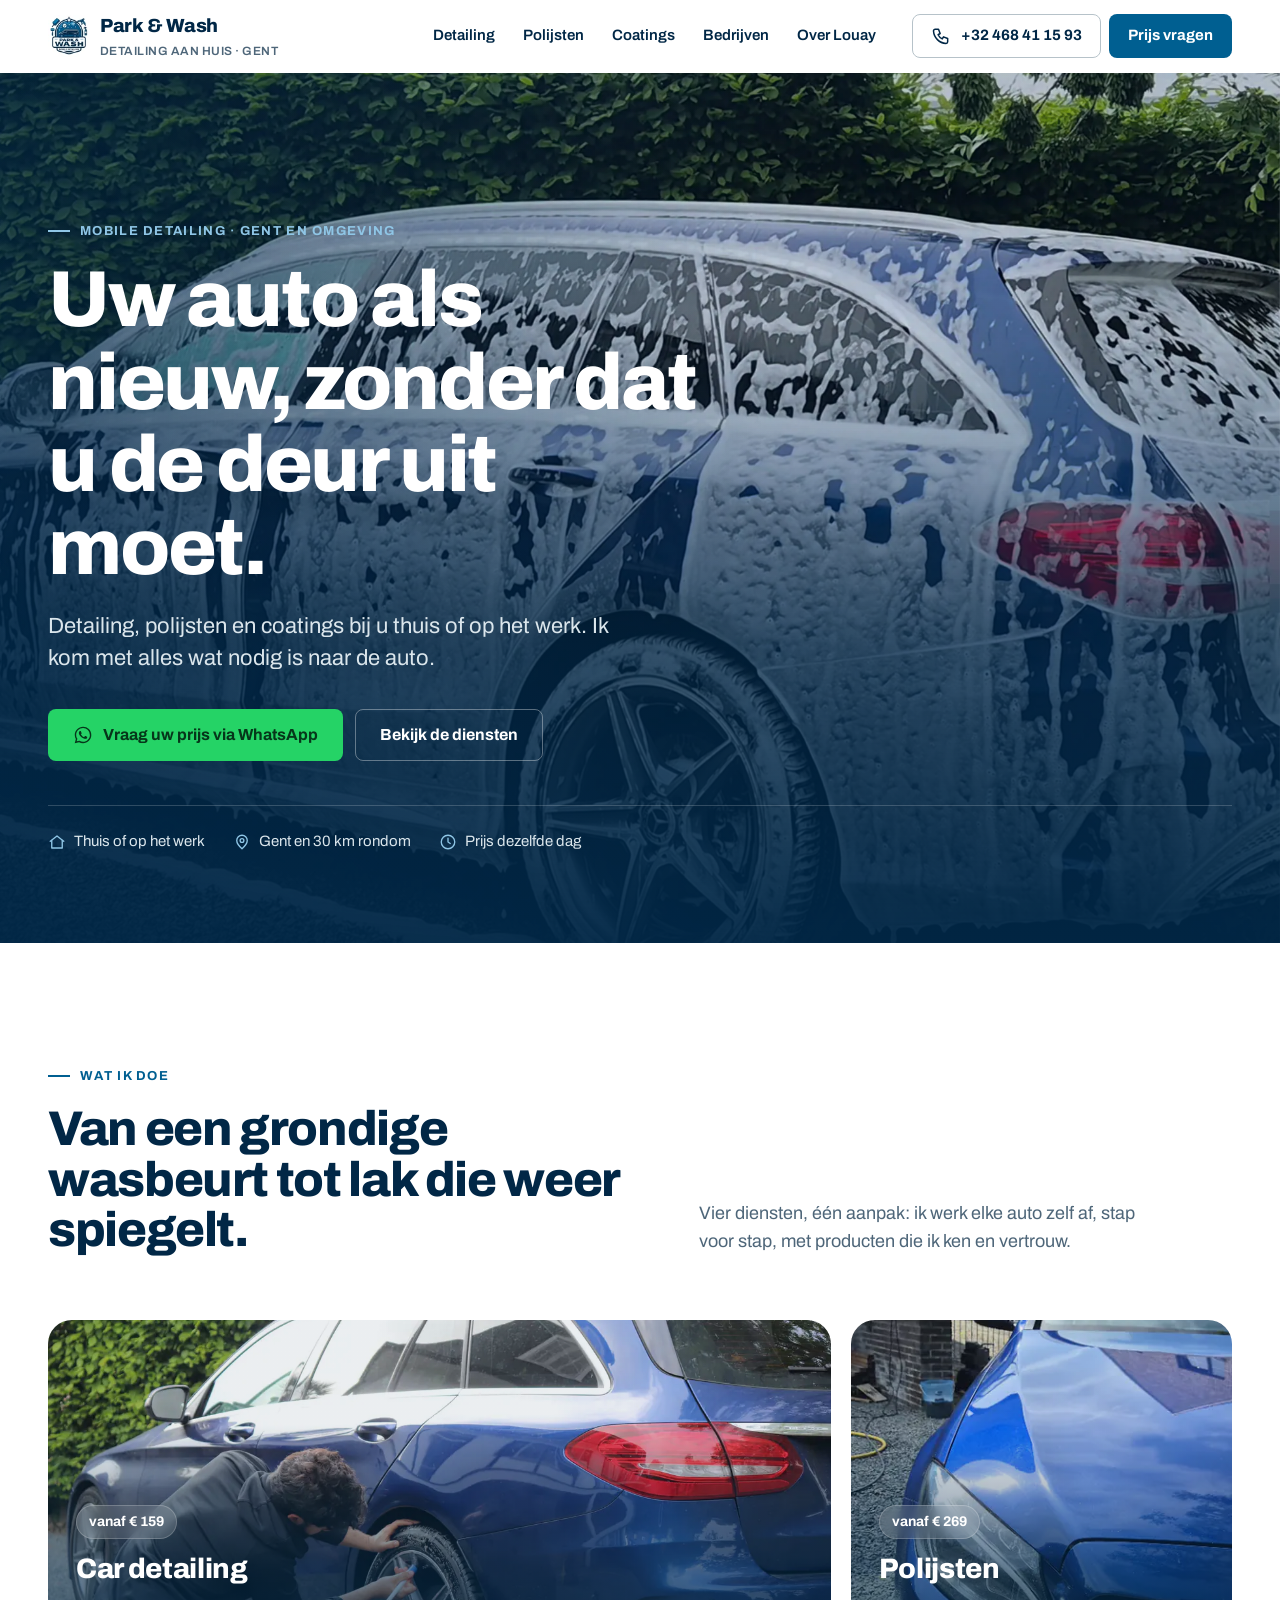
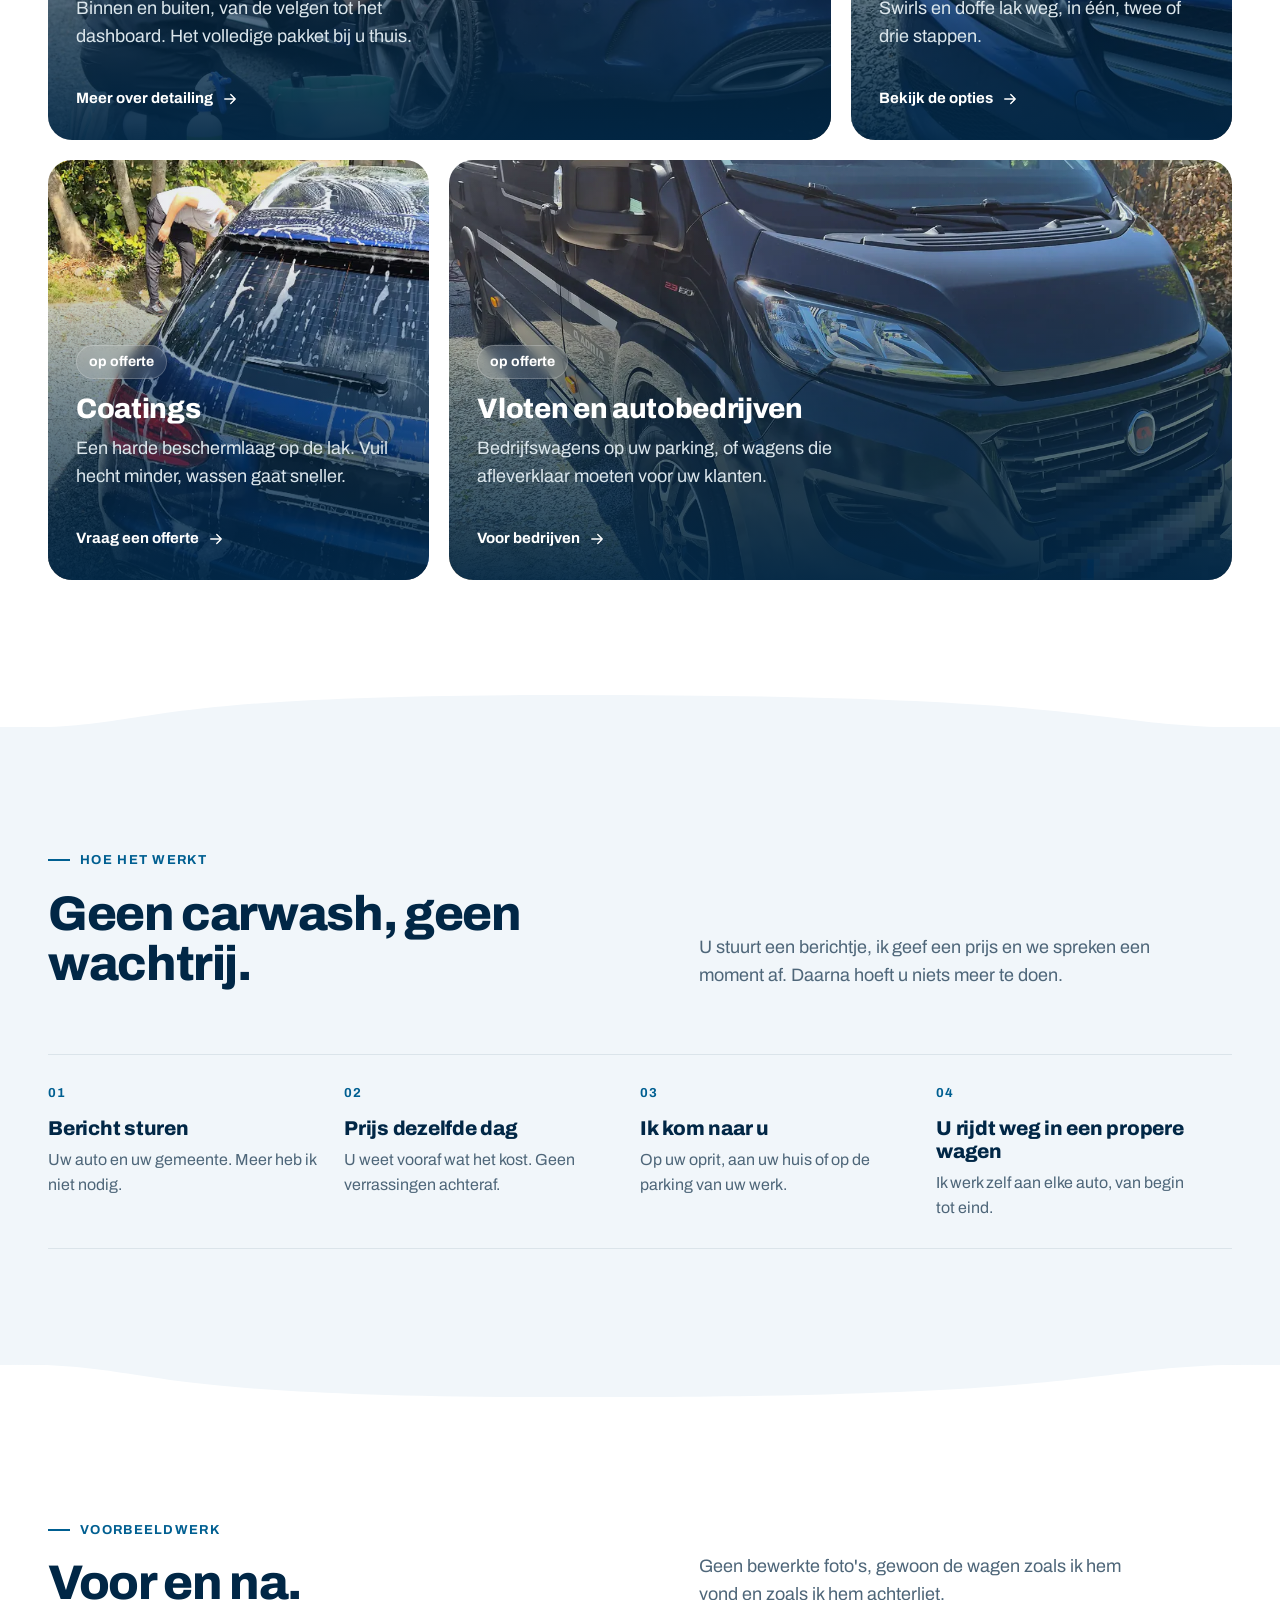
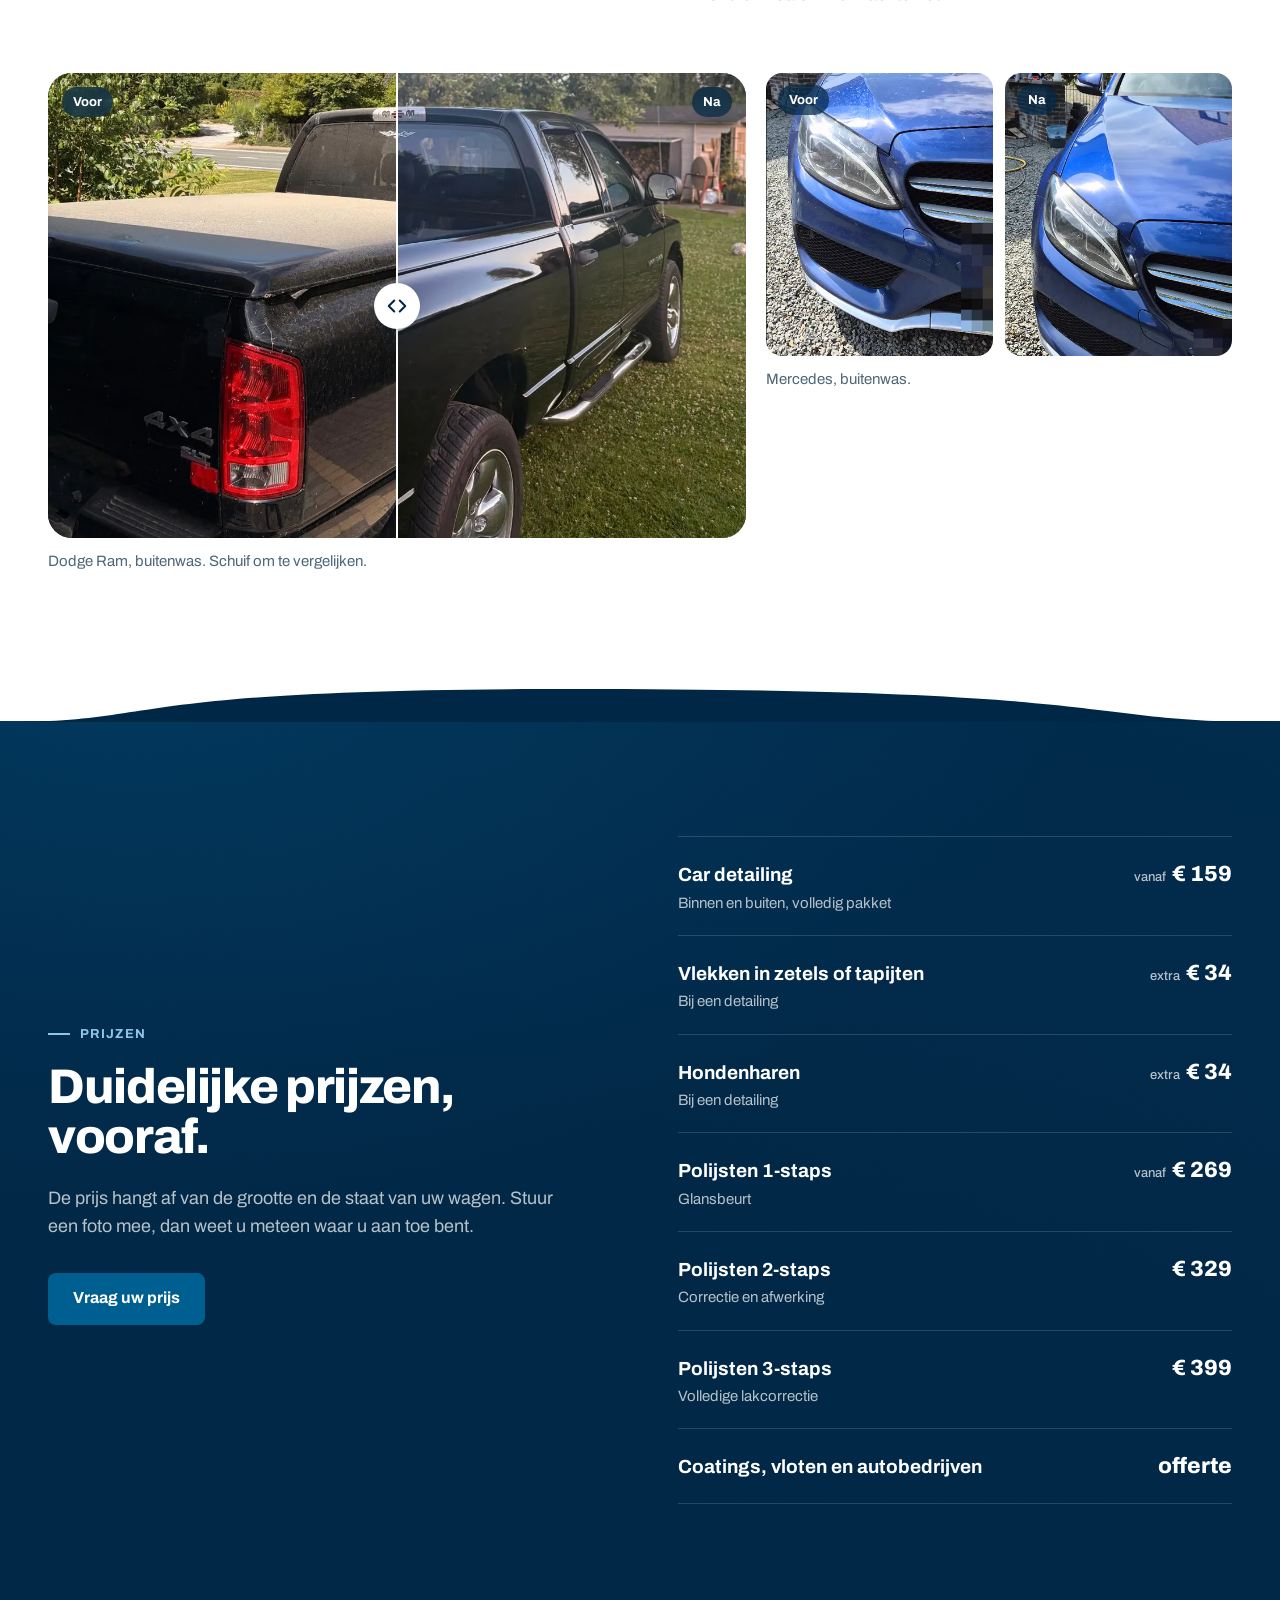
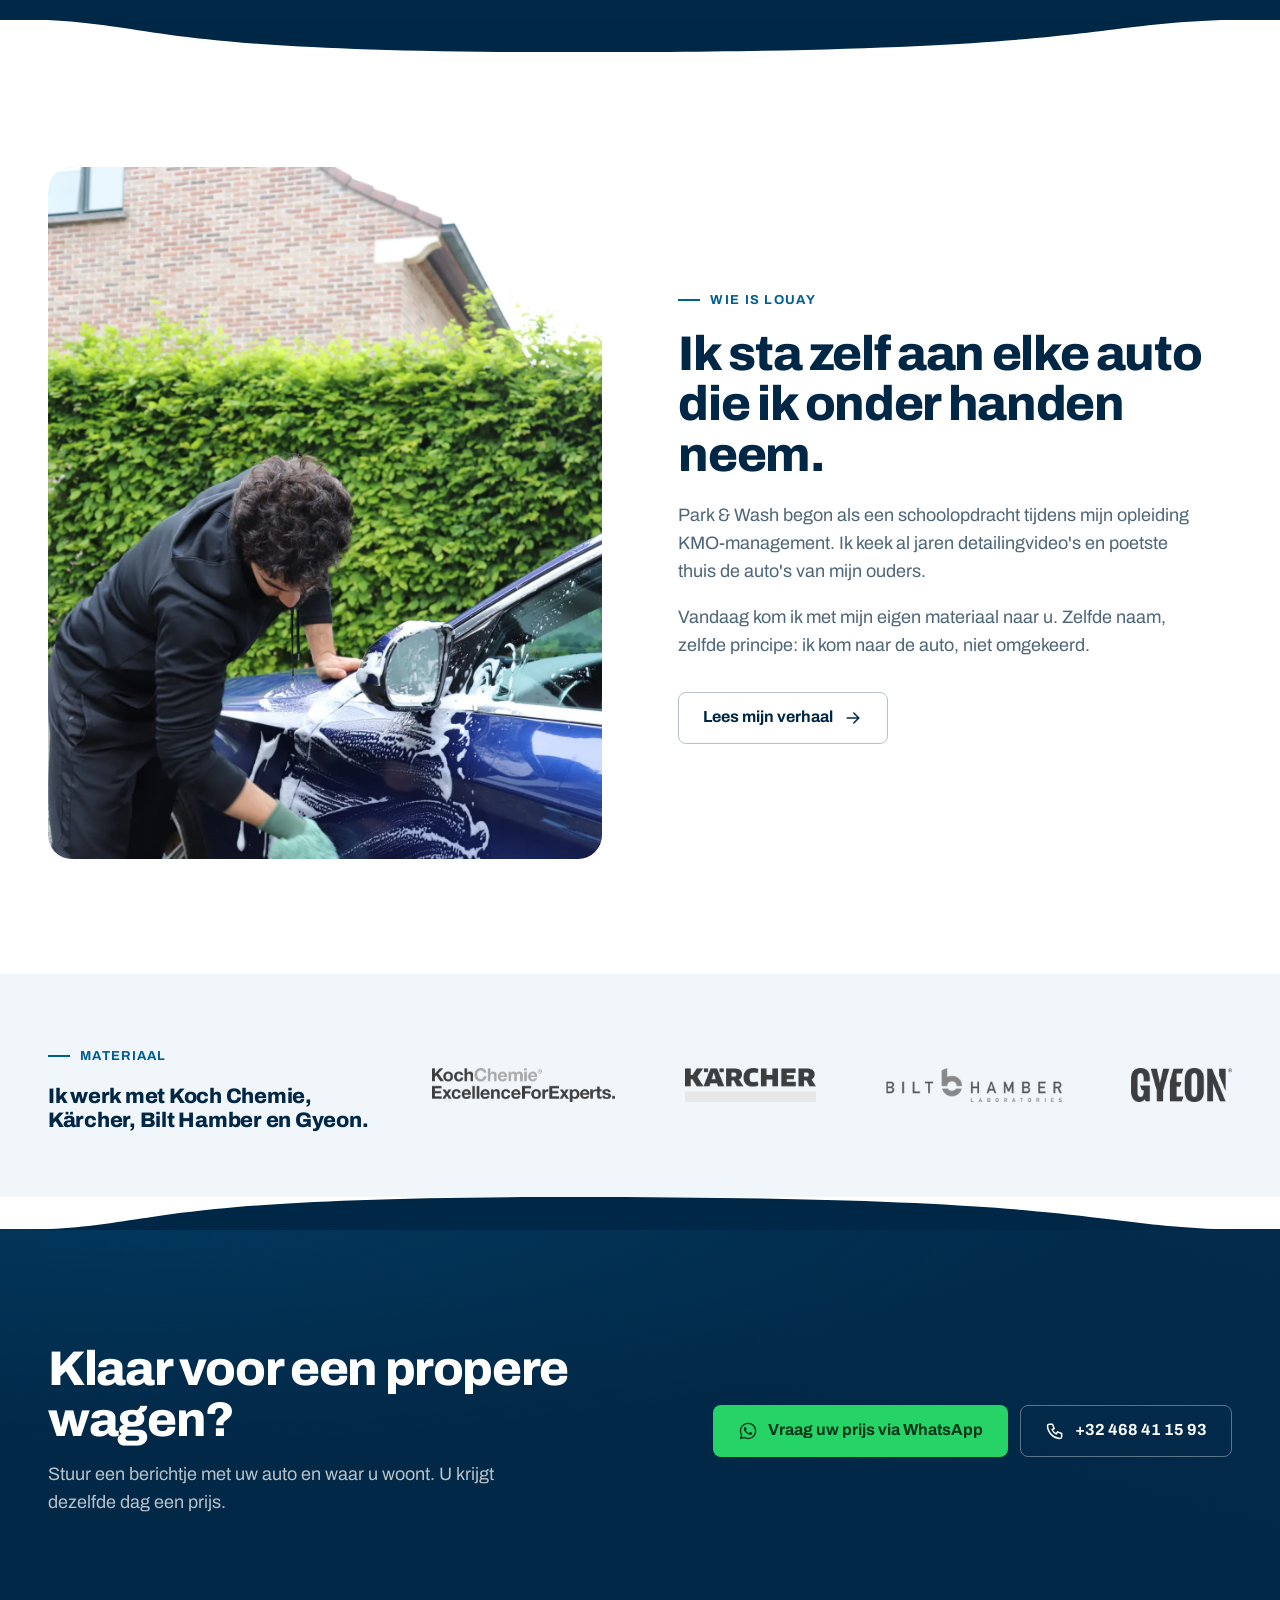
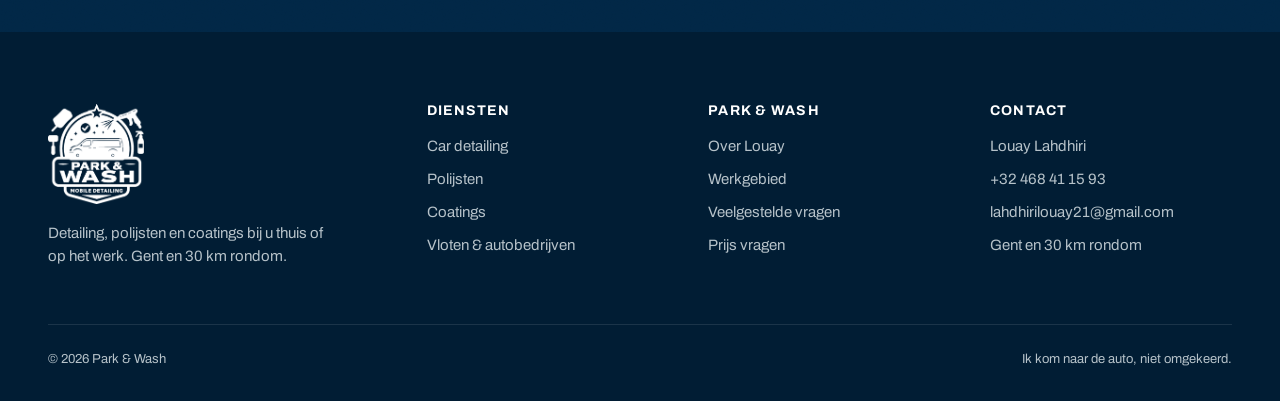
<file: index.html>
<!doctype html>
<html lang="nl-BE">
<head>
<meta charset="utf-8">
<meta name="viewport" content="width=device-width, initial-scale=1">
<title>Park &amp; Wash · Detailing, polijsten en coatings aan huis in Gent</title>
<meta name="description" content="Professionele car detailing aan huis in Gent en 30 km rondom. Detailing vanaf € 159, polijsten vanaf € 269, coatings op offerte.">
<link rel="canonical" href="https://www.parknwash.be/">
<meta property="og:type" content="website">
<meta property="og:locale" content="nl_BE">
<meta property="og:site_name" content="Park &amp; Wash">
<meta property="og:title" content="Park &amp; Wash · Detailing, polijsten en coatings aan huis in Gent">
<meta property="og:description" content="Professionele car detailing aan huis in Gent en 30 km rondom. Detailing vanaf € 159, polijsten vanaf € 269, coatings op offerte.">
<meta property="og:image" content="https://www.parknwash.be/assets/img/og-parkwash.png">
<meta name="theme-color" content="#012746">
<link rel="icon" href="assets/img/merkteken-64.webp" type="image/webp">
<link rel="preconnect" href="https://fonts.googleapis.com">
<link rel="preconnect" href="https://fonts.gstatic.com" crossorigin>
<link href="https://fonts.googleapis.com/css2?family=Archivo:wght@400;500;600;700;800&display=swap" rel="stylesheet">
<link rel="stylesheet" href="assets/css/style.css">
</head>
<body>
<a class="skip" href="#inhoud">Naar de inhoud</a>
<header class="site-header">
  <div class="wrap header-inner">
    <a class="brand" href="index.html" aria-label="Park &amp; Wash, naar de startpagina">
      <img src="assets/img/merkteken-64.webp" alt="" width="40" height="42">
      <span>Park &amp; Wash<small>Detailing aan huis · Gent</small></span>
    </a>
    <nav class="nav" aria-label="Hoofdmenu"><a href="detailing.html">Detailing</a><a href="polijsten.html">Polijsten</a><a href="coatings.html">Coatings</a><a href="zakelijk.html">Bedrijven</a><a href="over.html">Over Louay</a></nav>
    <div class="header-cta">
      <a class="btn btn-ghost" href="tel:+32468411593"><svg viewBox="0 0 24 24" fill="none" stroke="currentColor" stroke-width="1.8" stroke-linecap="round" stroke-linejoin="round" aria-hidden="true" ><path d="M5 4h4l2 5-2.5 1.5a11 11 0 005 5L15 13l5 2v4a2 2 0 01-2 2A16 16 0 013 6a2 2 0 012-2"/></svg> +32 468 41 15 93</a>
      <a class="btn btn-primary" href="contact.html">Prijs vragen</a>
    </div>
    <button class="menu-toggle" type="button" aria-label="Menu" aria-expanded="false" aria-controls="mnav"><svg viewBox="0 0 24 24" fill="none" stroke="currentColor" stroke-width="1.8" stroke-linecap="round" stroke-linejoin="round" aria-hidden="true" stroke-width="2"><path d="M4 7h16M4 12h16M4 17h16"/></svg></button>
  </div>
</header>
<nav class="mobile-nav" id="mnav" aria-label="Menu mobiel">
  <a class="m-link" href="index.html">Home<span>Start</span></a><a class="m-link" href="detailing.html">Detailing<span>vanaf € 159</span></a><a class="m-link" href="polijsten.html">Polijsten<span>vanaf € 269</span></a><a class="m-link" href="coatings.html">Coatings<span>op offerte</span></a><a class="m-link" href="zakelijk.html">Bedrijven<span>vloot &amp; garages</span></a><a class="m-link" href="over.html">Over Louay<span>wie ik ben</span></a>
  <a class="m-link" href="contact.html">Contact<span>prijs vragen</span></a>
  <div class="btn-row">
    <a class="btn btn-wa" href="https://wa.me/32468411593?text=Dag%20Louay%2C%20ik%20zag%20uw%20website.%20Ik%20wil%20graag%20een%20prijs.%20Mijn%20wagen%20is%20een%20...%20en%20ik%20woon%20in%20..." target="_blank" rel="noopener"><svg viewBox="0 0 24 24" aria-hidden="true" fill="currentColor"><path d="M12.04 2C6.58 2 2.13 6.45 2.13 11.91c0 1.75.46 3.45 1.32 4.95L2.05 22l5.25-1.38a9.9 9.9 0 004.74 1.21h.01c5.46 0 9.91-4.45 9.91-9.91 0-2.65-1.03-5.14-2.9-7.01A9.82 9.82 0 0012.04 2zm.01 18.15h-.01a8.2 8.2 0 01-4.19-1.15l-.3-.18-3.12.82.83-3.04-.2-.31a8.2 8.2 0 01-1.26-4.38c0-4.54 3.7-8.23 8.25-8.23 2.2 0 4.27.86 5.82 2.42a8.18 8.18 0 012.41 5.83c0 4.54-3.7 8.22-8.23 8.22zm4.52-6.16c-.25-.12-1.47-.72-1.69-.81-.23-.08-.39-.12-.56.12-.16.25-.64.81-.78.97-.14.17-.29.19-.54.06-.25-.12-1.05-.39-1.99-1.23-.74-.66-1.23-1.47-1.38-1.72-.14-.25-.02-.38.11-.51.11-.11.25-.29.37-.43.13-.15.17-.25.25-.41.08-.17.04-.31-.02-.43-.06-.12-.56-1.34-.76-1.84-.2-.48-.41-.42-.56-.43h-.48c-.17 0-.43.06-.66.31-.22.25-.86.85-.86 2.07 0 1.22.89 2.4 1.01 2.56.12.17 1.75 2.67 4.23 3.74.59.26 1.05.41 1.41.52.59.19 1.13.16 1.56.1.48-.07 1.47-.6 1.67-1.18.21-.58.21-1.07.14-1.18-.06-.1-.22-.16-.47-.28z"/></svg> WhatsApp</a>
    <a class="btn btn-ghost" href="tel:+32468411593" style="border-color:#ffffff59;color:#fff"><svg viewBox="0 0 24 24" fill="none" stroke="currentColor" stroke-width="1.8" stroke-linecap="round" stroke-linejoin="round" aria-hidden="true" ><path d="M5 4h4l2 5-2.5 1.5a11 11 0 005 5L15 13l5 2v4a2 2 0 01-2 2A16 16 0 013 6a2 2 0 012-2"/></svg> Bellen</a>
  </div>
</nav>
<main id="inhoud">
<section class="hero on-dark">
  <div class="hero-media"><img src="assets/img/01-hero-snowfoam.webp" alt="Een donkerblauwe Mercedes break staat volledig onder wit schuim op een grindoprit voor een groene haag" width="3200" height="1371" fetchpriority="high"></div>
  <div class="wrap hero-inner">
    <span class="eyebrow">Mobile detailing · Gent en omgeving</span>
    <h1>Uw auto als nieuw, zonder dat u de deur uit moet.</h1>
    <p class="lead">Detailing, polijsten en coatings bij u thuis of op het werk. Ik kom met alles wat nodig is naar de auto.</p>
    <div class="btn-row">
      <a class="btn btn-wa" href="https://wa.me/32468411593?text=Dag%20Louay%2C%20ik%20zag%20uw%20website.%20Ik%20wil%20graag%20een%20prijs.%20Mijn%20wagen%20is%20een%20...%20en%20ik%20woon%20in%20..." target="_blank" rel="noopener"><svg viewBox="0 0 24 24" aria-hidden="true" fill="currentColor"><path d="M12.04 2C6.58 2 2.13 6.45 2.13 11.91c0 1.75.46 3.45 1.32 4.95L2.05 22l5.25-1.38a9.9 9.9 0 004.74 1.21h.01c5.46 0 9.91-4.45 9.91-9.91 0-2.65-1.03-5.14-2.9-7.01A9.82 9.82 0 0012.04 2zm.01 18.15h-.01a8.2 8.2 0 01-4.19-1.15l-.3-.18-3.12.82.83-3.04-.2-.31a8.2 8.2 0 01-1.26-4.38c0-4.54 3.7-8.23 8.25-8.23 2.2 0 4.27.86 5.82 2.42a8.18 8.18 0 012.41 5.83c0 4.54-3.7 8.22-8.23 8.22zm4.52-6.16c-.25-.12-1.47-.72-1.69-.81-.23-.08-.39-.12-.56.12-.16.25-.64.81-.78.97-.14.17-.29.19-.54.06-.25-.12-1.05-.39-1.99-1.23-.74-.66-1.23-1.47-1.38-1.72-.14-.25-.02-.38.11-.51.11-.11.25-.29.37-.43.13-.15.17-.25.25-.41.08-.17.04-.31-.02-.43-.06-.12-.56-1.34-.76-1.84-.2-.48-.41-.42-.56-.43h-.48c-.17 0-.43.06-.66.31-.22.25-.86.85-.86 2.07 0 1.22.89 2.4 1.01 2.56.12.17 1.75 2.67 4.23 3.74.59.26 1.05.41 1.41.52.59.19 1.13.16 1.56.1.48-.07 1.47-.6 1.67-1.18.21-.58.21-1.07.14-1.18-.06-.1-.22-.16-.47-.28z"/></svg> Vraag uw prijs via WhatsApp</a>
      <a class="btn btn-ghost" href="#diensten">Bekijk de diensten</a>
    </div>
    <div class="hero-facts">
      <span><svg viewBox="0 0 24 24" fill="none" stroke="currentColor" stroke-width="1.8" stroke-linecap="round" stroke-linejoin="round" aria-hidden="true" ><path d="M3 11l9-7 9 7"/><path d="M5 10v10h14V10"/></svg> Thuis of op het werk</span>
      <span><svg viewBox="0 0 24 24" fill="none" stroke="currentColor" stroke-width="1.8" stroke-linecap="round" stroke-linejoin="round" aria-hidden="true" ><path d="M12 21s-7-6.1-7-11a7 7 0 0114 0c0 4.9-7 11-7 11z"/><circle cx="12" cy="10" r="2.5"/></svg> Gent en 30 km rondom</span>
      <span><svg viewBox="0 0 24 24" fill="none" stroke="currentColor" stroke-width="1.8" stroke-linecap="round" stroke-linejoin="round" aria-hidden="true" ><circle cx="12" cy="12" r="9"/><path d="M12 7v5l3 2"/></svg> Prijs dezelfde dag</span>
    </div>
  </div>
</section>

<section class="section" id="diensten">
  <div class="wrap">
    <div class="section-head reveal">
      <div><span class="eyebrow">Wat ik doe</span><h2>Van een grondige wasbeurt tot lak die weer spiegelt.</h2></div>
      <p>Vier diensten, één aanpak: ik werk elke auto zelf af, stap voor stap, met producten die ik ken en vertrouw.</p>
    </div>
    <div class="services">
      <a class="svc wide reveal" href="detailing.html">
        <img src="assets/img/02-dienst-detailing.webp" alt="Louay borstelt de velg van een donkerblauwe break schoon" width="1200" height="800" loading="lazy">
        <div class="svc-body"><span class="price">vanaf € 159</span><h3>Car detailing</h3><p>Binnen en buiten, van de velgen tot het dashboard. Het volledige pakket bij u thuis.</p><span class="more">Meer over detailing <svg viewBox="0 0 24 24" fill="none" stroke="currentColor" stroke-width="1.8" stroke-linecap="round" stroke-linejoin="round" aria-hidden="true" ><path d="M5 12h14M13 6l6 6-6 6"/></svg></span></div>
      </a>
      <a class="svc reveal" href="polijsten.html">
        <img src="assets/img/07-voorna-mercedes-na.webp" alt="De motorkap van een blauwe Mercedes glimt in de zon" width="400" height="500" loading="lazy">
        <div class="svc-body"><span class="price">vanaf € 269</span><h3>Polijsten</h3><p>Swirls en doffe lak weg, in één, twee of drie stappen.</p><span class="more">Bekijk de opties <svg viewBox="0 0 24 24" fill="none" stroke="currentColor" stroke-width="1.8" stroke-linecap="round" stroke-linejoin="round" aria-hidden="true" ><path d="M5 12h14M13 6l6 6-6 6"/></svg></span></div>
      </a>
      <a class="svc reveal" href="coatings.html">
        <img src="assets/img/16-buitenwas-07-beschermlaag.webp" alt="Een blauwe Mercedes-break onder wit schuim op een grindoprit" width="480" height="600" loading="lazy">
        <div class="svc-body"><span class="price">op offerte</span><h3>Coatings</h3><p>Een harde beschermlaag op de lak. Vuil hecht minder, wassen gaat sneller.</p><span class="more">Vraag een offerte <svg viewBox="0 0 24 24" fill="none" stroke="currentColor" stroke-width="1.8" stroke-linecap="round" stroke-linejoin="round" aria-hidden="true" ><path d="M5 12h14M13 6l6 6-6 6"/></svg></span></div>
      </a>
      <a class="svc wide reveal" href="zakelijk.html">
        <img src="assets/img/15-vloot-bedrijfsparking.webp" alt="Een zwarte campervan staat op een grindoprit" width="1280" height="1600" loading="lazy" style="object-position:50% 60%">
        <div class="svc-body"><span class="price">op offerte</span><h3>Vloten en autobedrijven</h3><p>Bedrijfswagens op uw parking, of wagens die afleverklaar moeten voor uw klanten.</p><span class="more">Voor bedrijven <svg viewBox="0 0 24 24" fill="none" stroke="currentColor" stroke-width="1.8" stroke-linecap="round" stroke-linejoin="round" aria-hidden="true" ><path d="M5 12h14M13 6l6 6-6 6"/></svg></span></div>
      </a>
    </div>
  </div>
</section>

<svg class="wave wave-top" style="color:#f1f6fa" viewBox="0 0 800 80" preserveAspectRatio="none" aria-hidden="true"><path d="M0 80C106.8 80 67.64 0 356 0C715.64 0 666.8 80 800 80V80Z"/></svg>
<section class="section section-tint">
  <div class="wrap">
    <div class="section-head reveal">
      <div><span class="eyebrow">Hoe het werkt</span><h2>Geen carwash, geen wachtrij.</h2></div>
      <p>U stuurt een berichtje, ik geef een prijs en we spreken een moment af. Daarna hoeft u niets meer te doen.</p>
    </div>
    <div class="features">
      <div class="feature reveal"><span class="k">01</span><h3>Bericht sturen</h3><p>Uw auto en uw gemeente. Meer heb ik niet nodig.</p></div>
      <div class="feature reveal"><span class="k">02</span><h3>Prijs dezelfde dag</h3><p>U weet vooraf wat het kost. Geen verrassingen achteraf.</p></div>
      <div class="feature reveal"><span class="k">03</span><h3>Ik kom naar u</h3><p>Op uw oprit, aan uw huis of op de parking van uw werk.</p></div>
      <div class="feature reveal"><span class="k">04</span><h3>U rijdt weg in een propere wagen</h3><p>Ik werk zelf aan elke auto, van begin tot eind.</p></div>
    </div>
  </div>
</section>
<svg class="wave wave-bottom" style="color:#f1f6fa" viewBox="0 0 800 80" preserveAspectRatio="none" aria-hidden="true"><path d="M0 0C106.8 0 67.64 80 356 80C715.64 80 666.8 0 800 0V0Z"/></svg>

<section class="section">
  <div class="wrap">
    <div class="section-head reveal">
      <div><span class="eyebrow">Voorbeeldwerk</span><h2>Voor en na.</h2></div>
      <p>Geen bewerkte foto's, gewoon de wagen zoals ik hem vond en zoals ik hem achterliet.</p>
    </div>
    <div class="work-grid">
      <div class="reveal"><div class="ba" aria-label="Voor en na vergelijking">
  <img src="assets/img/06-voorna-pickup-voor.webp" alt="Een zwarte Dodge Ram pick-up, stoffig en vol droogvlekken" width="1200" height="800" loading="lazy">
  <img class="after" src="assets/img/06-voorna-pickup-na.webp" alt="Dezelfde Dodge Ram na de beurt, de bomen spiegelen in de lak" width="1200" height="800" loading="lazy">
  <span class="lbl l">Voor</span><span class="lbl r">Na</span>
  <div class="handle"></div>
  <input type="range" min="0" max="100" value="50" aria-label="Schuif om voor en na te vergelijken">
</div><p class="ba-cap">Dodge Ram, buitenwas. Schuif om te vergelijken.</p></div>
      <div class="reveal"><div class="pair">
  <figure><img src="assets/img/07-voorna-mercedes-voor.webp" alt="Blauwe Mercedes met stoffige lak en watervlekken op de motorkap" width="400" height="500" loading="lazy"><span class="lbl">Voor</span></figure>
  <figure><img src="assets/img/07-voorna-mercedes-na.webp" alt="Dezelfde Mercedes glimt in de zon" width="400" height="500" loading="lazy"><span class="lbl">Na</span></figure>
</div><p class="ba-cap">Mercedes, buitenwas.</p></div>
    </div>
  </div>
</section>

<svg class="wave wave-top" style="color:#012746" viewBox="0 0 800 80" preserveAspectRatio="none" aria-hidden="true"><path d="M0 80C106.8 80 67.64 0 356 0C715.64 0 666.8 80 800 80V80Z"/></svg>
<section class="section section-navy grain on-dark">
  <div class="wrap split">
    <div class="reveal">
      <span class="eyebrow">Prijzen</span>
      <h2>Duidelijke prijzen, vooraf.</h2>
      <p>De prijs hangt af van de grootte en de staat van uw wagen. Stuur een foto mee, dan weet u meteen waar u aan toe bent.</p>
      <div class="btn-row mt-m"><a class="btn btn-primary" href="contact.html">Vraag uw prijs</a></div>
    </div>
    <div class="reveal">
      <ul class="rate-list">
        <li><span class="n">Car detailing<small>Binnen en buiten, volledig pakket</small></span><span class="p"><small>vanaf</small>€ 159</span></li>
        <li><span class="n">Vlekken in zetels of tapijten<small>Bij een detailing</small></span><span class="p"><small>extra</small>€ 34</span></li>
        <li><span class="n">Hondenharen<small>Bij een detailing</small></span><span class="p"><small>extra</small>€ 34</span></li>
        <li><span class="n">Polijsten 1-staps<small>Glansbeurt</small></span><span class="p"><small>vanaf</small>€ 269</span></li>
        <li><span class="n">Polijsten 2-staps<small>Correctie en afwerking</small></span><span class="p">€ 329</span></li>
        <li><span class="n">Polijsten 3-staps<small>Volledige lakcorrectie</small></span><span class="p">€ 399</span></li>
        <li><span class="n">Coatings, vloten en autobedrijven</span><span class="p">offerte</span></li>
      </ul>
    </div>
  </div>
</section>
<svg class="wave wave-bottom" style="color:#012746" viewBox="0 0 800 80" preserveAspectRatio="none" aria-hidden="true"><path d="M0 0C106.8 0 67.64 80 356 80C715.64 80 666.8 0 800 0V0Z"/></svg>

<section class="section">
  <div class="wrap split">
    <figure class="photo tall reveal" style="margin:0"><img src="assets/img/05-portret-louay-bestelwagen.webp" alt="Louay wast met een groene washand de voorkant van een donkerblauwe auto vol schuim" width="1280" height="1600" loading="lazy"></figure>
    <div class="reveal">
      <span class="eyebrow">Wie is Louay</span>
      <h2>Ik sta zelf aan elke auto die ik onder handen neem.</h2>
      <p>Park &amp; Wash begon als een schoolopdracht tijdens mijn opleiding KMO-management. Ik keek al jaren detailingvideo's en poetste thuis de auto's van mijn ouders.</p>
      <p>Vandaag kom ik met mijn eigen materiaal naar u. Zelfde naam, zelfde principe: ik kom naar de auto, niet omgekeerd.</p>
      <div class="btn-row mt-m"><a class="btn btn-ghost" href="over.html">Lees mijn verhaal <svg viewBox="0 0 24 24" fill="none" stroke="currentColor" stroke-width="1.8" stroke-linecap="round" stroke-linejoin="round" aria-hidden="true" ><path d="M5 12h14M13 6l6 6-6 6"/></svg></a></div>
    </div>
  </div>
</section>

<section class="section section-tint" style="padding-block:64px">
  <div class="wrap reveal"><div class="brands-row">
  <div><span class="eyebrow">Materiaal</span><h3>Ik werk met Koch Chemie,<br>Kärcher, Bilt Hamber en Gyeon.</h3></div>
  <div class="brands">
    <img src="assets/merken/koch-chemie.webp" alt="Koch Chemie" width="515" height="96" loading="lazy">
    <img src="assets/merken/kaercher.webp" alt="Kärcher" width="371" height="96" loading="lazy">
    <img src="assets/merken/bilt-hamber.webp" alt="Bilt Hamber" width="496" height="96" loading="lazy">
    <img src="assets/merken/gyeon.webp" alt="Gyeon" width="284" height="96" loading="lazy">
  </div>
</div></div>
</section>
<svg class="wave wave-top" style="color:#012746" viewBox="0 0 800 80" preserveAspectRatio="none" aria-hidden="true"><path d="M0 80C106.8 80 67.64 0 356 0C715.64 0 666.8 80 800 80V80Z"/></svg>
<section class="section section-navy grain on-dark">
  <div class="wrap cta-band reveal">
    <div>
      <h2>Klaar voor een propere wagen?</h2>
      <p>Stuur een berichtje met uw auto en waar u woont. U krijgt dezelfde dag een prijs.</p>
    </div>
    <div class="btn-row">
      <a class="btn btn-wa" href="https://wa.me/32468411593?text=Dag%20Louay%2C%20ik%20zag%20uw%20website.%20Ik%20wil%20graag%20een%20prijs.%20Mijn%20wagen%20is%20een%20...%20en%20ik%20woon%20in%20..." target="_blank" rel="noopener"><svg viewBox="0 0 24 24" aria-hidden="true" fill="currentColor"><path d="M12.04 2C6.58 2 2.13 6.45 2.13 11.91c0 1.75.46 3.45 1.32 4.95L2.05 22l5.25-1.38a9.9 9.9 0 004.74 1.21h.01c5.46 0 9.91-4.45 9.91-9.91 0-2.65-1.03-5.14-2.9-7.01A9.82 9.82 0 0012.04 2zm.01 18.15h-.01a8.2 8.2 0 01-4.19-1.15l-.3-.18-3.12.82.83-3.04-.2-.31a8.2 8.2 0 01-1.26-4.38c0-4.54 3.7-8.23 8.25-8.23 2.2 0 4.27.86 5.82 2.42a8.18 8.18 0 012.41 5.83c0 4.54-3.7 8.22-8.23 8.22zm4.52-6.16c-.25-.12-1.47-.72-1.69-.81-.23-.08-.39-.12-.56.12-.16.25-.64.81-.78.97-.14.17-.29.19-.54.06-.25-.12-1.05-.39-1.99-1.23-.74-.66-1.23-1.47-1.38-1.72-.14-.25-.02-.38.11-.51.11-.11.25-.29.37-.43.13-.15.17-.25.25-.41.08-.17.04-.31-.02-.43-.06-.12-.56-1.34-.76-1.84-.2-.48-.41-.42-.56-.43h-.48c-.17 0-.43.06-.66.31-.22.25-.86.85-.86 2.07 0 1.22.89 2.4 1.01 2.56.12.17 1.75 2.67 4.23 3.74.59.26 1.05.41 1.41.52.59.19 1.13.16 1.56.1.48-.07 1.47-.6 1.67-1.18.21-.58.21-1.07.14-1.18-.06-.1-.22-.16-.47-.28z"/></svg> Vraag uw prijs via WhatsApp</a>
      <a class="btn btn-ghost" href="tel:+32468411593"><svg viewBox="0 0 24 24" fill="none" stroke="currentColor" stroke-width="1.8" stroke-linecap="round" stroke-linejoin="round" aria-hidden="true" ><path d="M5 4h4l2 5-2.5 1.5a11 11 0 005 5L15 13l5 2v4a2 2 0 01-2 2A16 16 0 013 6a2 2 0 012-2"/></svg> +32 468 41 15 93</a>
    </div>
  </div>
</section>
</main>
<footer class="site-footer">
  <div class="wrap">
    <div class="footer-grid">
      <div class="footer-brand">
        <img src="assets/img/logo-parkwash-wit.webp" alt="Park &amp; Wash mobile detailing" width="96" height="100" loading="lazy">
        <p>Detailing, polijsten en coatings bij u thuis of op het werk. Gent en 30 km rondom.</p>
      </div>
      <div>
        <h4>Diensten</h4>
        <ul>
          <li><a href="detailing.html">Car detailing</a></li>
          <li><a href="polijsten.html">Polijsten</a></li>
          <li><a href="coatings.html">Coatings</a></li>
          <li><a href="zakelijk.html">Vloten &amp; autobedrijven</a></li>
        </ul>
      </div>
      <div>
        <h4>Park &amp; Wash</h4>
        <ul>
          <li><a href="over.html">Over Louay</a></li>
          <li><a href="over.html#werkgebied">Werkgebied</a></li>
          <li><a href="over.html#vragen">Veelgestelde vragen</a></li>
          <li><a href="contact.html">Prijs vragen</a></li>
        </ul>
      </div>
      <div>
        <h4>Contact</h4>
        <ul>
          <li>Louay Lahdhiri</li>
          <li><a href="tel:+32468411593">+32 468 41 15 93</a></li>
          <li><a href="mailto:lahdhirilouay21@gmail.com">lahdhirilouay21@gmail.com</a></li>
          <li>Gent en 30 km rondom</li>
        </ul>
      </div>
    </div>
    <div class="footer-bottom">
      <span>© <span data-year>2026</span> Park &amp; Wash</span>
      <span>Ik kom naar de auto, niet omgekeerd.</span>
    </div>
  </div>
</footer>
<a class="wa-float" href="https://wa.me/32468411593?text=Dag%20Louay%2C%20ik%20zag%20uw%20website.%20Ik%20wil%20graag%20een%20prijs.%20Mijn%20wagen%20is%20een%20...%20en%20ik%20woon%20in%20..." target="_blank" rel="noopener" aria-label="Stuur een WhatsApp-bericht"><svg viewBox="0 0 24 24" aria-hidden="true" fill="currentColor"><path d="M12.04 2C6.58 2 2.13 6.45 2.13 11.91c0 1.75.46 3.45 1.32 4.95L2.05 22l5.25-1.38a9.9 9.9 0 004.74 1.21h.01c5.46 0 9.91-4.45 9.91-9.91 0-2.65-1.03-5.14-2.9-7.01A9.82 9.82 0 0012.04 2zm.01 18.15h-.01a8.2 8.2 0 01-4.19-1.15l-.3-.18-3.12.82.83-3.04-.2-.31a8.2 8.2 0 01-1.26-4.38c0-4.54 3.7-8.23 8.25-8.23 2.2 0 4.27.86 5.82 2.42a8.18 8.18 0 012.41 5.83c0 4.54-3.7 8.22-8.23 8.22zm4.52-6.16c-.25-.12-1.47-.72-1.69-.81-.23-.08-.39-.12-.56.12-.16.25-.64.81-.78.97-.14.17-.29.19-.54.06-.25-.12-1.05-.39-1.99-1.23-.74-.66-1.23-1.47-1.38-1.72-.14-.25-.02-.38.11-.51.11-.11.25-.29.37-.43.13-.15.17-.25.25-.41.08-.17.04-.31-.02-.43-.06-.12-.56-1.34-.76-1.84-.2-.48-.41-.42-.56-.43h-.48c-.17 0-.43.06-.66.31-.22.25-.86.85-.86 2.07 0 1.22.89 2.4 1.01 2.56.12.17 1.75 2.67 4.23 3.74.59.26 1.05.41 1.41.52.59.19 1.13.16 1.56.1.48-.07 1.47-.6 1.67-1.18.21-.58.21-1.07.14-1.18-.06-.1-.22-.16-.47-.28z"/></svg></a>
<script src="assets/js/main.js" defer></script>
</body>
</html>
</file>
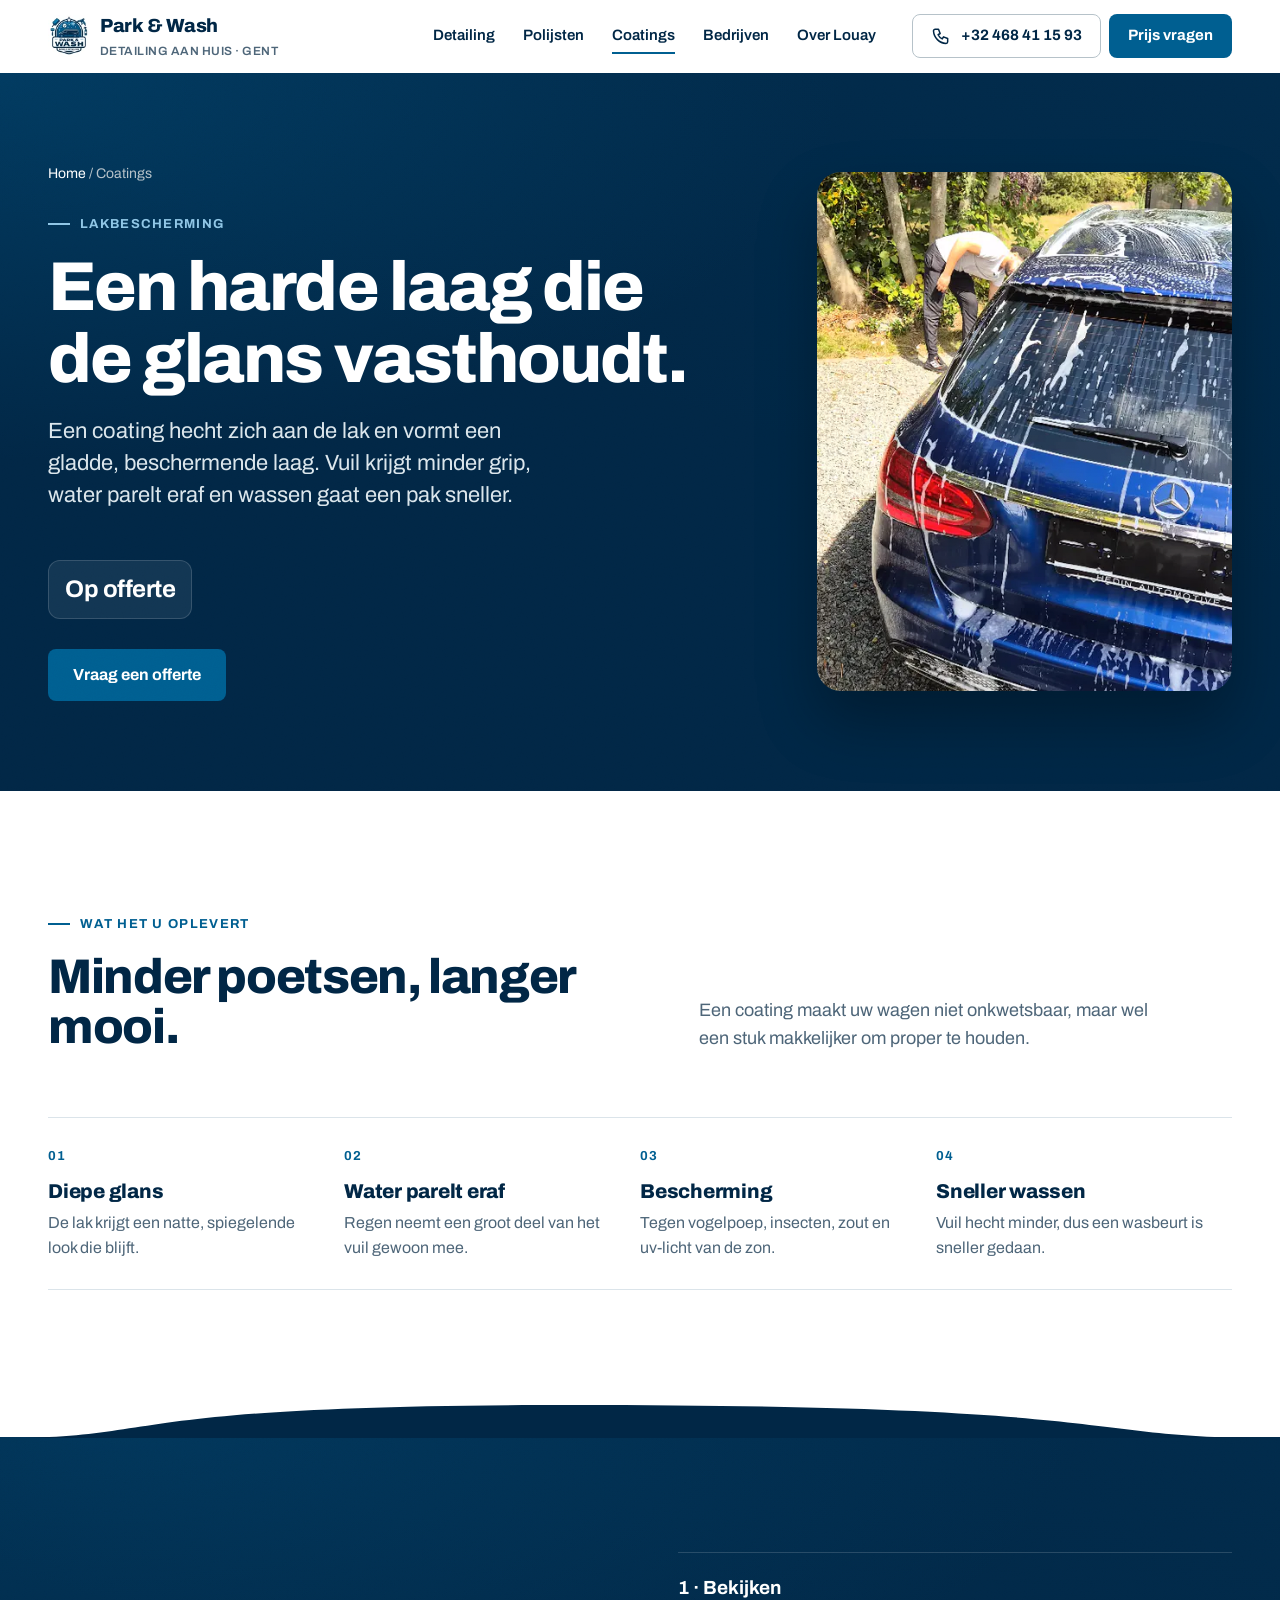
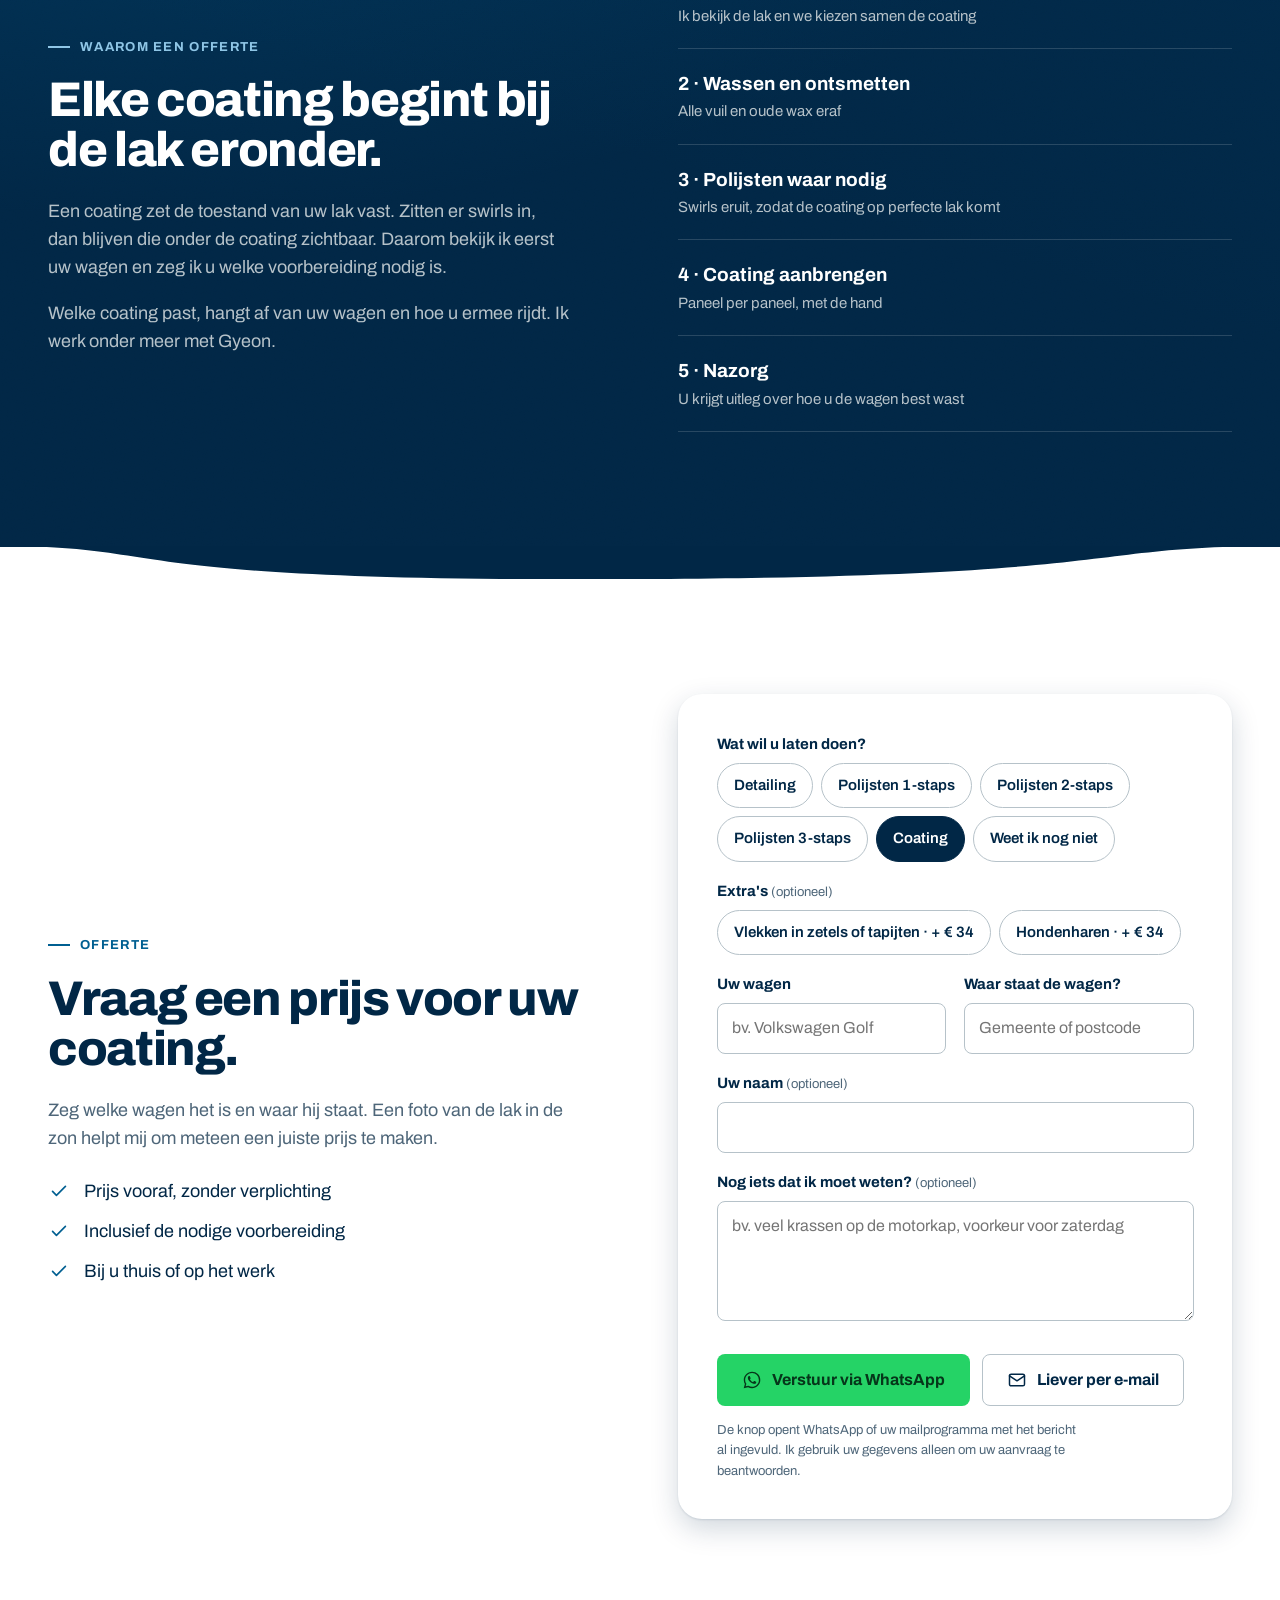
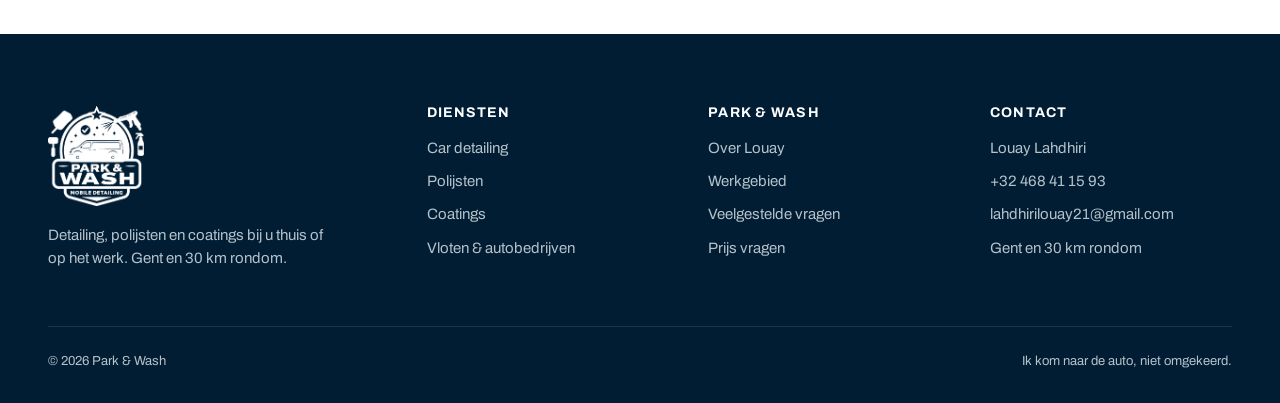
<file: coatings.html>
<!doctype html>
<html lang="nl-BE">
<head>
<meta charset="utf-8">
<meta name="viewport" content="width=device-width, initial-scale=1">
<title>Keramische coating aan huis · Park &amp; Wash Gent</title>
<meta name="description" content="Een coating beschermt uw lak tegen vuil, vogelpoep en zon. Coatings op maat bij u thuis in Gent en omstreken. Vraag een offerte.">
<link rel="canonical" href="https://www.parknwash.be/coatings.html">
<meta property="og:type" content="website">
<meta property="og:locale" content="nl_BE">
<meta property="og:site_name" content="Park &amp; Wash">
<meta property="og:title" content="Keramische coating aan huis · Park &amp; Wash Gent">
<meta property="og:description" content="Een coating beschermt uw lak tegen vuil, vogelpoep en zon. Coatings op maat bij u thuis in Gent en omstreken. Vraag een offerte.">
<meta property="og:image" content="https://www.parknwash.be/assets/img/og-parkwash.png">
<meta name="theme-color" content="#012746">
<link rel="icon" href="assets/img/merkteken-64.webp" type="image/webp">
<link rel="preconnect" href="https://fonts.googleapis.com">
<link rel="preconnect" href="https://fonts.gstatic.com" crossorigin>
<link href="https://fonts.googleapis.com/css2?family=Archivo:wght@400;500;600;700;800&display=swap" rel="stylesheet">
<link rel="stylesheet" href="assets/css/style.css">
</head>
<body>
<a class="skip" href="#inhoud">Naar de inhoud</a>
<header class="site-header">
  <div class="wrap header-inner">
    <a class="brand" href="index.html" aria-label="Park &amp; Wash, naar de startpagina">
      <img src="assets/img/merkteken-64.webp" alt="" width="40" height="42">
      <span>Park &amp; Wash<small>Detailing aan huis · Gent</small></span>
    </a>
    <nav class="nav" aria-label="Hoofdmenu"><a href="detailing.html">Detailing</a><a href="polijsten.html">Polijsten</a><a href="coatings.html" aria-current="page">Coatings</a><a href="zakelijk.html">Bedrijven</a><a href="over.html">Over Louay</a></nav>
    <div class="header-cta">
      <a class="btn btn-ghost" href="tel:+32468411593"><svg viewBox="0 0 24 24" fill="none" stroke="currentColor" stroke-width="1.8" stroke-linecap="round" stroke-linejoin="round" aria-hidden="true" ><path d="M5 4h4l2 5-2.5 1.5a11 11 0 005 5L15 13l5 2v4a2 2 0 01-2 2A16 16 0 013 6a2 2 0 012-2"/></svg> +32 468 41 15 93</a>
      <a class="btn btn-primary" href="contact.html">Prijs vragen</a>
    </div>
    <button class="menu-toggle" type="button" aria-label="Menu" aria-expanded="false" aria-controls="mnav"><svg viewBox="0 0 24 24" fill="none" stroke="currentColor" stroke-width="1.8" stroke-linecap="round" stroke-linejoin="round" aria-hidden="true" stroke-width="2"><path d="M4 7h16M4 12h16M4 17h16"/></svg></button>
  </div>
</header>
<nav class="mobile-nav" id="mnav" aria-label="Menu mobiel">
  <a class="m-link" href="index.html">Home<span>Start</span></a><a class="m-link" href="detailing.html">Detailing<span>vanaf € 159</span></a><a class="m-link" href="polijsten.html">Polijsten<span>vanaf € 269</span></a><a class="m-link" href="coatings.html">Coatings<span>op offerte</span></a><a class="m-link" href="zakelijk.html">Bedrijven<span>vloot &amp; garages</span></a><a class="m-link" href="over.html">Over Louay<span>wie ik ben</span></a>
  <a class="m-link" href="contact.html">Contact<span>prijs vragen</span></a>
  <div class="btn-row">
    <a class="btn btn-wa" href="https://wa.me/32468411593?text=Dag%20Louay%2C%20ik%20zag%20uw%20website.%20Ik%20wil%20graag%20een%20prijs.%20Mijn%20wagen%20is%20een%20...%20en%20ik%20woon%20in%20..." target="_blank" rel="noopener"><svg viewBox="0 0 24 24" aria-hidden="true" fill="currentColor"><path d="M12.04 2C6.58 2 2.13 6.45 2.13 11.91c0 1.75.46 3.45 1.32 4.95L2.05 22l5.25-1.38a9.9 9.9 0 004.74 1.21h.01c5.46 0 9.91-4.45 9.91-9.91 0-2.65-1.03-5.14-2.9-7.01A9.82 9.82 0 0012.04 2zm.01 18.15h-.01a8.2 8.2 0 01-4.19-1.15l-.3-.18-3.12.82.83-3.04-.2-.31a8.2 8.2 0 01-1.26-4.38c0-4.54 3.7-8.23 8.25-8.23 2.2 0 4.27.86 5.82 2.42a8.18 8.18 0 012.41 5.83c0 4.54-3.7 8.22-8.23 8.22zm4.52-6.16c-.25-.12-1.47-.72-1.69-.81-.23-.08-.39-.12-.56.12-.16.25-.64.81-.78.97-.14.17-.29.19-.54.06-.25-.12-1.05-.39-1.99-1.23-.74-.66-1.23-1.47-1.38-1.72-.14-.25-.02-.38.11-.51.11-.11.25-.29.37-.43.13-.15.17-.25.25-.41.08-.17.04-.31-.02-.43-.06-.12-.56-1.34-.76-1.84-.2-.48-.41-.42-.56-.43h-.48c-.17 0-.43.06-.66.31-.22.25-.86.85-.86 2.07 0 1.22.89 2.4 1.01 2.56.12.17 1.75 2.67 4.23 3.74.59.26 1.05.41 1.41.52.59.19 1.13.16 1.56.1.48-.07 1.47-.6 1.67-1.18.21-.58.21-1.07.14-1.18-.06-.1-.22-.16-.47-.28z"/></svg> WhatsApp</a>
    <a class="btn btn-ghost" href="tel:+32468411593" style="border-color:#ffffff59;color:#fff"><svg viewBox="0 0 24 24" fill="none" stroke="currentColor" stroke-width="1.8" stroke-linecap="round" stroke-linejoin="round" aria-hidden="true" ><path d="M5 4h4l2 5-2.5 1.5a11 11 0 005 5L15 13l5 2v4a2 2 0 01-2 2A16 16 0 013 6a2 2 0 012-2"/></svg> Bellen</a>
  </div>
</nav>
<main id="inhoud">
<section class="page-hero on-dark grain">
  <div class="wrap">
    <div>
      <div class="crumbs"><a href="index.html">Home</a> / Coatings</div>
      <span class="eyebrow">Lakbescherming</span>
      <h1>Een harde laag die de glans vasthoudt.</h1>
      <p class="lead">Een coating hecht zich aan de lak en vormt een gladde, beschermende laag. Vuil krijgt minder grip, water parelt eraf en wassen gaat een pak sneller.</p>
      <div class="hero-price"><strong>Op offerte</strong></div><div class="btn-row"><a class="btn btn-primary" href="#offerte">Vraag een offerte</a></div>
    </div>
    <figure class="ph-card"><img src="assets/img/16-buitenwas-07-beschermlaag.webp" alt="Een blauwe Mercedes-break onder schuim op een grindoprit" width="1280" height="1600"></figure>
  </div>
</section>

<section class="section">
  <div class="wrap">
    <div class="section-head reveal">
      <div><span class="eyebrow">Wat het u oplevert</span><h2>Minder poetsen, langer mooi.</h2></div>
      <p>Een coating maakt uw wagen niet onkwetsbaar, maar wel een stuk makkelijker om proper te houden.</p>
    </div>
    <div class="features">
      <div class="feature reveal"><span class="k">01</span><h3>Diepe glans</h3><p>De lak krijgt een natte, spiegelende look die blijft.</p></div>
      <div class="feature reveal"><span class="k">02</span><h3>Water parelt eraf</h3><p>Regen neemt een groot deel van het vuil gewoon mee.</p></div>
      <div class="feature reveal"><span class="k">03</span><h3>Bescherming</h3><p>Tegen vogelpoep, insecten, zout en uv-licht van de zon.</p></div>
      <div class="feature reveal"><span class="k">04</span><h3>Sneller wassen</h3><p>Vuil hecht minder, dus een wasbeurt is sneller gedaan.</p></div>
    </div>
  </div>
</section>

<svg class="wave wave-top" style="color:#012746" viewBox="0 0 800 80" preserveAspectRatio="none" aria-hidden="true"><path d="M0 80C106.8 80 67.64 0 356 0C715.64 0 666.8 80 800 80V80Z"/></svg>
<section class="section section-navy grain on-dark">
  <div class="wrap split">
    <div class="reveal">
      <span class="eyebrow">Waarom een offerte</span>
      <h2>Elke coating begint bij de lak eronder.</h2>
      <p>Een coating zet de toestand van uw lak vast. Zitten er swirls in, dan blijven die onder de coating zichtbaar. Daarom bekijk ik eerst uw wagen en zeg ik u welke voorbereiding nodig is.</p>
      <p>Welke coating past, hangt af van uw wagen en hoe u ermee rijdt. Ik werk onder meer met Gyeon.</p>
    </div>
    <div class="reveal">
      <ul class="rate-list">
        <li><span class="n">1 · Bekijken<small>Ik bekijk de lak en we kiezen samen de coating</small></span><span class="p"></span></li>
        <li><span class="n">2 · Wassen en ontsmetten<small>Alle vuil en oude wax eraf</small></span><span class="p"></span></li>
        <li><span class="n">3 · Polijsten waar nodig<small>Swirls eruit, zodat de coating op perfecte lak komt</small></span><span class="p"></span></li>
        <li><span class="n">4 · Coating aanbrengen<small>Paneel per paneel, met de hand</small></span><span class="p"></span></li>
        <li><span class="n">5 · Nazorg<small>U krijgt uitleg over hoe u de wagen best wast</small></span><span class="p"></span></li>
      </ul>
    </div>
  </div>
</section>
<svg class="wave wave-bottom" style="color:#012746" viewBox="0 0 800 80" preserveAspectRatio="none" aria-hidden="true"><path d="M0 0C106.8 0 67.64 80 356 80C715.64 80 666.8 0 800 0V0Z"/></svg>

<section class="section" id="offerte">
  <div class="wrap split">
    <div class="reveal">
      <span class="eyebrow">Offerte</span>
      <h2>Vraag een prijs voor uw coating.</h2>
      <p>Zeg welke wagen het is en waar hij staat. Een foto van de lak in de zon helpt mij om meteen een juiste prijs te maken.</p>
      <ul class="ticks"><li><svg viewBox="0 0 24 24" fill="none" stroke="currentColor" stroke-width="1.8" stroke-linecap="round" stroke-linejoin="round" aria-hidden="true" ><path d="M5 12.5l4.2 4.2L19 7"/></svg><span>Prijs vooraf, zonder verplichting</span></li><li><svg viewBox="0 0 24 24" fill="none" stroke="currentColor" stroke-width="1.8" stroke-linecap="round" stroke-linejoin="round" aria-hidden="true" ><path d="M5 12.5l4.2 4.2L19 7"/></svg><span>Inclusief de nodige voorbereiding</span></li><li><svg viewBox="0 0 24 24" fill="none" stroke="currentColor" stroke-width="1.8" stroke-linecap="round" stroke-linejoin="round" aria-hidden="true" ><path d="M5 12.5l4.2 4.2L19 7"/></svg><span>Bij u thuis of op het werk</span></li></ul>
    </div>
    <div class="reveal"><form class="form-card" data-message="particulier" novalidate>
  <div class="form-grid">
    <div class="field full">
      <label>Wat wil u laten doen?</label>
      <div class="choice">
        <label><input type="radio" name="dienst" value="Detailing"><span>Detailing</span></label><label><input type="radio" name="dienst" value="Polijsten 1-staps"><span>Polijsten 1-staps</span></label><label><input type="radio" name="dienst" value="Polijsten 2-staps"><span>Polijsten 2-staps</span></label><label><input type="radio" name="dienst" value="Polijsten 3-staps"><span>Polijsten 3-staps</span></label><label><input type="radio" name="dienst" value="Coating" checked><span>Coating</span></label><label><input type="radio" name="dienst" value="Weet ik nog niet"><span>Weet ik nog niet</span></label>
      </div>
    </div>
    <div class="field full">
      <label>Extra's <span class="hint">(optioneel)</span></label>
      <div class="choice">
        <label><input type="checkbox" name="extra" value="Vlekken in zetels of tapijten (+€34)"><span>Vlekken in zetels of tapijten · + € 34</span></label>
        <label><input type="checkbox" name="extra" value="Hondenharen (+€34)"><span>Hondenharen · + € 34</span></label>
      </div>
    </div>
    <div class="field">
      <label for="wagen">Uw wagen</label>
      <input id="wagen" name="wagen" placeholder="bv. Volkswagen Golf" required autocomplete="off">
    </div>
    <div class="field">
      <label for="gemeente">Waar staat de wagen?</label>
      <input id="gemeente" name="gemeente" placeholder="Gemeente of postcode" required>
    </div>
    <div class="field full">
      <label for="naam">Uw naam <span class="hint">(optioneel)</span></label>
      <input id="naam" name="naam" autocomplete="name">
    </div>
    <div class="field full">
      <label for="bericht">Nog iets dat ik moet weten? <span class="hint">(optioneel)</span></label>
      <textarea id="bericht" name="bericht" placeholder="bv. veel krassen op de motorkap, voorkeur voor zaterdag"></textarea>
    </div>
  </div>
  <p class="form-error" role="alert">Vul uw wagen en uw gemeente in, dan kan ik u een prijs geven.</p>
  <div class="form-actions">
    <button class="btn btn-wa" type="submit" data-via="wa"><svg viewBox="0 0 24 24" aria-hidden="true" fill="currentColor"><path d="M12.04 2C6.58 2 2.13 6.45 2.13 11.91c0 1.75.46 3.45 1.32 4.95L2.05 22l5.25-1.38a9.9 9.9 0 004.74 1.21h.01c5.46 0 9.91-4.45 9.91-9.91 0-2.65-1.03-5.14-2.9-7.01A9.82 9.82 0 0012.04 2zm.01 18.15h-.01a8.2 8.2 0 01-4.19-1.15l-.3-.18-3.12.82.83-3.04-.2-.31a8.2 8.2 0 01-1.26-4.38c0-4.54 3.7-8.23 8.25-8.23 2.2 0 4.27.86 5.82 2.42a8.18 8.18 0 012.41 5.83c0 4.54-3.7 8.22-8.23 8.22zm4.52-6.16c-.25-.12-1.47-.72-1.69-.81-.23-.08-.39-.12-.56.12-.16.25-.64.81-.78.97-.14.17-.29.19-.54.06-.25-.12-1.05-.39-1.99-1.23-.74-.66-1.23-1.47-1.38-1.72-.14-.25-.02-.38.11-.51.11-.11.25-.29.37-.43.13-.15.17-.25.25-.41.08-.17.04-.31-.02-.43-.06-.12-.56-1.34-.76-1.84-.2-.48-.41-.42-.56-.43h-.48c-.17 0-.43.06-.66.31-.22.25-.86.85-.86 2.07 0 1.22.89 2.4 1.01 2.56.12.17 1.75 2.67 4.23 3.74.59.26 1.05.41 1.41.52.59.19 1.13.16 1.56.1.48-.07 1.47-.6 1.67-1.18.21-.58.21-1.07.14-1.18-.06-.1-.22-.16-.47-.28z"/></svg> Verstuur via WhatsApp</button>
    <button class="btn btn-ghost" type="submit" data-via="mail"><svg viewBox="0 0 24 24" fill="none" stroke="currentColor" stroke-width="1.8" stroke-linecap="round" stroke-linejoin="round" aria-hidden="true" ><rect x="3" y="5" width="18" height="14" rx="2"/><path d="M3 7l9 6 9-6"/></svg> Liever per e-mail</button>
  </div>
  <p class="form-note">De knop opent WhatsApp of uw mailprogramma met het bericht al ingevuld. Ik gebruik uw gegevens alleen om uw aanvraag te beantwoorden.</p>
</form></div>
  </div>
</section>
</main>
<footer class="site-footer">
  <div class="wrap">
    <div class="footer-grid">
      <div class="footer-brand">
        <img src="assets/img/logo-parkwash-wit.webp" alt="Park &amp; Wash mobile detailing" width="96" height="100" loading="lazy">
        <p>Detailing, polijsten en coatings bij u thuis of op het werk. Gent en 30 km rondom.</p>
      </div>
      <div>
        <h4>Diensten</h4>
        <ul>
          <li><a href="detailing.html">Car detailing</a></li>
          <li><a href="polijsten.html">Polijsten</a></li>
          <li><a href="coatings.html">Coatings</a></li>
          <li><a href="zakelijk.html">Vloten &amp; autobedrijven</a></li>
        </ul>
      </div>
      <div>
        <h4>Park &amp; Wash</h4>
        <ul>
          <li><a href="over.html">Over Louay</a></li>
          <li><a href="over.html#werkgebied">Werkgebied</a></li>
          <li><a href="over.html#vragen">Veelgestelde vragen</a></li>
          <li><a href="contact.html">Prijs vragen</a></li>
        </ul>
      </div>
      <div>
        <h4>Contact</h4>
        <ul>
          <li>Louay Lahdhiri</li>
          <li><a href="tel:+32468411593">+32 468 41 15 93</a></li>
          <li><a href="mailto:lahdhirilouay21@gmail.com">lahdhirilouay21@gmail.com</a></li>
          <li>Gent en 30 km rondom</li>
        </ul>
      </div>
    </div>
    <div class="footer-bottom">
      <span>© <span data-year>2026</span> Park &amp; Wash</span>
      <span>Ik kom naar de auto, niet omgekeerd.</span>
    </div>
  </div>
</footer>
<a class="wa-float" href="https://wa.me/32468411593?text=Dag%20Louay%2C%20ik%20zag%20uw%20website.%20Ik%20wil%20graag%20een%20prijs.%20Mijn%20wagen%20is%20een%20...%20en%20ik%20woon%20in%20..." target="_blank" rel="noopener" aria-label="Stuur een WhatsApp-bericht"><svg viewBox="0 0 24 24" aria-hidden="true" fill="currentColor"><path d="M12.04 2C6.58 2 2.13 6.45 2.13 11.91c0 1.75.46 3.45 1.32 4.95L2.05 22l5.25-1.38a9.9 9.9 0 004.74 1.21h.01c5.46 0 9.91-4.45 9.91-9.91 0-2.65-1.03-5.14-2.9-7.01A9.82 9.82 0 0012.04 2zm.01 18.15h-.01a8.2 8.2 0 01-4.19-1.15l-.3-.18-3.12.82.83-3.04-.2-.31a8.2 8.2 0 01-1.26-4.38c0-4.54 3.7-8.23 8.25-8.23 2.2 0 4.27.86 5.82 2.42a8.18 8.18 0 012.41 5.83c0 4.54-3.7 8.22-8.23 8.22zm4.52-6.16c-.25-.12-1.47-.72-1.69-.81-.23-.08-.39-.12-.56.12-.16.25-.64.81-.78.97-.14.17-.29.19-.54.06-.25-.12-1.05-.39-1.99-1.23-.74-.66-1.23-1.47-1.38-1.72-.14-.25-.02-.38.11-.51.11-.11.25-.29.37-.43.13-.15.17-.25.25-.41.08-.17.04-.31-.02-.43-.06-.12-.56-1.34-.76-1.84-.2-.48-.41-.42-.56-.43h-.48c-.17 0-.43.06-.66.31-.22.25-.86.85-.86 2.07 0 1.22.89 2.4 1.01 2.56.12.17 1.75 2.67 4.23 3.74.59.26 1.05.41 1.41.52.59.19 1.13.16 1.56.1.48-.07 1.47-.6 1.67-1.18.21-.58.21-1.07.14-1.18-.06-.1-.22-.16-.47-.28z"/></svg></a>
<script src="assets/js/main.js" defer></script>
</body>
</html>
</file>
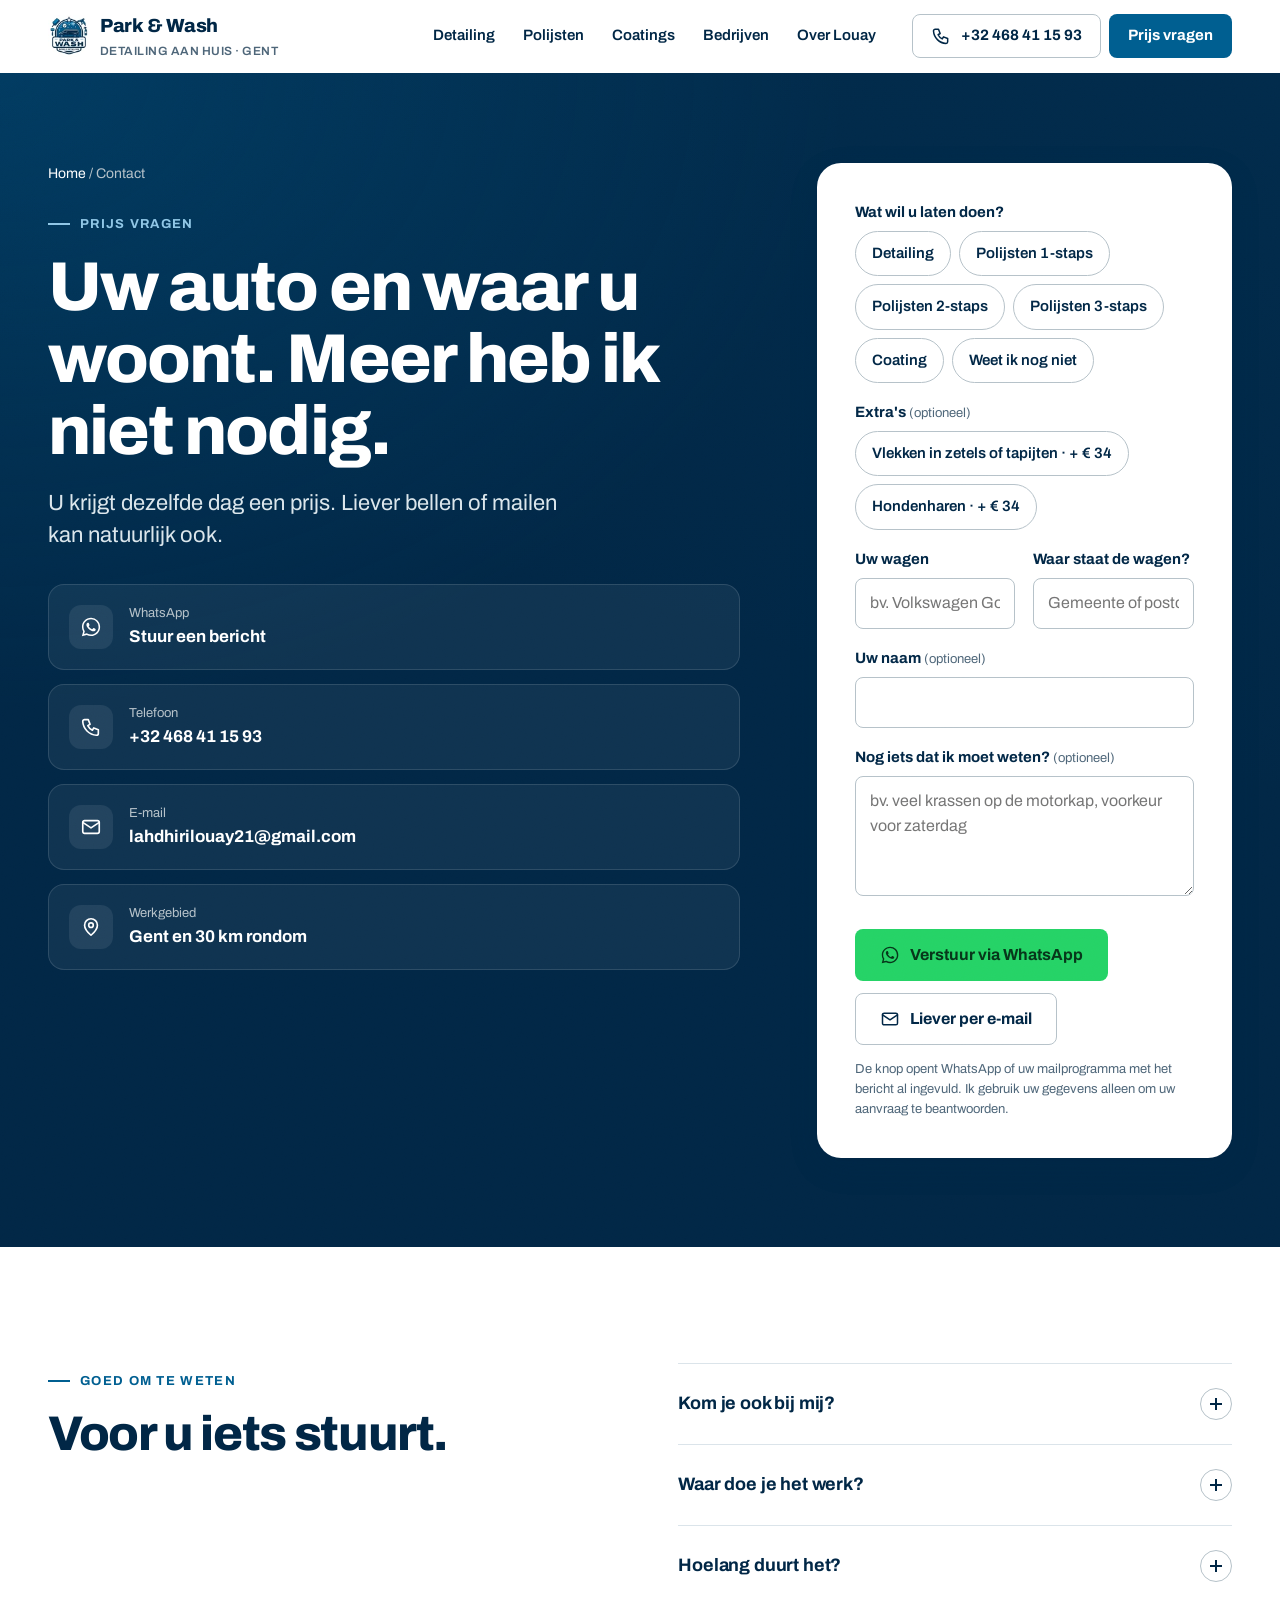
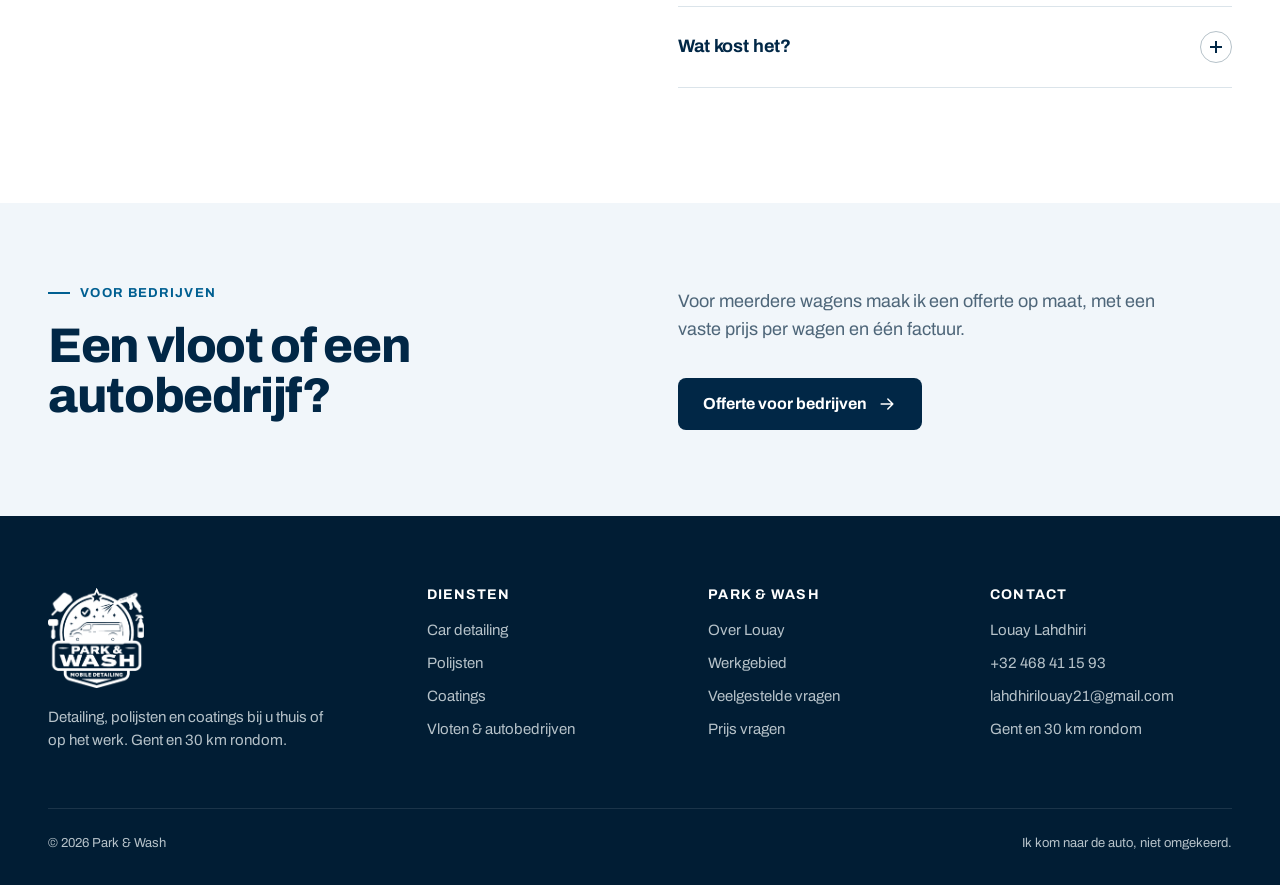
<file: contact.html>
<!doctype html>
<html lang="nl-BE">
<head>
<meta charset="utf-8">
<meta name="viewport" content="width=device-width, initial-scale=1">
<title>Prijs vragen · Park &amp; Wash detailing aan huis</title>
<meta name="description" content="Vraag uw prijs voor detailing, polijsten of een coating. Stuur uw auto en uw gemeente, dan krijgt u dezelfde dag een prijs.">
<link rel="canonical" href="https://www.parknwash.be/contact.html">
<meta property="og:type" content="website">
<meta property="og:locale" content="nl_BE">
<meta property="og:site_name" content="Park &amp; Wash">
<meta property="og:title" content="Prijs vragen · Park &amp; Wash detailing aan huis">
<meta property="og:description" content="Vraag uw prijs voor detailing, polijsten of een coating. Stuur uw auto en uw gemeente, dan krijgt u dezelfde dag een prijs.">
<meta property="og:image" content="https://www.parknwash.be/assets/img/og-parkwash.png">
<meta name="theme-color" content="#012746">
<link rel="icon" href="assets/img/merkteken-64.webp" type="image/webp">
<link rel="preconnect" href="https://fonts.googleapis.com">
<link rel="preconnect" href="https://fonts.gstatic.com" crossorigin>
<link href="https://fonts.googleapis.com/css2?family=Archivo:wght@400;500;600;700;800&display=swap" rel="stylesheet">
<link rel="stylesheet" href="assets/css/style.css">
</head>
<body>
<a class="skip" href="#inhoud">Naar de inhoud</a>
<header class="site-header">
  <div class="wrap header-inner">
    <a class="brand" href="index.html" aria-label="Park &amp; Wash, naar de startpagina">
      <img src="assets/img/merkteken-64.webp" alt="" width="40" height="42">
      <span>Park &amp; Wash<small>Detailing aan huis · Gent</small></span>
    </a>
    <nav class="nav" aria-label="Hoofdmenu"><a href="detailing.html">Detailing</a><a href="polijsten.html">Polijsten</a><a href="coatings.html">Coatings</a><a href="zakelijk.html">Bedrijven</a><a href="over.html">Over Louay</a></nav>
    <div class="header-cta">
      <a class="btn btn-ghost" href="tel:+32468411593"><svg viewBox="0 0 24 24" fill="none" stroke="currentColor" stroke-width="1.8" stroke-linecap="round" stroke-linejoin="round" aria-hidden="true" ><path d="M5 4h4l2 5-2.5 1.5a11 11 0 005 5L15 13l5 2v4a2 2 0 01-2 2A16 16 0 013 6a2 2 0 012-2"/></svg> +32 468 41 15 93</a>
      <a class="btn btn-primary" href="contact.html">Prijs vragen</a>
    </div>
    <button class="menu-toggle" type="button" aria-label="Menu" aria-expanded="false" aria-controls="mnav"><svg viewBox="0 0 24 24" fill="none" stroke="currentColor" stroke-width="1.8" stroke-linecap="round" stroke-linejoin="round" aria-hidden="true" stroke-width="2"><path d="M4 7h16M4 12h16M4 17h16"/></svg></button>
  </div>
</header>
<nav class="mobile-nav" id="mnav" aria-label="Menu mobiel">
  <a class="m-link" href="index.html">Home<span>Start</span></a><a class="m-link" href="detailing.html">Detailing<span>vanaf € 159</span></a><a class="m-link" href="polijsten.html">Polijsten<span>vanaf € 269</span></a><a class="m-link" href="coatings.html">Coatings<span>op offerte</span></a><a class="m-link" href="zakelijk.html">Bedrijven<span>vloot &amp; garages</span></a><a class="m-link" href="over.html">Over Louay<span>wie ik ben</span></a>
  <a class="m-link" href="contact.html">Contact<span>prijs vragen</span></a>
  <div class="btn-row">
    <a class="btn btn-wa" href="https://wa.me/32468411593?text=Dag%20Louay%2C%20ik%20zag%20uw%20website.%20Ik%20wil%20graag%20een%20prijs.%20Mijn%20wagen%20is%20een%20...%20en%20ik%20woon%20in%20..." target="_blank" rel="noopener"><svg viewBox="0 0 24 24" aria-hidden="true" fill="currentColor"><path d="M12.04 2C6.58 2 2.13 6.45 2.13 11.91c0 1.75.46 3.45 1.32 4.95L2.05 22l5.25-1.38a9.9 9.9 0 004.74 1.21h.01c5.46 0 9.91-4.45 9.91-9.91 0-2.65-1.03-5.14-2.9-7.01A9.82 9.82 0 0012.04 2zm.01 18.15h-.01a8.2 8.2 0 01-4.19-1.15l-.3-.18-3.12.82.83-3.04-.2-.31a8.2 8.2 0 01-1.26-4.38c0-4.54 3.7-8.23 8.25-8.23 2.2 0 4.27.86 5.82 2.42a8.18 8.18 0 012.41 5.83c0 4.54-3.7 8.22-8.23 8.22zm4.52-6.16c-.25-.12-1.47-.72-1.69-.81-.23-.08-.39-.12-.56.12-.16.25-.64.81-.78.97-.14.17-.29.19-.54.06-.25-.12-1.05-.39-1.99-1.23-.74-.66-1.23-1.47-1.38-1.72-.14-.25-.02-.38.11-.51.11-.11.25-.29.37-.43.13-.15.17-.25.25-.41.08-.17.04-.31-.02-.43-.06-.12-.56-1.34-.76-1.84-.2-.48-.41-.42-.56-.43h-.48c-.17 0-.43.06-.66.31-.22.25-.86.85-.86 2.07 0 1.22.89 2.4 1.01 2.56.12.17 1.75 2.67 4.23 3.74.59.26 1.05.41 1.41.52.59.19 1.13.16 1.56.1.48-.07 1.47-.6 1.67-1.18.21-.58.21-1.07.14-1.18-.06-.1-.22-.16-.47-.28z"/></svg> WhatsApp</a>
    <a class="btn btn-ghost" href="tel:+32468411593" style="border-color:#ffffff59;color:#fff"><svg viewBox="0 0 24 24" fill="none" stroke="currentColor" stroke-width="1.8" stroke-linecap="round" stroke-linejoin="round" aria-hidden="true" ><path d="M5 4h4l2 5-2.5 1.5a11 11 0 005 5L15 13l5 2v4a2 2 0 01-2 2A16 16 0 013 6a2 2 0 012-2"/></svg> Bellen</a>
  </div>
</nav>
<main id="inhoud">
<section class="page-hero on-dark grain">
  <div class="wrap" style="align-items:start">
    <div>
      <div class="crumbs"><a href="index.html">Home</a> / Contact</div>
      <span class="eyebrow">Prijs vragen</span>
      <h1>Uw auto en waar u woont. Meer heb ik niet nodig.</h1>
      <p class="lead">U krijgt dezelfde dag een prijs. Liever bellen of mailen kan natuurlijk ook.</p>
      <ul class="contact-list mt-m">
        <li><a href="https://wa.me/32468411593?text=Dag%20Louay%2C%20ik%20zag%20uw%20website.%20Ik%20wil%20graag%20een%20prijs.%20Mijn%20wagen%20is%20een%20...%20en%20ik%20woon%20in%20..." target="_blank" rel="noopener"><span class="ic"><svg viewBox="0 0 24 24" aria-hidden="true" fill="currentColor"><path d="M12.04 2C6.58 2 2.13 6.45 2.13 11.91c0 1.75.46 3.45 1.32 4.95L2.05 22l5.25-1.38a9.9 9.9 0 004.74 1.21h.01c5.46 0 9.91-4.45 9.91-9.91 0-2.65-1.03-5.14-2.9-7.01A9.82 9.82 0 0012.04 2zm.01 18.15h-.01a8.2 8.2 0 01-4.19-1.15l-.3-.18-3.12.82.83-3.04-.2-.31a8.2 8.2 0 01-1.26-4.38c0-4.54 3.7-8.23 8.25-8.23 2.2 0 4.27.86 5.82 2.42a8.18 8.18 0 012.41 5.83c0 4.54-3.7 8.22-8.23 8.22zm4.52-6.16c-.25-.12-1.47-.72-1.69-.81-.23-.08-.39-.12-.56.12-.16.25-.64.81-.78.97-.14.17-.29.19-.54.06-.25-.12-1.05-.39-1.99-1.23-.74-.66-1.23-1.47-1.38-1.72-.14-.25-.02-.38.11-.51.11-.11.25-.29.37-.43.13-.15.17-.25.25-.41.08-.17.04-.31-.02-.43-.06-.12-.56-1.34-.76-1.84-.2-.48-.41-.42-.56-.43h-.48c-.17 0-.43.06-.66.31-.22.25-.86.85-.86 2.07 0 1.22.89 2.4 1.01 2.56.12.17 1.75 2.67 4.23 3.74.59.26 1.05.41 1.41.52.59.19 1.13.16 1.56.1.48-.07 1.47-.6 1.67-1.18.21-.58.21-1.07.14-1.18-.06-.1-.22-.16-.47-.28z"/></svg></span><span><small>WhatsApp</small><strong>Stuur een bericht</strong></span></a></li>
        <li><a href="tel:+32468411593"><span class="ic"><svg viewBox="0 0 24 24" fill="none" stroke="currentColor" stroke-width="1.8" stroke-linecap="round" stroke-linejoin="round" aria-hidden="true" ><path d="M5 4h4l2 5-2.5 1.5a11 11 0 005 5L15 13l5 2v4a2 2 0 01-2 2A16 16 0 013 6a2 2 0 012-2"/></svg></span><span><small>Telefoon</small><strong>+32 468 41 15 93</strong></span></a></li>
        <li><a href="mailto:lahdhirilouay21@gmail.com"><span class="ic"><svg viewBox="0 0 24 24" fill="none" stroke="currentColor" stroke-width="1.8" stroke-linecap="round" stroke-linejoin="round" aria-hidden="true" ><rect x="3" y="5" width="18" height="14" rx="2"/><path d="M3 7l9 6 9-6"/></svg></span><span><small>E-mail</small><strong>lahdhirilouay21@gmail.com</strong></span></a></li>
        <li><div><span class="ic"><svg viewBox="0 0 24 24" fill="none" stroke="currentColor" stroke-width="1.8" stroke-linecap="round" stroke-linejoin="round" aria-hidden="true" ><path d="M12 21s-7-6.1-7-11a7 7 0 0114 0c0 4.9-7 11-7 11z"/><circle cx="12" cy="10" r="2.5"/></svg></span><span><small>Werkgebied</small><strong>Gent en 30 km rondom</strong></span></div></li>
      </ul>
    </div>
    <div><form class="form-card" data-message="particulier" novalidate>
  <div class="form-grid">
    <div class="field full">
      <label>Wat wil u laten doen?</label>
      <div class="choice">
        <label><input type="radio" name="dienst" value="Detailing"><span>Detailing</span></label><label><input type="radio" name="dienst" value="Polijsten 1-staps"><span>Polijsten 1-staps</span></label><label><input type="radio" name="dienst" value="Polijsten 2-staps"><span>Polijsten 2-staps</span></label><label><input type="radio" name="dienst" value="Polijsten 3-staps"><span>Polijsten 3-staps</span></label><label><input type="radio" name="dienst" value="Coating"><span>Coating</span></label><label><input type="radio" name="dienst" value="Weet ik nog niet"><span>Weet ik nog niet</span></label>
      </div>
    </div>
    <div class="field full">
      <label>Extra's <span class="hint">(optioneel)</span></label>
      <div class="choice">
        <label><input type="checkbox" name="extra" value="Vlekken in zetels of tapijten (+€34)"><span>Vlekken in zetels of tapijten · + € 34</span></label>
        <label><input type="checkbox" name="extra" value="Hondenharen (+€34)"><span>Hondenharen · + € 34</span></label>
      </div>
    </div>
    <div class="field">
      <label for="wagen">Uw wagen</label>
      <input id="wagen" name="wagen" placeholder="bv. Volkswagen Golf" required autocomplete="off">
    </div>
    <div class="field">
      <label for="gemeente">Waar staat de wagen?</label>
      <input id="gemeente" name="gemeente" placeholder="Gemeente of postcode" required>
    </div>
    <div class="field full">
      <label for="naam">Uw naam <span class="hint">(optioneel)</span></label>
      <input id="naam" name="naam" autocomplete="name">
    </div>
    <div class="field full">
      <label for="bericht">Nog iets dat ik moet weten? <span class="hint">(optioneel)</span></label>
      <textarea id="bericht" name="bericht" placeholder="bv. veel krassen op de motorkap, voorkeur voor zaterdag"></textarea>
    </div>
  </div>
  <p class="form-error" role="alert">Vul uw wagen en uw gemeente in, dan kan ik u een prijs geven.</p>
  <div class="form-actions">
    <button class="btn btn-wa" type="submit" data-via="wa"><svg viewBox="0 0 24 24" aria-hidden="true" fill="currentColor"><path d="M12.04 2C6.58 2 2.13 6.45 2.13 11.91c0 1.75.46 3.45 1.32 4.95L2.05 22l5.25-1.38a9.9 9.9 0 004.74 1.21h.01c5.46 0 9.91-4.45 9.91-9.91 0-2.65-1.03-5.14-2.9-7.01A9.82 9.82 0 0012.04 2zm.01 18.15h-.01a8.2 8.2 0 01-4.19-1.15l-.3-.18-3.12.82.83-3.04-.2-.31a8.2 8.2 0 01-1.26-4.38c0-4.54 3.7-8.23 8.25-8.23 2.2 0 4.27.86 5.82 2.42a8.18 8.18 0 012.41 5.83c0 4.54-3.7 8.22-8.23 8.22zm4.52-6.16c-.25-.12-1.47-.72-1.69-.81-.23-.08-.39-.12-.56.12-.16.25-.64.81-.78.97-.14.17-.29.19-.54.06-.25-.12-1.05-.39-1.99-1.23-.74-.66-1.23-1.47-1.38-1.72-.14-.25-.02-.38.11-.51.11-.11.25-.29.37-.43.13-.15.17-.25.25-.41.08-.17.04-.31-.02-.43-.06-.12-.56-1.34-.76-1.84-.2-.48-.41-.42-.56-.43h-.48c-.17 0-.43.06-.66.31-.22.25-.86.85-.86 2.07 0 1.22.89 2.4 1.01 2.56.12.17 1.75 2.67 4.23 3.74.59.26 1.05.41 1.41.52.59.19 1.13.16 1.56.1.48-.07 1.47-.6 1.67-1.18.21-.58.21-1.07.14-1.18-.06-.1-.22-.16-.47-.28z"/></svg> Verstuur via WhatsApp</button>
    <button class="btn btn-ghost" type="submit" data-via="mail"><svg viewBox="0 0 24 24" fill="none" stroke="currentColor" stroke-width="1.8" stroke-linecap="round" stroke-linejoin="round" aria-hidden="true" ><rect x="3" y="5" width="18" height="14" rx="2"/><path d="M3 7l9 6 9-6"/></svg> Liever per e-mail</button>
  </div>
  <p class="form-note">De knop opent WhatsApp of uw mailprogramma met het bericht al ingevuld. Ik gebruik uw gegevens alleen om uw aanvraag te beantwoorden.</p>
</form></div>
  </div>
</section>

<section class="section">
  <div class="wrap split" style="align-items:start">
    <div class="reveal">
      <span class="eyebrow">Goed om te weten</span>
      <h2>Voor u iets stuurt.</h2>
    </div>
    <div class="reveal"><div class="faq"><details><summary>Kom je ook bij mij?<span class="pm" aria-hidden="true"></span></summary><div class="ans">Ik werk in Gent en 30 km rondom. Staat uw gemeente niet in de lijst, stuur dan toch een berichtje, dan bekijken we het samen.</div></details><details><summary>Waar doe je het werk?<span class="pm" aria-hidden="true"></span></summary><div class="ans">Thuis of op het werk, u kiest waar. Ik kom met alles wat ik nodig heb naar de auto.</div></details><details><summary>Hoelang duurt het?<span class="pm" aria-hidden="true"></span></summary><div class="ans">Voor een detailing reken ik twee tot drie uur, afhankelijk van de wagen en wat er moet gebeuren. Polijsten en coatings vragen meer tijd; dat spreken we vooraf af.</div></details><details><summary>Wat kost het?<span class="pm" aria-hidden="true"></span></summary><div class="ans">Detailing start vanaf € 159, polijsten vanaf € 269. Een coating of een vloot doe ik op offerte. Stuur uw auto en uw gemeente door, dan krijgt u dezelfde dag een prijs.</div></details></div></div>
  </div>
</section>

<section class="section section-tint" style="padding-block:72px">
  <div class="wrap split">
    <div class="reveal"><span class="eyebrow">Voor bedrijven</span><h2>Een vloot of een autobedrijf?</h2></div>
    <div class="reveal"><p class="muted">Voor meerdere wagens maak ik een offerte op maat, met een vaste prijs per wagen en één factuur.</p><a class="btn btn-ink mt-s" href="zakelijk.html#offerte">Offerte voor bedrijven <svg viewBox="0 0 24 24" fill="none" stroke="currentColor" stroke-width="1.8" stroke-linecap="round" stroke-linejoin="round" aria-hidden="true" ><path d="M5 12h14M13 6l6 6-6 6"/></svg></a></div>
  </div>
</section>
</main>
<footer class="site-footer">
  <div class="wrap">
    <div class="footer-grid">
      <div class="footer-brand">
        <img src="assets/img/logo-parkwash-wit.webp" alt="Park &amp; Wash mobile detailing" width="96" height="100" loading="lazy">
        <p>Detailing, polijsten en coatings bij u thuis of op het werk. Gent en 30 km rondom.</p>
      </div>
      <div>
        <h4>Diensten</h4>
        <ul>
          <li><a href="detailing.html">Car detailing</a></li>
          <li><a href="polijsten.html">Polijsten</a></li>
          <li><a href="coatings.html">Coatings</a></li>
          <li><a href="zakelijk.html">Vloten &amp; autobedrijven</a></li>
        </ul>
      </div>
      <div>
        <h4>Park &amp; Wash</h4>
        <ul>
          <li><a href="over.html">Over Louay</a></li>
          <li><a href="over.html#werkgebied">Werkgebied</a></li>
          <li><a href="over.html#vragen">Veelgestelde vragen</a></li>
          <li><a href="contact.html">Prijs vragen</a></li>
        </ul>
      </div>
      <div>
        <h4>Contact</h4>
        <ul>
          <li>Louay Lahdhiri</li>
          <li><a href="tel:+32468411593">+32 468 41 15 93</a></li>
          <li><a href="mailto:lahdhirilouay21@gmail.com">lahdhirilouay21@gmail.com</a></li>
          <li>Gent en 30 km rondom</li>
        </ul>
      </div>
    </div>
    <div class="footer-bottom">
      <span>© <span data-year>2026</span> Park &amp; Wash</span>
      <span>Ik kom naar de auto, niet omgekeerd.</span>
    </div>
  </div>
</footer>
<a class="wa-float" href="https://wa.me/32468411593?text=Dag%20Louay%2C%20ik%20zag%20uw%20website.%20Ik%20wil%20graag%20een%20prijs.%20Mijn%20wagen%20is%20een%20...%20en%20ik%20woon%20in%20..." target="_blank" rel="noopener" aria-label="Stuur een WhatsApp-bericht"><svg viewBox="0 0 24 24" aria-hidden="true" fill="currentColor"><path d="M12.04 2C6.58 2 2.13 6.45 2.13 11.91c0 1.75.46 3.45 1.32 4.95L2.05 22l5.25-1.38a9.9 9.9 0 004.74 1.21h.01c5.46 0 9.91-4.45 9.91-9.91 0-2.65-1.03-5.14-2.9-7.01A9.82 9.82 0 0012.04 2zm.01 18.15h-.01a8.2 8.2 0 01-4.19-1.15l-.3-.18-3.12.82.83-3.04-.2-.31a8.2 8.2 0 01-1.26-4.38c0-4.54 3.7-8.23 8.25-8.23 2.2 0 4.27.86 5.82 2.42a8.18 8.18 0 012.41 5.83c0 4.54-3.7 8.22-8.23 8.22zm4.52-6.16c-.25-.12-1.47-.72-1.69-.81-.23-.08-.39-.12-.56.12-.16.25-.64.81-.78.97-.14.17-.29.19-.54.06-.25-.12-1.05-.39-1.99-1.23-.74-.66-1.23-1.47-1.38-1.72-.14-.25-.02-.38.11-.51.11-.11.25-.29.37-.43.13-.15.17-.25.25-.41.08-.17.04-.31-.02-.43-.06-.12-.56-1.34-.76-1.84-.2-.48-.41-.42-.56-.43h-.48c-.17 0-.43.06-.66.31-.22.25-.86.85-.86 2.07 0 1.22.89 2.4 1.01 2.56.12.17 1.75 2.67 4.23 3.74.59.26 1.05.41 1.41.52.59.19 1.13.16 1.56.1.48-.07 1.47-.6 1.67-1.18.21-.58.21-1.07.14-1.18-.06-.1-.22-.16-.47-.28z"/></svg></a>
<script src="assets/js/main.js" defer></script>
</body>
</html>
</file>
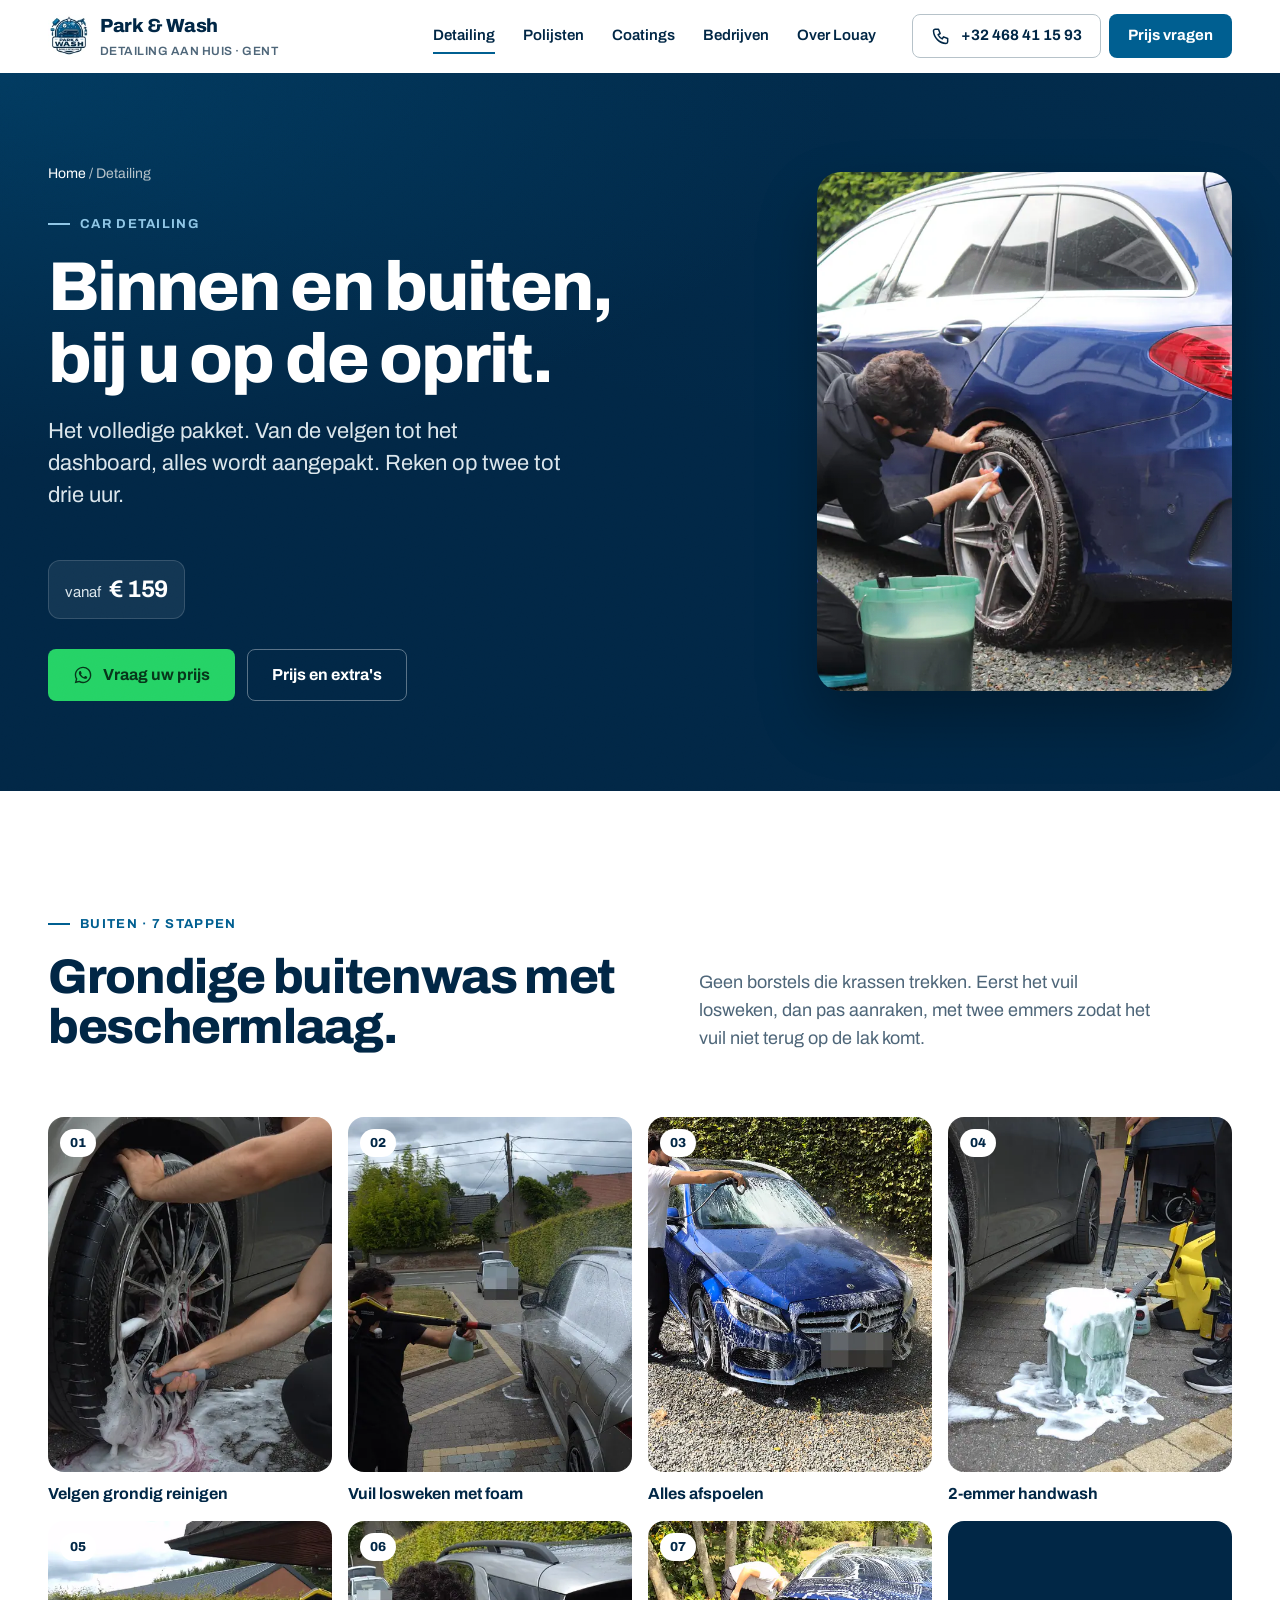
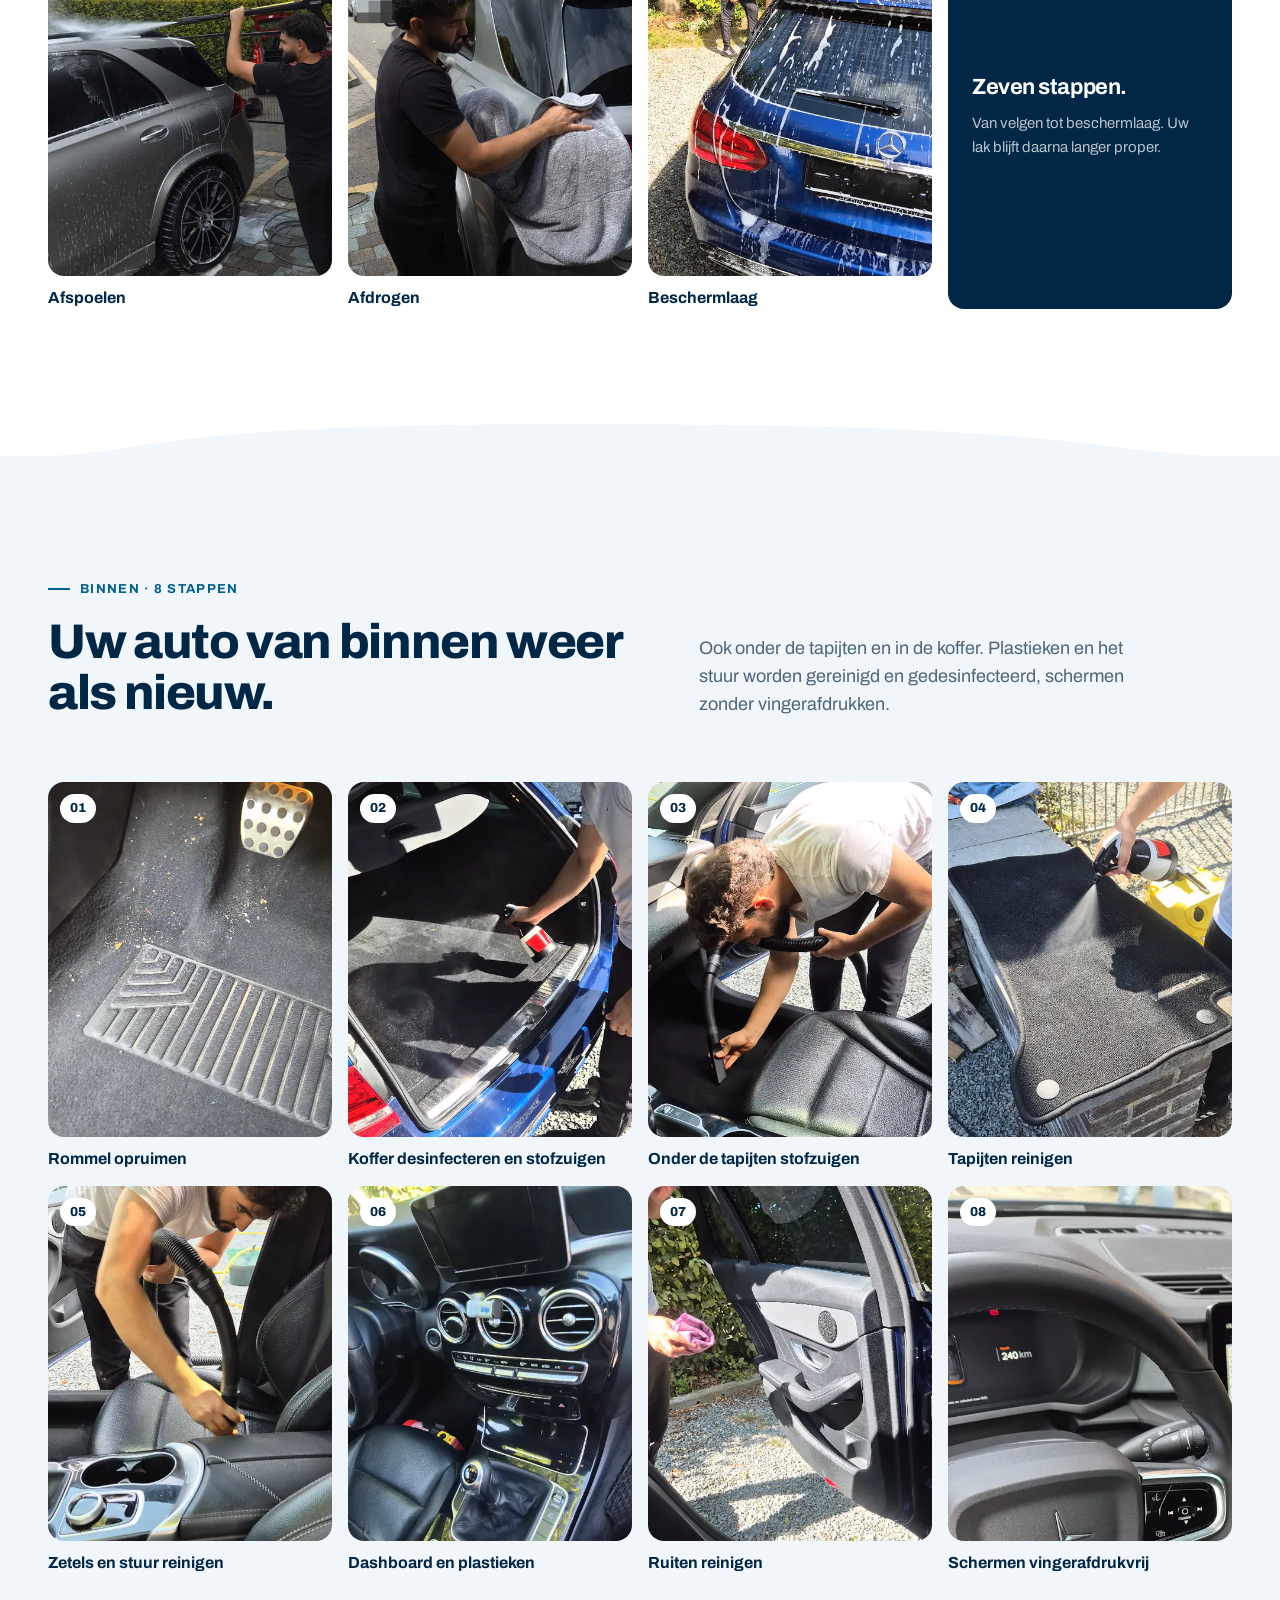
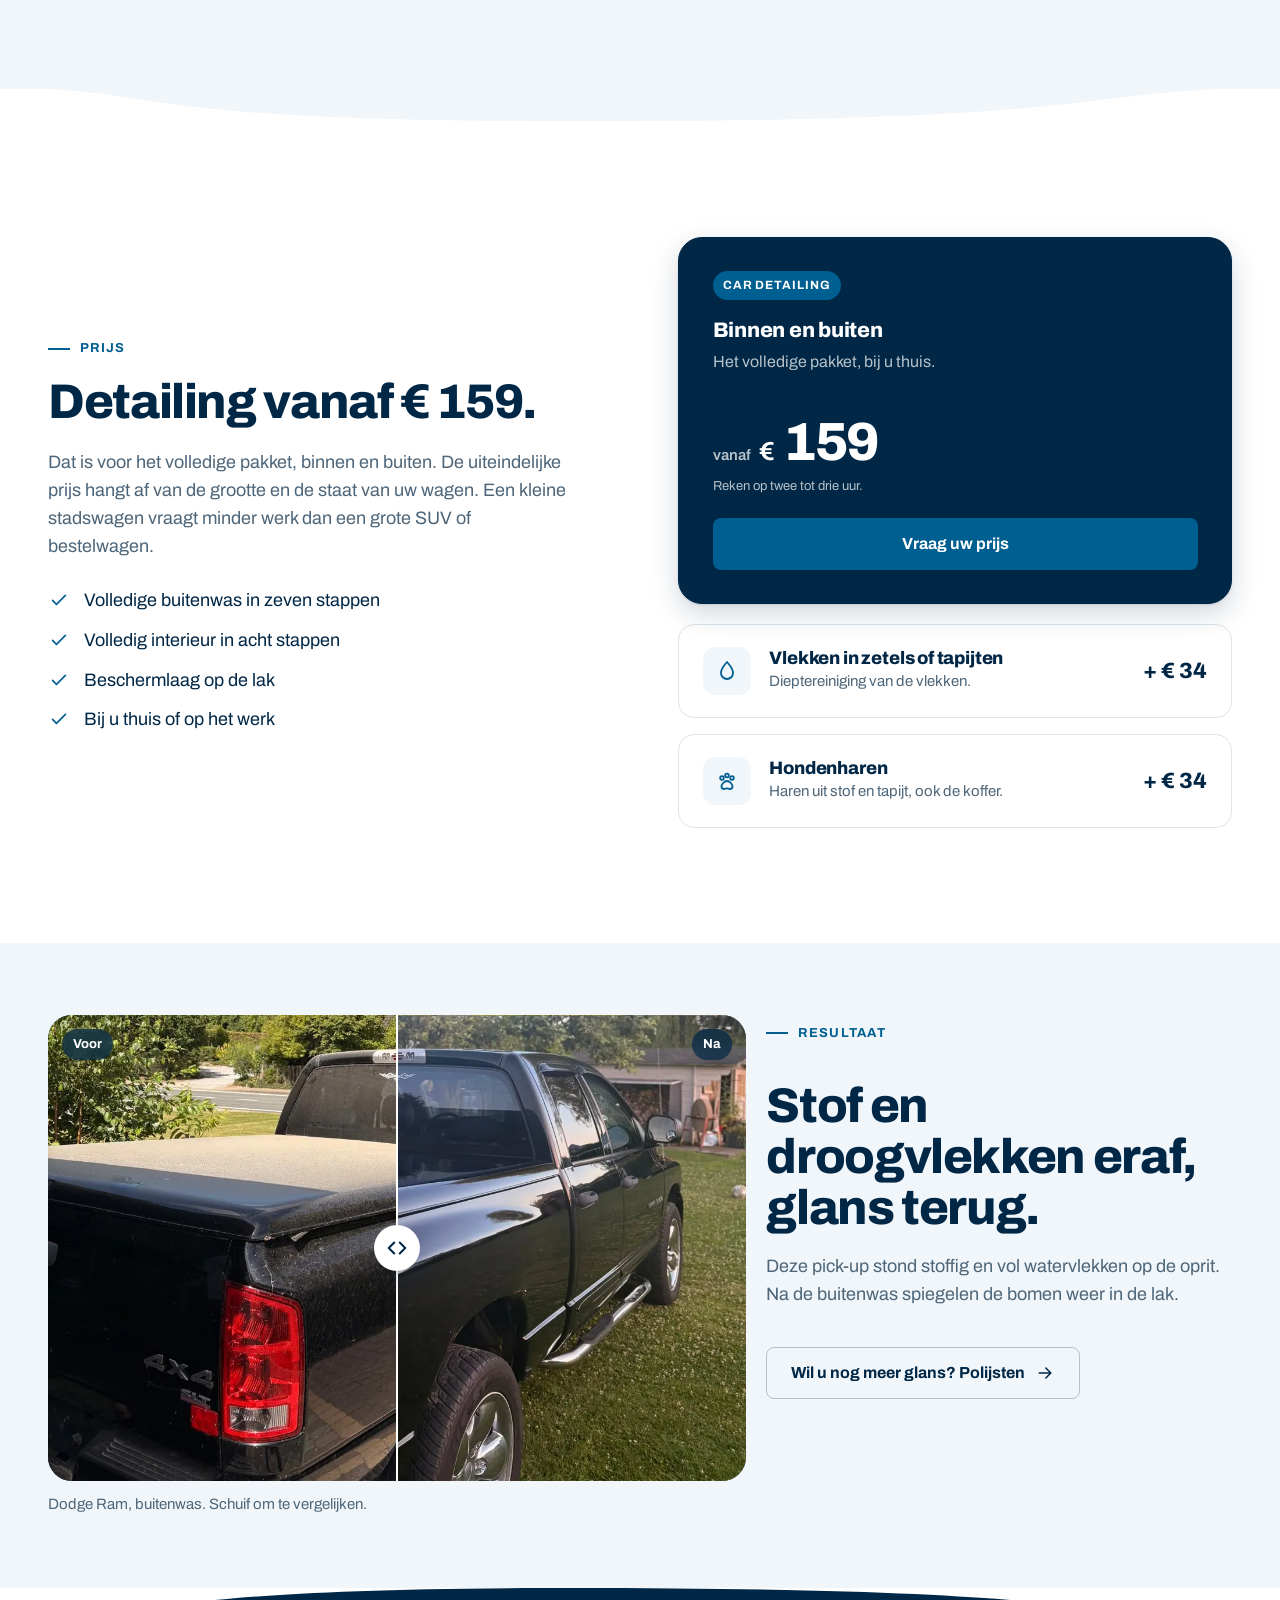
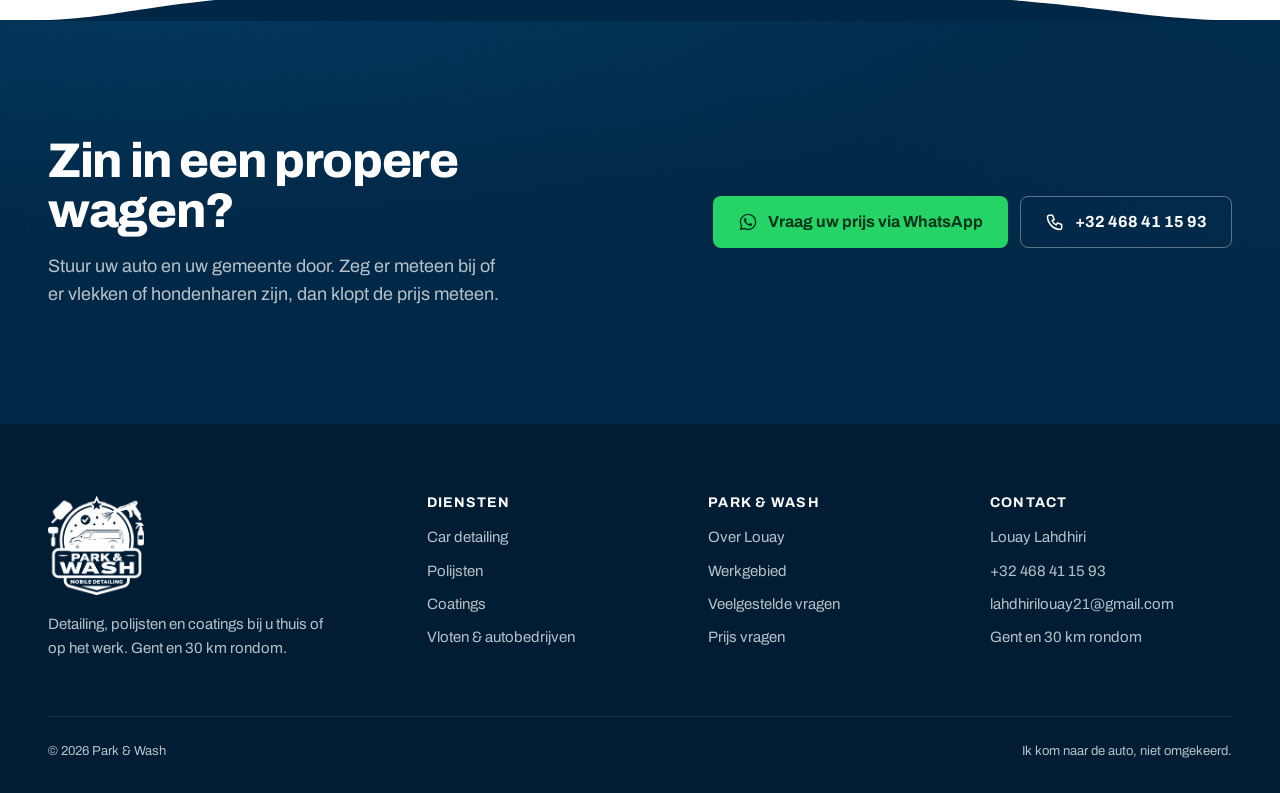
<file: detailing.html>
<!doctype html>
<html lang="nl-BE">
<head>
<meta charset="utf-8">
<meta name="viewport" content="width=device-width, initial-scale=1">
<title>Car detailing aan huis vanaf € 159 · Park &amp; Wash Gent</title>
<meta name="description" content="Volledige car detailing bij u thuis in Gent en omstreken: zeven stappen buiten, acht stappen binnen. Vanaf € 159.">
<link rel="canonical" href="https://www.parknwash.be/detailing.html">
<meta property="og:type" content="website">
<meta property="og:locale" content="nl_BE">
<meta property="og:site_name" content="Park &amp; Wash">
<meta property="og:title" content="Car detailing aan huis vanaf € 159 · Park &amp; Wash Gent">
<meta property="og:description" content="Volledige car detailing bij u thuis in Gent en omstreken: zeven stappen buiten, acht stappen binnen. Vanaf € 159.">
<meta property="og:image" content="https://www.parknwash.be/assets/img/og-parkwash.png">
<meta name="theme-color" content="#012746">
<link rel="icon" href="assets/img/merkteken-64.webp" type="image/webp">
<link rel="preconnect" href="https://fonts.googleapis.com">
<link rel="preconnect" href="https://fonts.gstatic.com" crossorigin>
<link href="https://fonts.googleapis.com/css2?family=Archivo:wght@400;500;600;700;800&display=swap" rel="stylesheet">
<link rel="stylesheet" href="assets/css/style.css">
</head>
<body>
<a class="skip" href="#inhoud">Naar de inhoud</a>
<header class="site-header">
  <div class="wrap header-inner">
    <a class="brand" href="index.html" aria-label="Park &amp; Wash, naar de startpagina">
      <img src="assets/img/merkteken-64.webp" alt="" width="40" height="42">
      <span>Park &amp; Wash<small>Detailing aan huis · Gent</small></span>
    </a>
    <nav class="nav" aria-label="Hoofdmenu"><a href="detailing.html" aria-current="page">Detailing</a><a href="polijsten.html">Polijsten</a><a href="coatings.html">Coatings</a><a href="zakelijk.html">Bedrijven</a><a href="over.html">Over Louay</a></nav>
    <div class="header-cta">
      <a class="btn btn-ghost" href="tel:+32468411593"><svg viewBox="0 0 24 24" fill="none" stroke="currentColor" stroke-width="1.8" stroke-linecap="round" stroke-linejoin="round" aria-hidden="true" ><path d="M5 4h4l2 5-2.5 1.5a11 11 0 005 5L15 13l5 2v4a2 2 0 01-2 2A16 16 0 013 6a2 2 0 012-2"/></svg> +32 468 41 15 93</a>
      <a class="btn btn-primary" href="contact.html">Prijs vragen</a>
    </div>
    <button class="menu-toggle" type="button" aria-label="Menu" aria-expanded="false" aria-controls="mnav"><svg viewBox="0 0 24 24" fill="none" stroke="currentColor" stroke-width="1.8" stroke-linecap="round" stroke-linejoin="round" aria-hidden="true" stroke-width="2"><path d="M4 7h16M4 12h16M4 17h16"/></svg></button>
  </div>
</header>
<nav class="mobile-nav" id="mnav" aria-label="Menu mobiel">
  <a class="m-link" href="index.html">Home<span>Start</span></a><a class="m-link" href="detailing.html">Detailing<span>vanaf € 159</span></a><a class="m-link" href="polijsten.html">Polijsten<span>vanaf € 269</span></a><a class="m-link" href="coatings.html">Coatings<span>op offerte</span></a><a class="m-link" href="zakelijk.html">Bedrijven<span>vloot &amp; garages</span></a><a class="m-link" href="over.html">Over Louay<span>wie ik ben</span></a>
  <a class="m-link" href="contact.html">Contact<span>prijs vragen</span></a>
  <div class="btn-row">
    <a class="btn btn-wa" href="https://wa.me/32468411593?text=Dag%20Louay%2C%20ik%20zag%20uw%20website.%20Ik%20wil%20graag%20een%20prijs.%20Mijn%20wagen%20is%20een%20...%20en%20ik%20woon%20in%20..." target="_blank" rel="noopener"><svg viewBox="0 0 24 24" aria-hidden="true" fill="currentColor"><path d="M12.04 2C6.58 2 2.13 6.45 2.13 11.91c0 1.75.46 3.45 1.32 4.95L2.05 22l5.25-1.38a9.9 9.9 0 004.74 1.21h.01c5.46 0 9.91-4.45 9.91-9.91 0-2.65-1.03-5.14-2.9-7.01A9.82 9.82 0 0012.04 2zm.01 18.15h-.01a8.2 8.2 0 01-4.19-1.15l-.3-.18-3.12.82.83-3.04-.2-.31a8.2 8.2 0 01-1.26-4.38c0-4.54 3.7-8.23 8.25-8.23 2.2 0 4.27.86 5.82 2.42a8.18 8.18 0 012.41 5.83c0 4.54-3.7 8.22-8.23 8.22zm4.52-6.16c-.25-.12-1.47-.72-1.69-.81-.23-.08-.39-.12-.56.12-.16.25-.64.81-.78.97-.14.17-.29.19-.54.06-.25-.12-1.05-.39-1.99-1.23-.74-.66-1.23-1.47-1.38-1.72-.14-.25-.02-.38.11-.51.11-.11.25-.29.37-.43.13-.15.17-.25.25-.41.08-.17.04-.31-.02-.43-.06-.12-.56-1.34-.76-1.84-.2-.48-.41-.42-.56-.43h-.48c-.17 0-.43.06-.66.31-.22.25-.86.85-.86 2.07 0 1.22.89 2.4 1.01 2.56.12.17 1.75 2.67 4.23 3.74.59.26 1.05.41 1.41.52.59.19 1.13.16 1.56.1.48-.07 1.47-.6 1.67-1.18.21-.58.21-1.07.14-1.18-.06-.1-.22-.16-.47-.28z"/></svg> WhatsApp</a>
    <a class="btn btn-ghost" href="tel:+32468411593" style="border-color:#ffffff59;color:#fff"><svg viewBox="0 0 24 24" fill="none" stroke="currentColor" stroke-width="1.8" stroke-linecap="round" stroke-linejoin="round" aria-hidden="true" ><path d="M5 4h4l2 5-2.5 1.5a11 11 0 005 5L15 13l5 2v4a2 2 0 01-2 2A16 16 0 013 6a2 2 0 012-2"/></svg> Bellen</a>
  </div>
</nav>
<main id="inhoud">
<section class="page-hero on-dark grain">
  <div class="wrap">
    <div>
      <div class="crumbs"><a href="index.html">Home</a> / Detailing</div>
      <span class="eyebrow">Car detailing</span>
      <h1>Binnen en buiten, bij u op de oprit.</h1>
      <p class="lead">Het volledige pakket. Van de velgen tot het dashboard, alles wordt aangepakt. Reken op twee tot drie uur.</p>
      <div class="hero-price">vanaf <strong>€ 159</strong></div><div class="btn-row"><a class="btn btn-wa" href="https://wa.me/32468411593?text=Dag%20Louay%2C%20ik%20zag%20uw%20website.%20Ik%20wil%20graag%20een%20prijs.%20Mijn%20wagen%20is%20een%20...%20en%20ik%20woon%20in%20..." target="_blank" rel="noopener"><svg viewBox="0 0 24 24" aria-hidden="true" fill="currentColor"><path d="M12.04 2C6.58 2 2.13 6.45 2.13 11.91c0 1.75.46 3.45 1.32 4.95L2.05 22l5.25-1.38a9.9 9.9 0 004.74 1.21h.01c5.46 0 9.91-4.45 9.91-9.91 0-2.65-1.03-5.14-2.9-7.01A9.82 9.82 0 0012.04 2zm.01 18.15h-.01a8.2 8.2 0 01-4.19-1.15l-.3-.18-3.12.82.83-3.04-.2-.31a8.2 8.2 0 01-1.26-4.38c0-4.54 3.7-8.23 8.25-8.23 2.2 0 4.27.86 5.82 2.42a8.18 8.18 0 012.41 5.83c0 4.54-3.7 8.22-8.23 8.22zm4.52-6.16c-.25-.12-1.47-.72-1.69-.81-.23-.08-.39-.12-.56.12-.16.25-.64.81-.78.97-.14.17-.29.19-.54.06-.25-.12-1.05-.39-1.99-1.23-.74-.66-1.23-1.47-1.38-1.72-.14-.25-.02-.38.11-.51.11-.11.25-.29.37-.43.13-.15.17-.25.25-.41.08-.17.04-.31-.02-.43-.06-.12-.56-1.34-.76-1.84-.2-.48-.41-.42-.56-.43h-.48c-.17 0-.43.06-.66.31-.22.25-.86.85-.86 2.07 0 1.22.89 2.4 1.01 2.56.12.17 1.75 2.67 4.23 3.74.59.26 1.05.41 1.41.52.59.19 1.13.16 1.56.1.48-.07 1.47-.6 1.67-1.18.21-.58.21-1.07.14-1.18-.06-.1-.22-.16-.47-.28z"/></svg> Vraag uw prijs</a><a class="btn btn-ghost" href="#prijs">Prijs en extra's</a></div>
    </div>
    <figure class="ph-card"><img src="assets/img/02-dienst-detailing.webp" alt="Louay knielt bij het achterwiel van een donkerblauwe break en borstelt de velg schoon" width="1280" height="1600"></figure>
  </div>
</section>

<section class="section">
  <div class="wrap">
    <div class="section-head reveal">
      <div><span class="eyebrow">Buiten · 7 stappen</span><h2>Grondige buitenwas met beschermlaag.</h2></div>
      <p>Geen borstels die krassen trekken. Eerst het vuil losweken, dan pas aanraken, met twee emmers zodat het vuil niet terug op de lak komt.</p>
    </div>
    <div class="steps"><figure class="step reveal"><div class="ph"><img src="assets/img/16-buitenwas-01-velgen.webp" alt="Iemand hurkt bij een grijze wagen en borstelt een velg vol schuim" width="480" height="600" loading="lazy"><span class="num">01</span></div><figcaption>Velgen grondig reinigen</figcaption></figure><figure class="step reveal"><div class="ph"><img src="assets/img/16-buitenwas-02-foam.webp" alt="Een man spuit met een schuimkanon wit schuim op een grijze SUV" width="480" height="600" loading="lazy"><span class="num">02</span></div><figcaption>Vuil losweken met foam</figcaption></figure><figure class="step reveal"><div class="ph"><img src="assets/img/16-buitenwas-03-afspoelen.webp" alt="Een man spuit het schuim van een blauwe Mercedes" width="480" height="600" loading="lazy"><span class="num">03</span></div><figcaption>Alles afspoelen</figcaption></figure><figure class="step reveal"><div class="ph"><img src="assets/img/16-buitenwas-04-handwash.webp" alt="Een groene emmer vol schuim op een oprit" width="480" height="600" loading="lazy"><span class="num">04</span></div><figcaption>2-emmer handwash</figcaption></figure><figure class="step reveal"><div class="ph"><img src="assets/img/16-buitenwas-05-afspoelen.webp" alt="Een man spoelt het dak van een grijze SUV af" width="480" height="600" loading="lazy"><span class="num">05</span></div><figcaption>Afspoelen</figcaption></figure><figure class="step reveal"><div class="ph"><img src="assets/img/16-buitenwas-06-afdrogen.webp" alt="Een man droogt de achterkant van een SUV met een microvezeldoek" width="480" height="600" loading="lazy"><span class="num">06</span></div><figcaption>Afdrogen</figcaption></figure><figure class="step reveal"><div class="ph"><img src="assets/img/16-buitenwas-07-beschermlaag.webp" alt="Een blauwe Mercedes-break onder wit schuim op een grindoprit" width="480" height="600" loading="lazy"><span class="num">07</span></div><figcaption>Beschermlaag</figcaption></figure><div class="step-note reveal"><strong>Zeven stappen.</strong><p>Van velgen tot beschermlaag. Uw lak blijft daarna langer proper.</p></div></div>
  </div>
</section>

<svg class="wave wave-top" style="color:#f1f6fa" viewBox="0 0 800 80" preserveAspectRatio="none" aria-hidden="true"><path d="M0 80C106.8 80 67.64 0 356 0C715.64 0 666.8 80 800 80V80Z"/></svg>
<section class="section section-tint">
  <div class="wrap">
    <div class="section-head reveal">
      <div><span class="eyebrow">Binnen · 8 stappen</span><h2>Uw auto van binnen weer als nieuw.</h2></div>
      <p>Ook onder de tapijten en in de koffer. Plastieken en het stuur worden gereinigd en gedesinfecteerd, schermen zonder vingerafdrukken.</p>
    </div>
    <div class="steps"><figure class="step reveal"><div class="ph"><img src="assets/img/17-interieur-01-rommel.webp" alt="Kruimels en zand op het tapijt van een voetenruimte" width="480" height="600" loading="lazy"><span class="num">01</span></div><figcaption>Rommel opruimen</figcaption></figure><figure class="step reveal"><div class="ph"><img src="assets/img/17-interieur-02-koffer.webp" alt="Een man spuit reinigingsmiddel in de koffer van een blauwe break" width="480" height="600" loading="lazy"><span class="num">02</span></div><figcaption>Koffer desinfecteren en stofzuigen</figcaption></figure><figure class="step reveal"><div class="ph"><img src="assets/img/17-interieur-03-onder-tapijten.webp" alt="Een man zuigt de vloer naast de stoel" width="480" height="600" loading="lazy"><span class="num">03</span></div><figcaption>Onder de tapijten stofzuigen</figcaption></figure><figure class="step reveal"><div class="ph"><img src="assets/img/17-interieur-04-tapijten.webp" alt="Een hand spuit reiniger op een zwarte automat" width="480" height="600" loading="lazy"><span class="num">04</span></div><figcaption>Tapijten reinigen</figcaption></figure><figure class="step reveal"><div class="ph"><img src="assets/img/17-interieur-05-zetels.webp" alt="Een man zuigt de naad van een lederen autozetel" width="480" height="600" loading="lazy"><span class="num">05</span></div><figcaption>Zetels en stuur reinigen</figcaption></figure><figure class="step reveal"><div class="ph"><img src="assets/img/17-interieur-06-dashboard.webp" alt="Dashboard en middenconsole van een auto" width="480" height="600" loading="lazy"><span class="num">06</span></div><figcaption>Dashboard en plastieken</figcaption></figure><figure class="step reveal"><div class="ph"><img src="assets/img/17-interieur-07-ruiten.webp" alt="Een hand met een doek bij de open deur van een blauwe auto" width="480" height="600" loading="lazy"><span class="num">07</span></div><figcaption>Ruiten reinigen</figcaption></figure><figure class="step reveal"><div class="ph"><img src="assets/img/17-interieur-08-schermen.webp" alt="Een schoon stuur met het instrumentenscherm erachter" width="480" height="600" loading="lazy"><span class="num">08</span></div><figcaption>Schermen vingerafdrukvrij</figcaption></figure></div>
  </div>
</section>
<svg class="wave wave-bottom" style="color:#f1f6fa" viewBox="0 0 800 80" preserveAspectRatio="none" aria-hidden="true"><path d="M0 0C106.8 0 67.64 80 356 80C715.64 80 666.8 0 800 0V0Z"/></svg>

<section class="section" id="prijs">
  <div class="wrap split">
    <div class="reveal">
      <span class="eyebrow">Prijs</span>
      <h2>Detailing vanaf € 159.</h2>
      <p>Dat is voor het volledige pakket, binnen en buiten. De uiteindelijke prijs hangt af van de grootte en de staat van uw wagen. Een kleine stadswagen vraagt minder werk dan een grote SUV of bestelwagen.</p>
      <ul class="ticks"><li><svg viewBox="0 0 24 24" fill="none" stroke="currentColor" stroke-width="1.8" stroke-linecap="round" stroke-linejoin="round" aria-hidden="true" ><path d="M5 12.5l4.2 4.2L19 7"/></svg><span>Volledige buitenwas in zeven stappen</span></li><li><svg viewBox="0 0 24 24" fill="none" stroke="currentColor" stroke-width="1.8" stroke-linecap="round" stroke-linejoin="round" aria-hidden="true" ><path d="M5 12.5l4.2 4.2L19 7"/></svg><span>Volledig interieur in acht stappen</span></li><li><svg viewBox="0 0 24 24" fill="none" stroke="currentColor" stroke-width="1.8" stroke-linecap="round" stroke-linejoin="round" aria-hidden="true" ><path d="M5 12.5l4.2 4.2L19 7"/></svg><span>Beschermlaag op de lak</span></li><li><svg viewBox="0 0 24 24" fill="none" stroke="currentColor" stroke-width="1.8" stroke-linecap="round" stroke-linejoin="round" aria-hidden="true" ><path d="M5 12.5l4.2 4.2L19 7"/></svg><span>Bij u thuis of op het werk</span></li></ul>
    </div>
    <div class="reveal">
      <div class="price-card featured">
        <span class="tag">Car detailing</span>
        <h3>Binnen en buiten</h3>
        <p class="desc">Het volledige pakket, bij u thuis.</p>
        <div class="amount"><span class="from">vanaf</span><span class="cur">€</span><span class="num">159</span></div>
        <p class="vat">Reken op twee tot drie uur.</p>
        <a class="btn btn-primary" href="contact.html?dienst=Detailing">Vraag uw prijs</a>
      </div>
      <div class="extras" style="grid-template-columns:1fr">
        <div class="extra"><span class="ic"><svg viewBox="0 0 24 24" fill="none" stroke="currentColor" stroke-width="1.8" stroke-linecap="round" stroke-linejoin="round" aria-hidden="true" ><path d="M12 3s6 6.5 6 11a6 6 0 01-12 0c0-4.5 6-11 6-11z"/></svg></span><div><h4>Vlekken in zetels of tapijten</h4><p>Dieptereiniging van de vlekken.</p></div><span class="plus">+ € 34</span></div>
        <div class="extra"><span class="ic"><svg viewBox="0 0 24 24" fill="none" stroke="currentColor" stroke-width="1.8" stroke-linecap="round" stroke-linejoin="round" aria-hidden="true" ><circle cx="7" cy="9" r="1.8"/><circle cx="12" cy="6.5" r="1.8"/><circle cx="17" cy="9" r="1.8"/><path d="M12 12c-3 0-5.5 3.5-5.5 5.5 0 1.5 1.2 2.5 2.7 2.5 1 0 1.8-.6 2.8-.6s1.8.6 2.8.6c1.5 0 2.7-1 2.7-2.5C17.5 15.5 15 12 12 12z"/></svg></span><div><h4>Hondenharen</h4><p>Haren uit stof en tapijt, ook de koffer.</p></div><span class="plus">+ € 34</span></div>
      </div>
    </div>
  </div>
</section>

<section class="section section-tint" style="padding-block:72px">
  <div class="wrap work-grid">
    <div class="reveal"><div class="ba" aria-label="Voor en na vergelijking">
  <img src="assets/img/06-voorna-pickup-voor.webp" alt="Een zwarte Dodge Ram pick-up, stoffig en vol droogvlekken" width="1200" height="800" loading="lazy">
  <img class="after" src="assets/img/06-voorna-pickup-na.webp" alt="Dezelfde Dodge Ram na de beurt, de bomen spiegelen in de lak" width="1200" height="800" loading="lazy">
  <span class="lbl l">Voor</span><span class="lbl r">Na</span>
  <div class="handle"></div>
  <input type="range" min="0" max="100" value="50" aria-label="Schuif om voor en na te vergelijken">
</div><p class="ba-cap">Dodge Ram, buitenwas. Schuif om te vergelijken.</p></div>
    <div class="reveal stack">
      <span class="eyebrow">Resultaat</span>
      <h2>Stof en droogvlekken eraf, glans terug.</h2>
      <p class="muted">Deze pick-up stond stoffig en vol watervlekken op de oprit. Na de buitenwas spiegelen de bomen weer in de lak.</p>
      <a class="btn btn-ghost" href="polijsten.html">Wil u nog meer glans? Polijsten <svg viewBox="0 0 24 24" fill="none" stroke="currentColor" stroke-width="1.8" stroke-linecap="round" stroke-linejoin="round" aria-hidden="true" ><path d="M5 12h14M13 6l6 6-6 6"/></svg></a>
    </div>
  </div>
</section>
<svg class="wave wave-top" style="color:#012746" viewBox="0 0 800 80" preserveAspectRatio="none" aria-hidden="true"><path d="M0 80C106.8 80 67.64 0 356 0C715.64 0 666.8 80 800 80V80Z"/></svg>
<section class="section section-navy grain on-dark">
  <div class="wrap cta-band reveal">
    <div>
      <h2>Zin in een propere wagen?</h2>
      <p>Stuur uw auto en uw gemeente door. Zeg er meteen bij of er vlekken of hondenharen zijn, dan klopt de prijs meteen.</p>
    </div>
    <div class="btn-row">
      <a class="btn btn-wa" href="https://wa.me/32468411593?text=Dag%20Louay%2C%20ik%20zag%20uw%20website.%20Ik%20wil%20graag%20een%20prijs.%20Mijn%20wagen%20is%20een%20...%20en%20ik%20woon%20in%20..." target="_blank" rel="noopener"><svg viewBox="0 0 24 24" aria-hidden="true" fill="currentColor"><path d="M12.04 2C6.58 2 2.13 6.45 2.13 11.91c0 1.75.46 3.45 1.32 4.95L2.05 22l5.25-1.38a9.9 9.9 0 004.74 1.21h.01c5.46 0 9.91-4.45 9.91-9.91 0-2.65-1.03-5.14-2.9-7.01A9.82 9.82 0 0012.04 2zm.01 18.15h-.01a8.2 8.2 0 01-4.19-1.15l-.3-.18-3.12.82.83-3.04-.2-.31a8.2 8.2 0 01-1.26-4.38c0-4.54 3.7-8.23 8.25-8.23 2.2 0 4.27.86 5.82 2.42a8.18 8.18 0 012.41 5.83c0 4.54-3.7 8.22-8.23 8.22zm4.52-6.16c-.25-.12-1.47-.72-1.69-.81-.23-.08-.39-.12-.56.12-.16.25-.64.81-.78.97-.14.17-.29.19-.54.06-.25-.12-1.05-.39-1.99-1.23-.74-.66-1.23-1.47-1.38-1.72-.14-.25-.02-.38.11-.51.11-.11.25-.29.37-.43.13-.15.17-.25.25-.41.08-.17.04-.31-.02-.43-.06-.12-.56-1.34-.76-1.84-.2-.48-.41-.42-.56-.43h-.48c-.17 0-.43.06-.66.31-.22.25-.86.85-.86 2.07 0 1.22.89 2.4 1.01 2.56.12.17 1.75 2.67 4.23 3.74.59.26 1.05.41 1.41.52.59.19 1.13.16 1.56.1.48-.07 1.47-.6 1.67-1.18.21-.58.21-1.07.14-1.18-.06-.1-.22-.16-.47-.28z"/></svg> Vraag uw prijs via WhatsApp</a>
      <a class="btn btn-ghost" href="tel:+32468411593"><svg viewBox="0 0 24 24" fill="none" stroke="currentColor" stroke-width="1.8" stroke-linecap="round" stroke-linejoin="round" aria-hidden="true" ><path d="M5 4h4l2 5-2.5 1.5a11 11 0 005 5L15 13l5 2v4a2 2 0 01-2 2A16 16 0 013 6a2 2 0 012-2"/></svg> +32 468 41 15 93</a>
    </div>
  </div>
</section>
</main>
<footer class="site-footer">
  <div class="wrap">
    <div class="footer-grid">
      <div class="footer-brand">
        <img src="assets/img/logo-parkwash-wit.webp" alt="Park &amp; Wash mobile detailing" width="96" height="100" loading="lazy">
        <p>Detailing, polijsten en coatings bij u thuis of op het werk. Gent en 30 km rondom.</p>
      </div>
      <div>
        <h4>Diensten</h4>
        <ul>
          <li><a href="detailing.html">Car detailing</a></li>
          <li><a href="polijsten.html">Polijsten</a></li>
          <li><a href="coatings.html">Coatings</a></li>
          <li><a href="zakelijk.html">Vloten &amp; autobedrijven</a></li>
        </ul>
      </div>
      <div>
        <h4>Park &amp; Wash</h4>
        <ul>
          <li><a href="over.html">Over Louay</a></li>
          <li><a href="over.html#werkgebied">Werkgebied</a></li>
          <li><a href="over.html#vragen">Veelgestelde vragen</a></li>
          <li><a href="contact.html">Prijs vragen</a></li>
        </ul>
      </div>
      <div>
        <h4>Contact</h4>
        <ul>
          <li>Louay Lahdhiri</li>
          <li><a href="tel:+32468411593">+32 468 41 15 93</a></li>
          <li><a href="mailto:lahdhirilouay21@gmail.com">lahdhirilouay21@gmail.com</a></li>
          <li>Gent en 30 km rondom</li>
        </ul>
      </div>
    </div>
    <div class="footer-bottom">
      <span>© <span data-year>2026</span> Park &amp; Wash</span>
      <span>Ik kom naar de auto, niet omgekeerd.</span>
    </div>
  </div>
</footer>
<a class="wa-float" href="https://wa.me/32468411593?text=Dag%20Louay%2C%20ik%20zag%20uw%20website.%20Ik%20wil%20graag%20een%20prijs.%20Mijn%20wagen%20is%20een%20...%20en%20ik%20woon%20in%20..." target="_blank" rel="noopener" aria-label="Stuur een WhatsApp-bericht"><svg viewBox="0 0 24 24" aria-hidden="true" fill="currentColor"><path d="M12.04 2C6.58 2 2.13 6.45 2.13 11.91c0 1.75.46 3.45 1.32 4.95L2.05 22l5.25-1.38a9.9 9.9 0 004.74 1.21h.01c5.46 0 9.91-4.45 9.91-9.91 0-2.65-1.03-5.14-2.9-7.01A9.82 9.82 0 0012.04 2zm.01 18.15h-.01a8.2 8.2 0 01-4.19-1.15l-.3-.18-3.12.82.83-3.04-.2-.31a8.2 8.2 0 01-1.26-4.38c0-4.54 3.7-8.23 8.25-8.23 2.2 0 4.27.86 5.82 2.42a8.18 8.18 0 012.41 5.83c0 4.54-3.7 8.22-8.23 8.22zm4.52-6.16c-.25-.12-1.47-.72-1.69-.81-.23-.08-.39-.12-.56.12-.16.25-.64.81-.78.97-.14.17-.29.19-.54.06-.25-.12-1.05-.39-1.99-1.23-.74-.66-1.23-1.47-1.38-1.72-.14-.25-.02-.38.11-.51.11-.11.25-.29.37-.43.13-.15.17-.25.25-.41.08-.17.04-.31-.02-.43-.06-.12-.56-1.34-.76-1.84-.2-.48-.41-.42-.56-.43h-.48c-.17 0-.43.06-.66.31-.22.25-.86.85-.86 2.07 0 1.22.89 2.4 1.01 2.56.12.17 1.75 2.67 4.23 3.74.59.26 1.05.41 1.41.52.59.19 1.13.16 1.56.1.48-.07 1.47-.6 1.67-1.18.21-.58.21-1.07.14-1.18-.06-.1-.22-.16-.47-.28z"/></svg></a>
<script src="assets/js/main.js" defer></script>
</body>
</html>
</file>
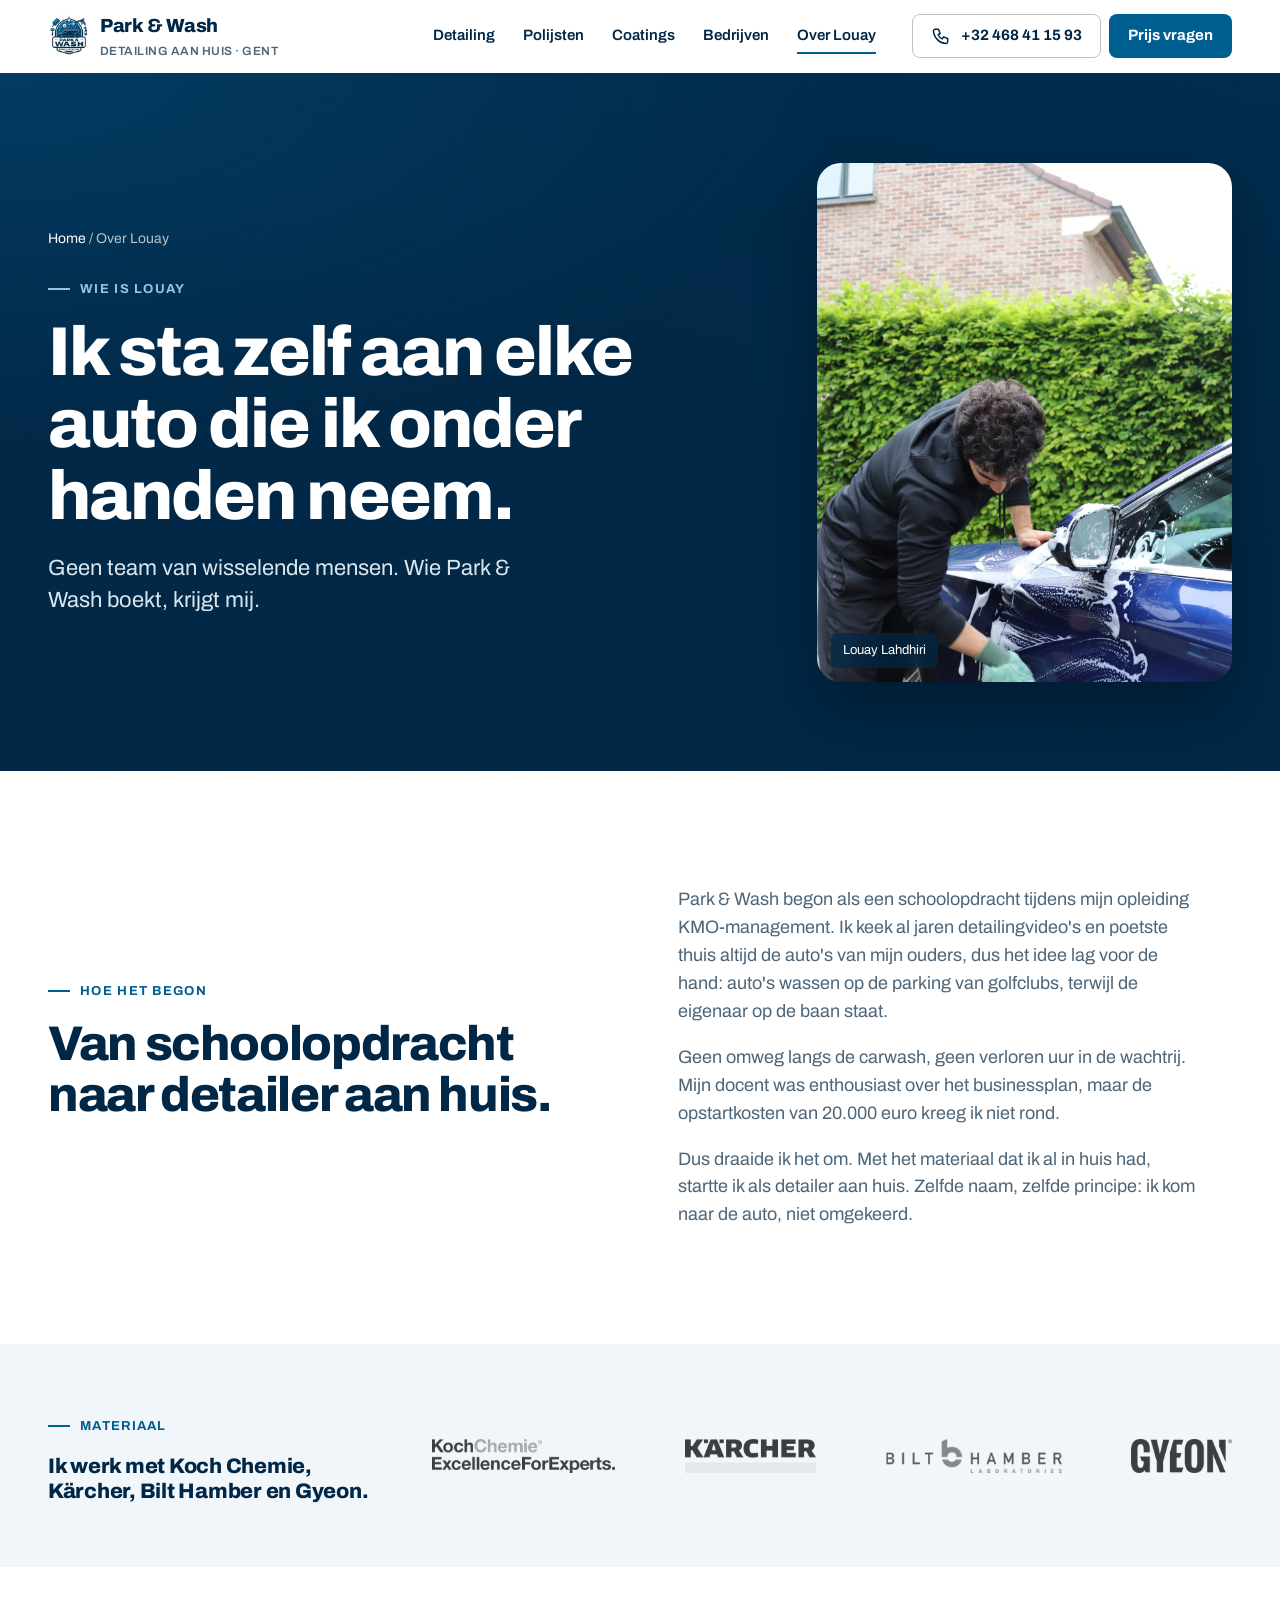
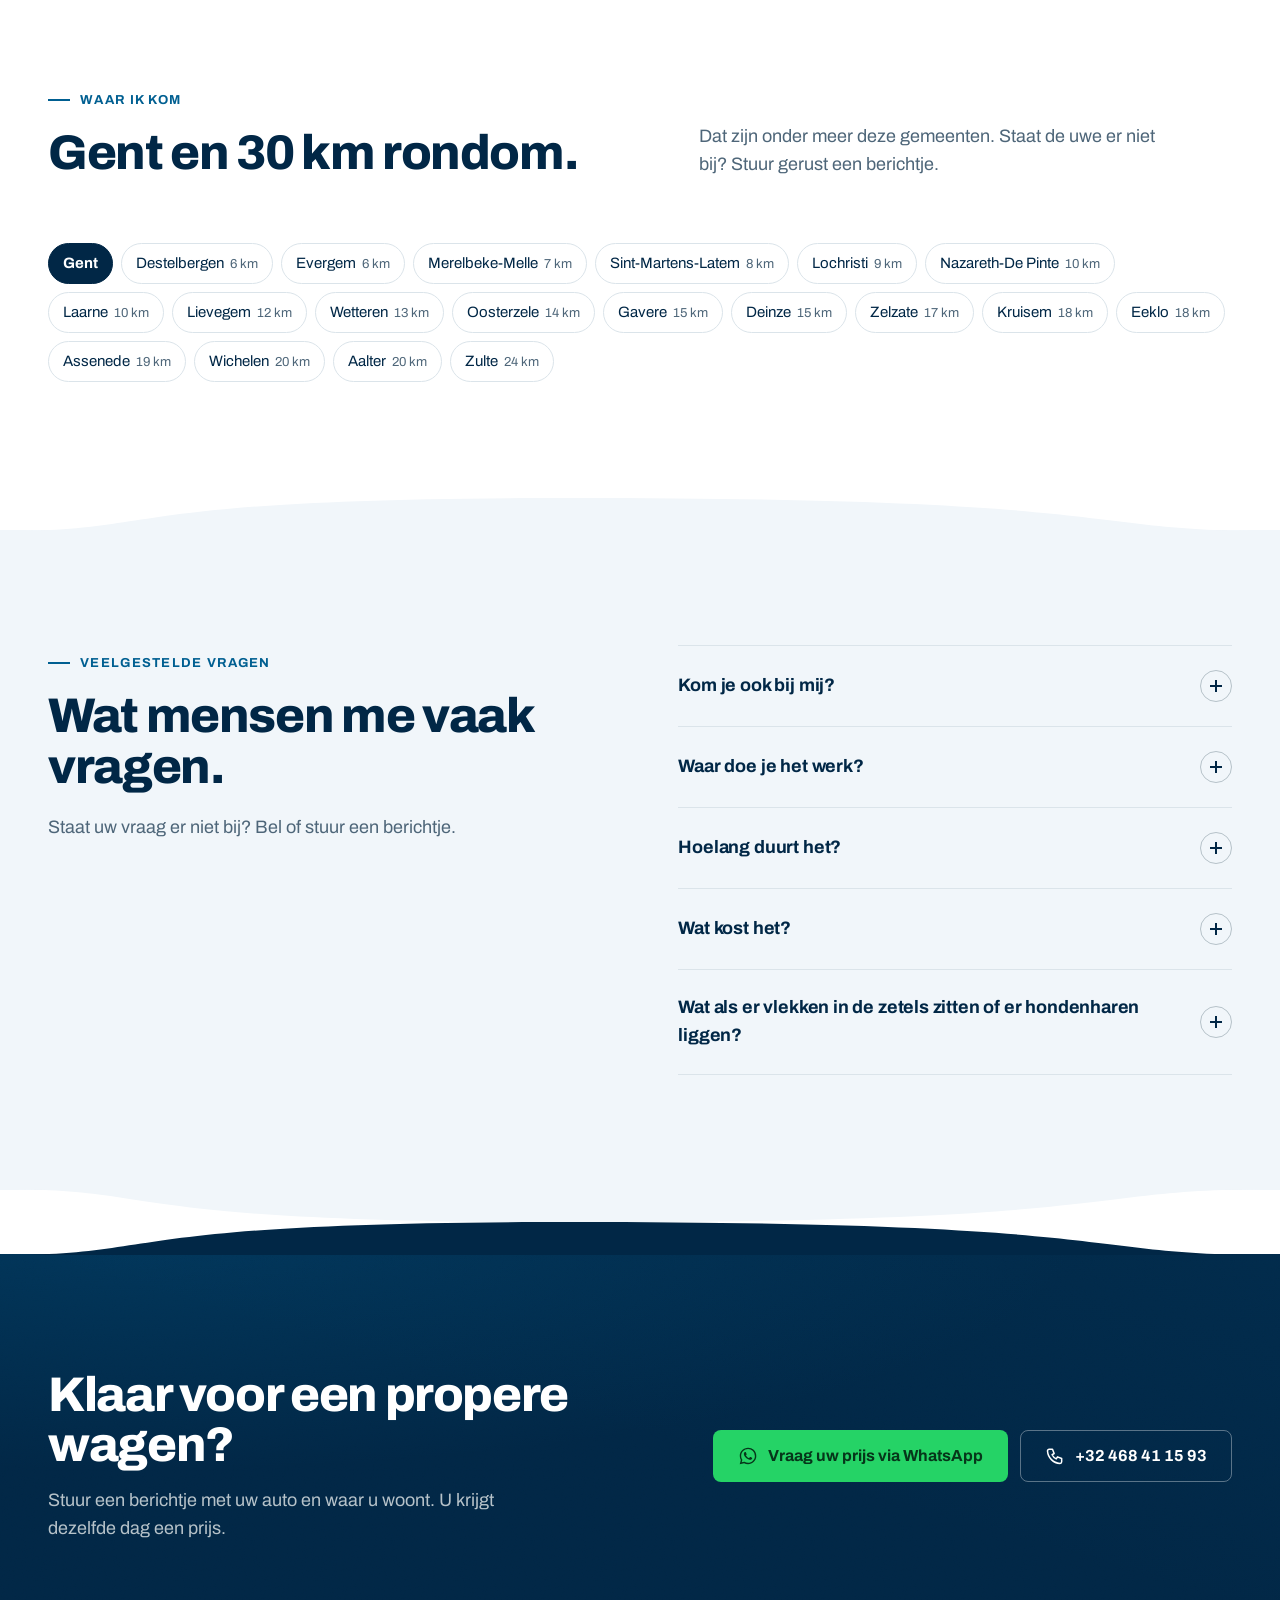
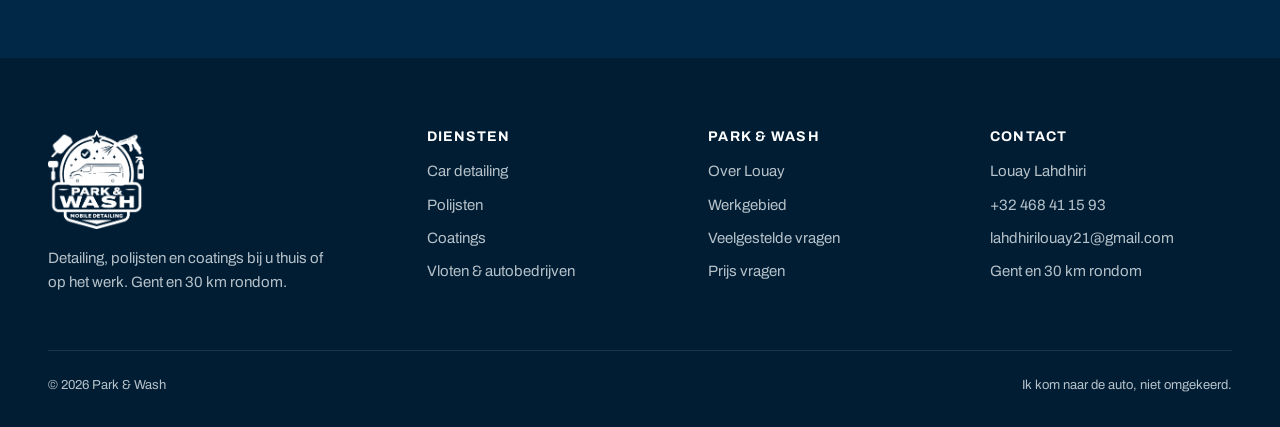
<file: over.html>
<!doctype html>
<html lang="nl-BE">
<head>
<meta charset="utf-8">
<meta name="viewport" content="width=device-width, initial-scale=1">
<title>Over Louay · Park &amp; Wash mobile detailing Gent</title>
<meta name="description" content="Louay Lahdhiri staat zelf aan elke auto. Lees hoe Park &amp; Wash begon, waar ik kom en de antwoorden op veelgestelde vragen.">
<link rel="canonical" href="https://www.parknwash.be/over.html">
<meta property="og:type" content="website">
<meta property="og:locale" content="nl_BE">
<meta property="og:site_name" content="Park &amp; Wash">
<meta property="og:title" content="Over Louay · Park &amp; Wash mobile detailing Gent">
<meta property="og:description" content="Louay Lahdhiri staat zelf aan elke auto. Lees hoe Park &amp; Wash begon, waar ik kom en de antwoorden op veelgestelde vragen.">
<meta property="og:image" content="https://www.parknwash.be/assets/img/og-parkwash.png">
<meta name="theme-color" content="#012746">
<link rel="icon" href="assets/img/merkteken-64.webp" type="image/webp">
<link rel="preconnect" href="https://fonts.googleapis.com">
<link rel="preconnect" href="https://fonts.gstatic.com" crossorigin>
<link href="https://fonts.googleapis.com/css2?family=Archivo:wght@400;500;600;700;800&display=swap" rel="stylesheet">
<link rel="stylesheet" href="assets/css/style.css">
</head>
<body>
<a class="skip" href="#inhoud">Naar de inhoud</a>
<header class="site-header">
  <div class="wrap header-inner">
    <a class="brand" href="index.html" aria-label="Park &amp; Wash, naar de startpagina">
      <img src="assets/img/merkteken-64.webp" alt="" width="40" height="42">
      <span>Park &amp; Wash<small>Detailing aan huis · Gent</small></span>
    </a>
    <nav class="nav" aria-label="Hoofdmenu"><a href="detailing.html">Detailing</a><a href="polijsten.html">Polijsten</a><a href="coatings.html">Coatings</a><a href="zakelijk.html">Bedrijven</a><a href="over.html" aria-current="page">Over Louay</a></nav>
    <div class="header-cta">
      <a class="btn btn-ghost" href="tel:+32468411593"><svg viewBox="0 0 24 24" fill="none" stroke="currentColor" stroke-width="1.8" stroke-linecap="round" stroke-linejoin="round" aria-hidden="true" ><path d="M5 4h4l2 5-2.5 1.5a11 11 0 005 5L15 13l5 2v4a2 2 0 01-2 2A16 16 0 013 6a2 2 0 012-2"/></svg> +32 468 41 15 93</a>
      <a class="btn btn-primary" href="contact.html">Prijs vragen</a>
    </div>
    <button class="menu-toggle" type="button" aria-label="Menu" aria-expanded="false" aria-controls="mnav"><svg viewBox="0 0 24 24" fill="none" stroke="currentColor" stroke-width="1.8" stroke-linecap="round" stroke-linejoin="round" aria-hidden="true" stroke-width="2"><path d="M4 7h16M4 12h16M4 17h16"/></svg></button>
  </div>
</header>
<nav class="mobile-nav" id="mnav" aria-label="Menu mobiel">
  <a class="m-link" href="index.html">Home<span>Start</span></a><a class="m-link" href="detailing.html">Detailing<span>vanaf € 159</span></a><a class="m-link" href="polijsten.html">Polijsten<span>vanaf € 269</span></a><a class="m-link" href="coatings.html">Coatings<span>op offerte</span></a><a class="m-link" href="zakelijk.html">Bedrijven<span>vloot &amp; garages</span></a><a class="m-link" href="over.html">Over Louay<span>wie ik ben</span></a>
  <a class="m-link" href="contact.html">Contact<span>prijs vragen</span></a>
  <div class="btn-row">
    <a class="btn btn-wa" href="https://wa.me/32468411593?text=Dag%20Louay%2C%20ik%20zag%20uw%20website.%20Ik%20wil%20graag%20een%20prijs.%20Mijn%20wagen%20is%20een%20...%20en%20ik%20woon%20in%20..." target="_blank" rel="noopener"><svg viewBox="0 0 24 24" aria-hidden="true" fill="currentColor"><path d="M12.04 2C6.58 2 2.13 6.45 2.13 11.91c0 1.75.46 3.45 1.32 4.95L2.05 22l5.25-1.38a9.9 9.9 0 004.74 1.21h.01c5.46 0 9.91-4.45 9.91-9.91 0-2.65-1.03-5.14-2.9-7.01A9.82 9.82 0 0012.04 2zm.01 18.15h-.01a8.2 8.2 0 01-4.19-1.15l-.3-.18-3.12.82.83-3.04-.2-.31a8.2 8.2 0 01-1.26-4.38c0-4.54 3.7-8.23 8.25-8.23 2.2 0 4.27.86 5.82 2.42a8.18 8.18 0 012.41 5.83c0 4.54-3.7 8.22-8.23 8.22zm4.52-6.16c-.25-.12-1.47-.72-1.69-.81-.23-.08-.39-.12-.56.12-.16.25-.64.81-.78.97-.14.17-.29.19-.54.06-.25-.12-1.05-.39-1.99-1.23-.74-.66-1.23-1.47-1.38-1.72-.14-.25-.02-.38.11-.51.11-.11.25-.29.37-.43.13-.15.17-.25.25-.41.08-.17.04-.31-.02-.43-.06-.12-.56-1.34-.76-1.84-.2-.48-.41-.42-.56-.43h-.48c-.17 0-.43.06-.66.31-.22.25-.86.85-.86 2.07 0 1.22.89 2.4 1.01 2.56.12.17 1.75 2.67 4.23 3.74.59.26 1.05.41 1.41.52.59.19 1.13.16 1.56.1.48-.07 1.47-.6 1.67-1.18.21-.58.21-1.07.14-1.18-.06-.1-.22-.16-.47-.28z"/></svg> WhatsApp</a>
    <a class="btn btn-ghost" href="tel:+32468411593" style="border-color:#ffffff59;color:#fff"><svg viewBox="0 0 24 24" fill="none" stroke="currentColor" stroke-width="1.8" stroke-linecap="round" stroke-linejoin="round" aria-hidden="true" ><path d="M5 4h4l2 5-2.5 1.5a11 11 0 005 5L15 13l5 2v4a2 2 0 01-2 2A16 16 0 013 6a2 2 0 012-2"/></svg> Bellen</a>
  </div>
</nav>
<main id="inhoud">
<section class="page-hero on-dark grain">
  <div class="wrap">
    <div>
      <div class="crumbs"><a href="index.html">Home</a> / Over Louay</div>
      <span class="eyebrow">Wie is Louay</span>
      <h1>Ik sta zelf aan elke auto die ik onder handen neem.</h1>
      <p class="lead">Geen team van wisselende mensen. Wie Park &amp; Wash boekt, krijgt mij.</p>
      
    </div>
    <figure class="ph-card"><img src="assets/img/05-portret-louay-bestelwagen.webp" alt="Louay wast met een groene washand de voorkant van een donkerblauwe auto vol schuim" width="1280" height="1600"><figcaption>Louay Lahdhiri</figcaption></figure>
  </div>
</section>

<section class="section">
  <div class="wrap split">
    <div class="reveal">
      <span class="eyebrow">Hoe het begon</span>
      <h2>Van schoolopdracht naar detailer aan huis.</h2>
    </div>
    <div class="reveal">
      <p class="muted">Park &amp; Wash begon als een schoolopdracht tijdens mijn opleiding KMO-management. Ik keek al jaren detailingvideo's en poetste thuis altijd de auto's van mijn ouders, dus het idee lag voor de hand: auto's wassen op de parking van golfclubs, terwijl de eigenaar op de baan staat.</p>
      <p class="muted">Geen omweg langs de carwash, geen verloren uur in de wachtrij. Mijn docent was enthousiast over het businessplan, maar de opstartkosten van 20.000 euro kreeg ik niet rond.</p>
      <p class="muted">Dus draaide ik het om. Met het materiaal dat ik al in huis had, startte ik als detailer aan huis. Zelfde naam, zelfde principe: ik kom naar de auto, niet omgekeerd.</p>
    </div>
  </div>
</section>

<section class="section section-tint" style="padding-block:64px">
  <div class="wrap reveal"><div class="brands-row">
  <div><span class="eyebrow">Materiaal</span><h3>Ik werk met Koch Chemie,<br>Kärcher, Bilt Hamber en Gyeon.</h3></div>
  <div class="brands">
    <img src="assets/merken/koch-chemie.webp" alt="Koch Chemie" width="515" height="96" loading="lazy">
    <img src="assets/merken/kaercher.webp" alt="Kärcher" width="371" height="96" loading="lazy">
    <img src="assets/merken/bilt-hamber.webp" alt="Bilt Hamber" width="496" height="96" loading="lazy">
    <img src="assets/merken/gyeon.webp" alt="Gyeon" width="284" height="96" loading="lazy">
  </div>
</div></div>
</section>

<section class="section" id="werkgebied">
  <div class="wrap">
    <div class="section-head reveal">
      <div><span class="eyebrow">Waar ik kom</span><h2>Gent en 30 km rondom.</h2></div>
      <p>Dat zijn onder meer deze gemeenten. Staat de uwe er niet bij? Stuur gerust een berichtje.</p>
    </div>
    <div class="reveal"><ul class="towns"><li class="home">Gent</li><li>Destelbergen<span>6 km</span></li><li>Evergem<span>6 km</span></li><li>Merelbeke-Melle<span>7 km</span></li><li>Sint-Martens-Latem<span>8 km</span></li><li>Lochristi<span>9 km</span></li><li>Nazareth-De Pinte<span>10 km</span></li><li>Laarne<span>10 km</span></li><li>Lievegem<span>12 km</span></li><li>Wetteren<span>13 km</span></li><li>Oosterzele<span>14 km</span></li><li>Gavere<span>15 km</span></li><li>Deinze<span>15 km</span></li><li>Zelzate<span>17 km</span></li><li>Kruisem<span>18 km</span></li><li>Eeklo<span>18 km</span></li><li>Assenede<span>19 km</span></li><li>Wichelen<span>20 km</span></li><li>Aalter<span>20 km</span></li><li>Zulte<span>24 km</span></li></ul></div>
  </div>
</section>

<svg class="wave wave-top" style="color:#f1f6fa" viewBox="0 0 800 80" preserveAspectRatio="none" aria-hidden="true"><path d="M0 80C106.8 80 67.64 0 356 0C715.64 0 666.8 80 800 80V80Z"/></svg>
<section class="section section-tint" id="vragen">
  <div class="wrap split" style="align-items:start">
    <div class="reveal">
      <span class="eyebrow">Veelgestelde vragen</span>
      <h2>Wat mensen me vaak vragen.</h2>
      <p class="muted mt-s">Staat uw vraag er niet bij? Bel of stuur een berichtje.</p>
    </div>
    <div class="reveal"><div class="faq"><details><summary>Kom je ook bij mij?<span class="pm" aria-hidden="true"></span></summary><div class="ans">Ik werk in Gent en 30 km rondom. Staat uw gemeente niet in de lijst, stuur dan toch een berichtje, dan bekijken we het samen.</div></details><details><summary>Waar doe je het werk?<span class="pm" aria-hidden="true"></span></summary><div class="ans">Thuis of op het werk, u kiest waar. Ik kom met alles wat ik nodig heb naar de auto.</div></details><details><summary>Hoelang duurt het?<span class="pm" aria-hidden="true"></span></summary><div class="ans">Voor een detailing reken ik twee tot drie uur, afhankelijk van de wagen en wat er moet gebeuren. Polijsten en coatings vragen meer tijd; dat spreken we vooraf af.</div></details><details><summary>Wat kost het?<span class="pm" aria-hidden="true"></span></summary><div class="ans">Detailing start vanaf € 159, polijsten vanaf € 269. Een coating of een vloot doe ik op offerte. Stuur uw auto en uw gemeente door, dan krijgt u dezelfde dag een prijs.</div></details><details><summary>Wat als er vlekken in de zetels zitten of er hondenharen liggen?<span class="pm" aria-hidden="true"></span></summary><div class="ans">Dat kan ik meenemen. Vlekken uit zetels of tapijten is € 34 extra, hondenharen verwijderen ook € 34 extra. Zeg het gewoon bij uw aanvraag.</div></details></div></div>
  </div>
</section>
<svg class="wave wave-bottom" style="color:#f1f6fa" viewBox="0 0 800 80" preserveAspectRatio="none" aria-hidden="true"><path d="M0 0C106.8 0 67.64 80 356 80C715.64 80 666.8 0 800 0V0Z"/></svg>
<svg class="wave wave-top" style="color:#012746" viewBox="0 0 800 80" preserveAspectRatio="none" aria-hidden="true"><path d="M0 80C106.8 80 67.64 0 356 0C715.64 0 666.8 80 800 80V80Z"/></svg>
<section class="section section-navy grain on-dark">
  <div class="wrap cta-band reveal">
    <div>
      <h2>Klaar voor een propere wagen?</h2>
      <p>Stuur een berichtje met uw auto en waar u woont. U krijgt dezelfde dag een prijs.</p>
    </div>
    <div class="btn-row">
      <a class="btn btn-wa" href="https://wa.me/32468411593?text=Dag%20Louay%2C%20ik%20zag%20uw%20website.%20Ik%20wil%20graag%20een%20prijs.%20Mijn%20wagen%20is%20een%20...%20en%20ik%20woon%20in%20..." target="_blank" rel="noopener"><svg viewBox="0 0 24 24" aria-hidden="true" fill="currentColor"><path d="M12.04 2C6.58 2 2.13 6.45 2.13 11.91c0 1.75.46 3.45 1.32 4.95L2.05 22l5.25-1.38a9.9 9.9 0 004.74 1.21h.01c5.46 0 9.91-4.45 9.91-9.91 0-2.65-1.03-5.14-2.9-7.01A9.82 9.82 0 0012.04 2zm.01 18.15h-.01a8.2 8.2 0 01-4.19-1.15l-.3-.18-3.12.82.83-3.04-.2-.31a8.2 8.2 0 01-1.26-4.38c0-4.54 3.7-8.23 8.25-8.23 2.2 0 4.27.86 5.82 2.42a8.18 8.18 0 012.41 5.83c0 4.54-3.7 8.22-8.23 8.22zm4.52-6.16c-.25-.12-1.47-.72-1.69-.81-.23-.08-.39-.12-.56.12-.16.25-.64.81-.78.97-.14.17-.29.19-.54.06-.25-.12-1.05-.39-1.99-1.23-.74-.66-1.23-1.47-1.38-1.72-.14-.25-.02-.38.11-.51.11-.11.25-.29.37-.43.13-.15.17-.25.25-.41.08-.17.04-.31-.02-.43-.06-.12-.56-1.34-.76-1.84-.2-.48-.41-.42-.56-.43h-.48c-.17 0-.43.06-.66.31-.22.25-.86.85-.86 2.07 0 1.22.89 2.4 1.01 2.56.12.17 1.75 2.67 4.23 3.74.59.26 1.05.41 1.41.52.59.19 1.13.16 1.56.1.48-.07 1.47-.6 1.67-1.18.21-.58.21-1.07.14-1.18-.06-.1-.22-.16-.47-.28z"/></svg> Vraag uw prijs via WhatsApp</a>
      <a class="btn btn-ghost" href="tel:+32468411593"><svg viewBox="0 0 24 24" fill="none" stroke="currentColor" stroke-width="1.8" stroke-linecap="round" stroke-linejoin="round" aria-hidden="true" ><path d="M5 4h4l2 5-2.5 1.5a11 11 0 005 5L15 13l5 2v4a2 2 0 01-2 2A16 16 0 013 6a2 2 0 012-2"/></svg> +32 468 41 15 93</a>
    </div>
  </div>
</section>
</main>
<footer class="site-footer">
  <div class="wrap">
    <div class="footer-grid">
      <div class="footer-brand">
        <img src="assets/img/logo-parkwash-wit.webp" alt="Park &amp; Wash mobile detailing" width="96" height="100" loading="lazy">
        <p>Detailing, polijsten en coatings bij u thuis of op het werk. Gent en 30 km rondom.</p>
      </div>
      <div>
        <h4>Diensten</h4>
        <ul>
          <li><a href="detailing.html">Car detailing</a></li>
          <li><a href="polijsten.html">Polijsten</a></li>
          <li><a href="coatings.html">Coatings</a></li>
          <li><a href="zakelijk.html">Vloten &amp; autobedrijven</a></li>
        </ul>
      </div>
      <div>
        <h4>Park &amp; Wash</h4>
        <ul>
          <li><a href="over.html">Over Louay</a></li>
          <li><a href="over.html#werkgebied">Werkgebied</a></li>
          <li><a href="over.html#vragen">Veelgestelde vragen</a></li>
          <li><a href="contact.html">Prijs vragen</a></li>
        </ul>
      </div>
      <div>
        <h4>Contact</h4>
        <ul>
          <li>Louay Lahdhiri</li>
          <li><a href="tel:+32468411593">+32 468 41 15 93</a></li>
          <li><a href="mailto:lahdhirilouay21@gmail.com">lahdhirilouay21@gmail.com</a></li>
          <li>Gent en 30 km rondom</li>
        </ul>
      </div>
    </div>
    <div class="footer-bottom">
      <span>© <span data-year>2026</span> Park &amp; Wash</span>
      <span>Ik kom naar de auto, niet omgekeerd.</span>
    </div>
  </div>
</footer>
<a class="wa-float" href="https://wa.me/32468411593?text=Dag%20Louay%2C%20ik%20zag%20uw%20website.%20Ik%20wil%20graag%20een%20prijs.%20Mijn%20wagen%20is%20een%20...%20en%20ik%20woon%20in%20..." target="_blank" rel="noopener" aria-label="Stuur een WhatsApp-bericht"><svg viewBox="0 0 24 24" aria-hidden="true" fill="currentColor"><path d="M12.04 2C6.58 2 2.13 6.45 2.13 11.91c0 1.75.46 3.45 1.32 4.95L2.05 22l5.25-1.38a9.9 9.9 0 004.74 1.21h.01c5.46 0 9.91-4.45 9.91-9.91 0-2.65-1.03-5.14-2.9-7.01A9.82 9.82 0 0012.04 2zm.01 18.15h-.01a8.2 8.2 0 01-4.19-1.15l-.3-.18-3.12.82.83-3.04-.2-.31a8.2 8.2 0 01-1.26-4.38c0-4.54 3.7-8.23 8.25-8.23 2.2 0 4.27.86 5.82 2.42a8.18 8.18 0 012.41 5.83c0 4.54-3.7 8.22-8.23 8.22zm4.52-6.16c-.25-.12-1.47-.72-1.69-.81-.23-.08-.39-.12-.56.12-.16.25-.64.81-.78.97-.14.17-.29.19-.54.06-.25-.12-1.05-.39-1.99-1.23-.74-.66-1.23-1.47-1.38-1.72-.14-.25-.02-.38.11-.51.11-.11.25-.29.37-.43.13-.15.17-.25.25-.41.08-.17.04-.31-.02-.43-.06-.12-.56-1.34-.76-1.84-.2-.48-.41-.42-.56-.43h-.48c-.17 0-.43.06-.66.31-.22.25-.86.85-.86 2.07 0 1.22.89 2.4 1.01 2.56.12.17 1.75 2.67 4.23 3.74.59.26 1.05.41 1.41.52.59.19 1.13.16 1.56.1.48-.07 1.47-.6 1.67-1.18.21-.58.21-1.07.14-1.18-.06-.1-.22-.16-.47-.28z"/></svg></a>
<script src="assets/js/main.js" defer></script>
</body>
</html>
</file>
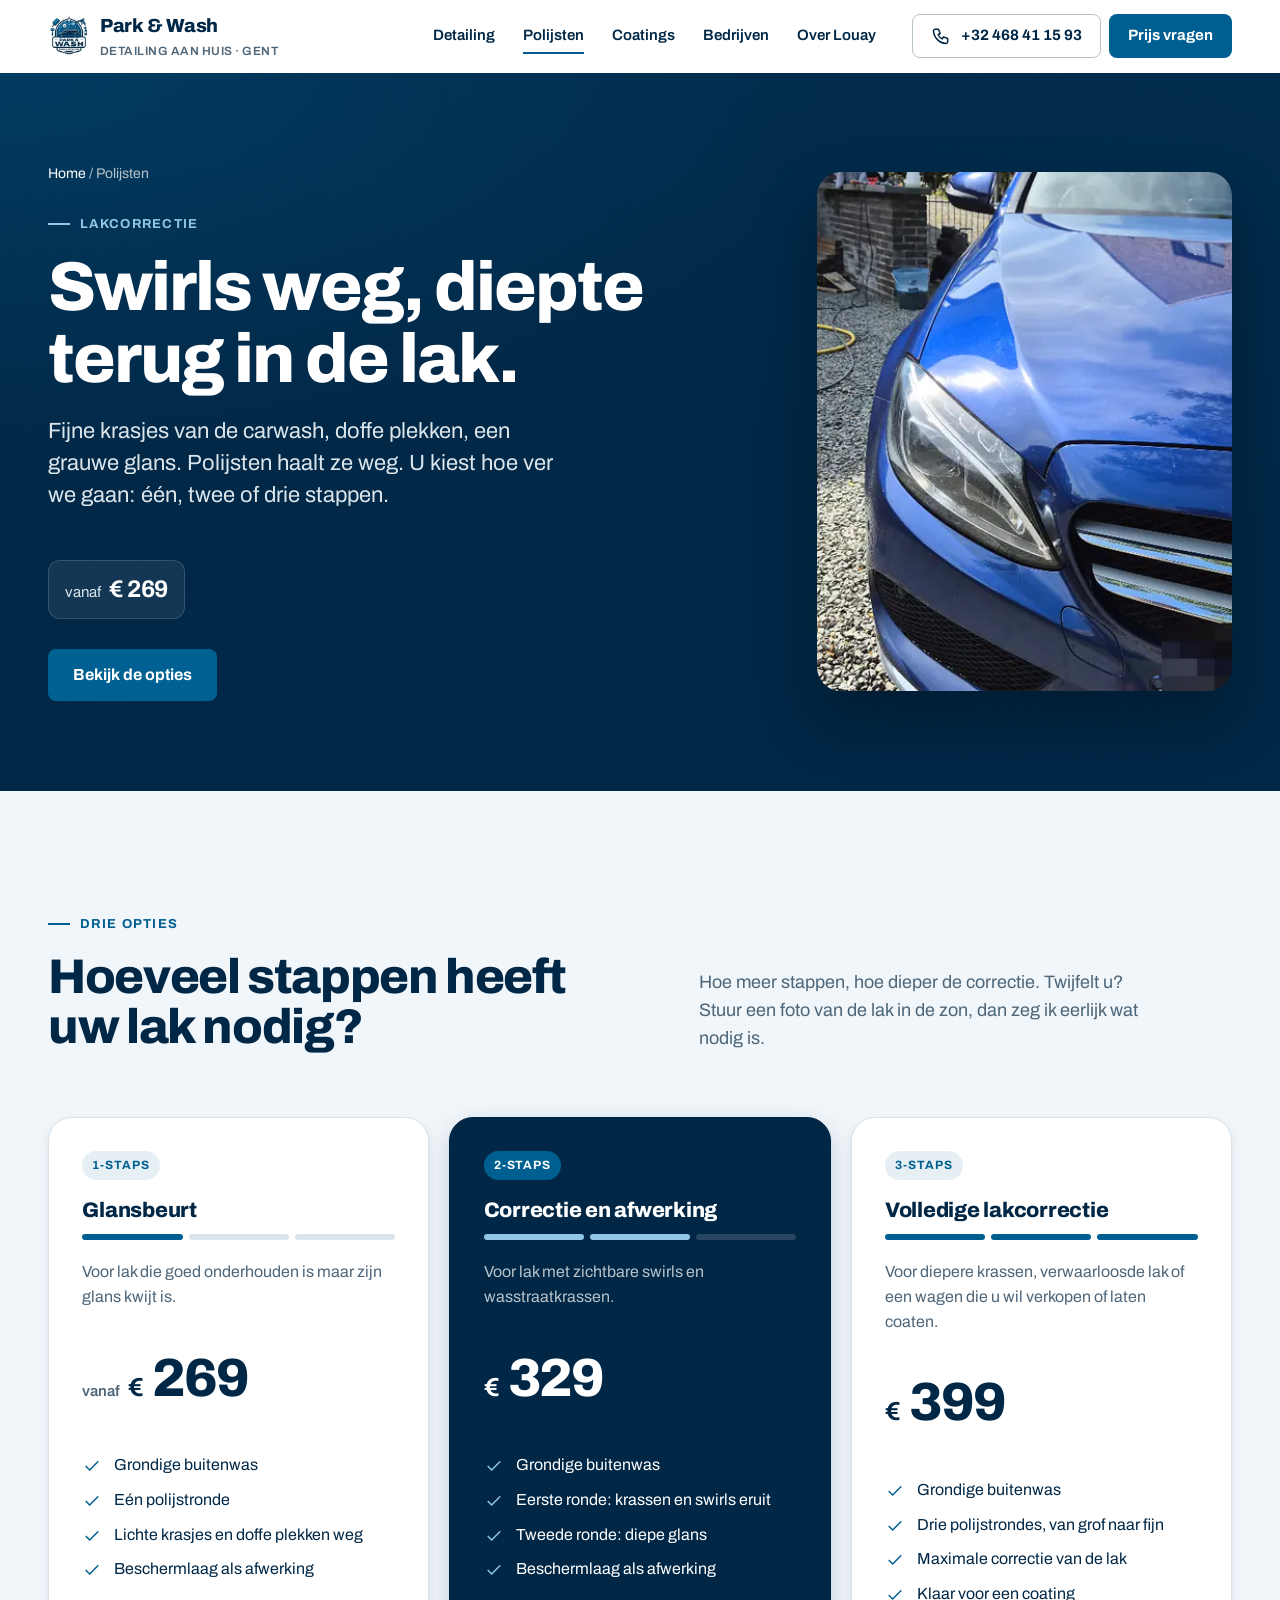
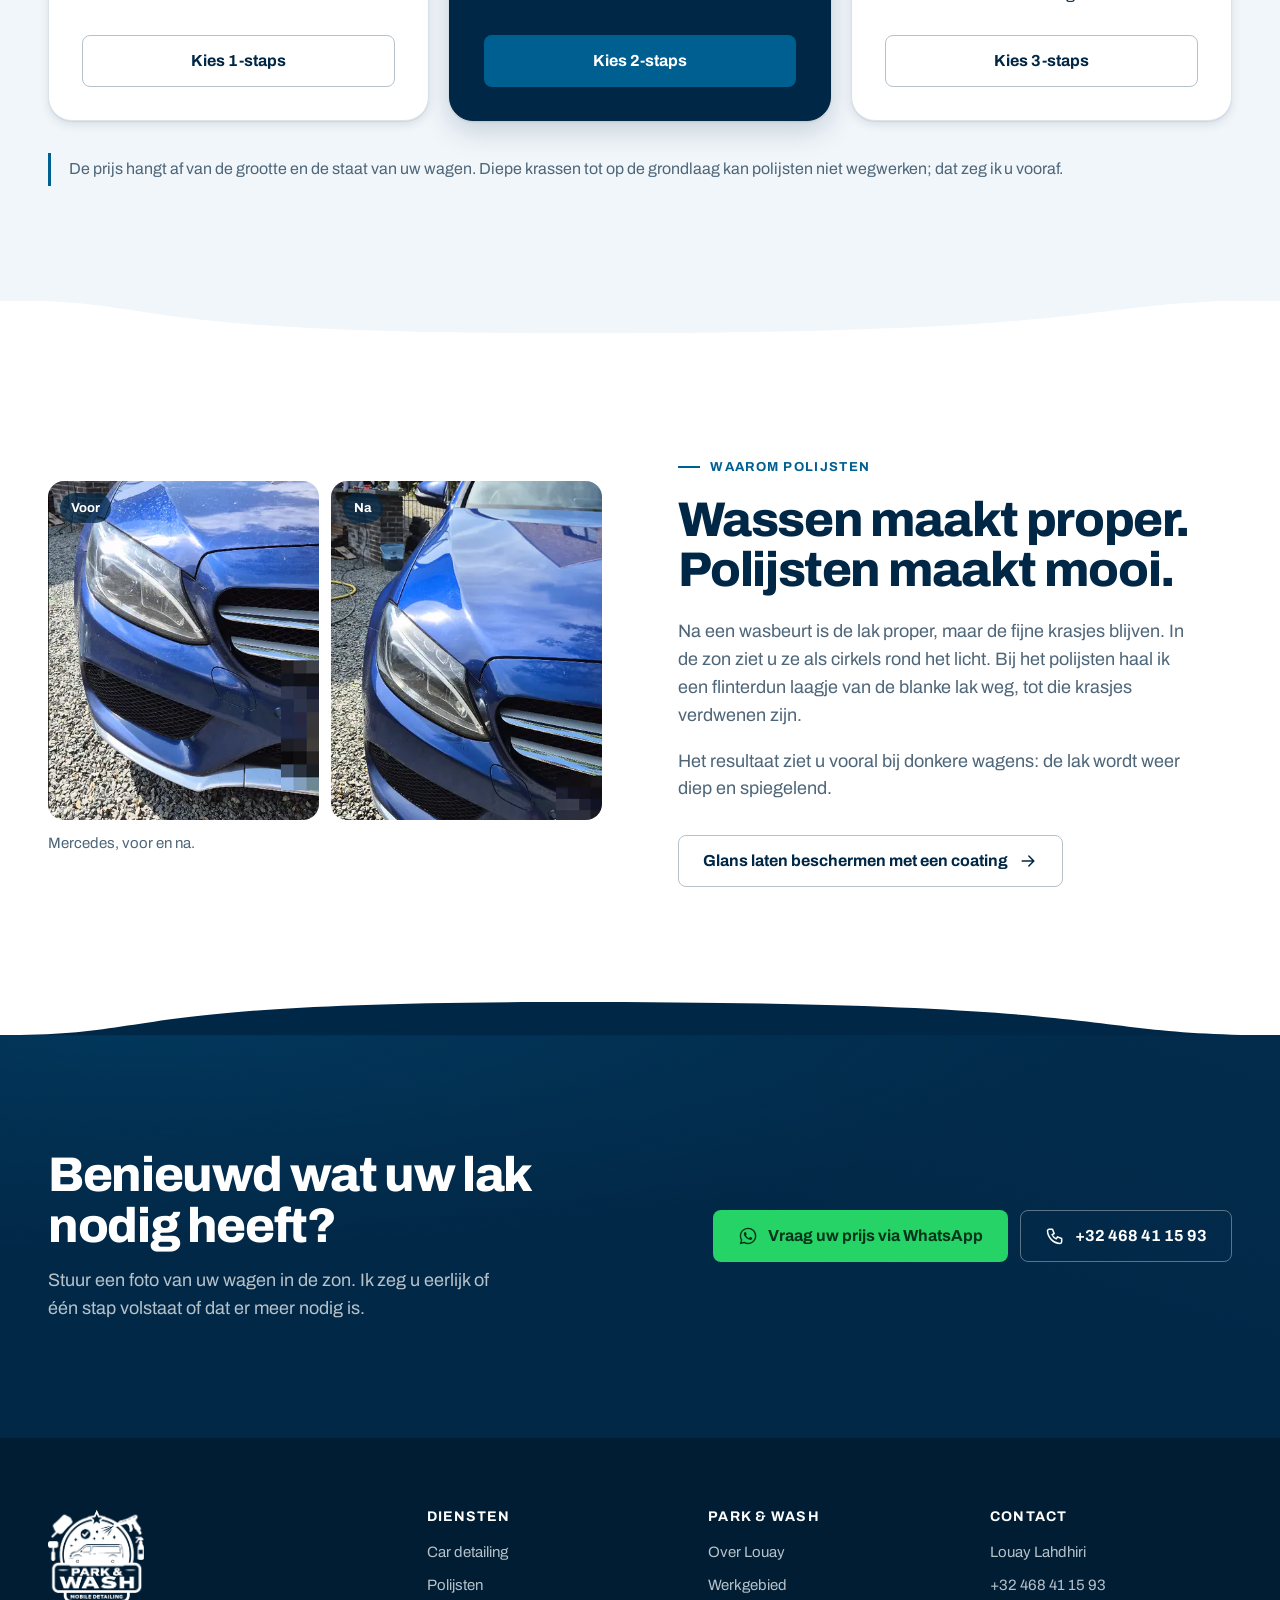
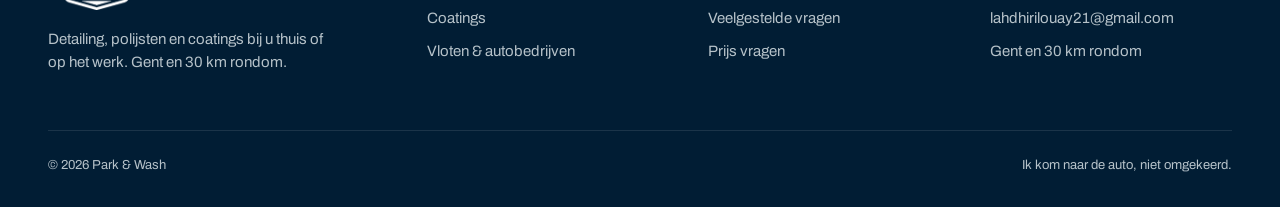
<file: polijsten.html>
<!doctype html>
<html lang="nl-BE">
<head>
<meta charset="utf-8">
<meta name="viewport" content="width=device-width, initial-scale=1">
<title>Auto polijsten aan huis vanaf € 269 · Park &amp; Wash Gent</title>
<meta name="description" content="Lak polijsten in 1, 2 of 3 stappen bij u thuis in Gent en omstreken. 1-staps vanaf € 269, 2-staps € 329, 3-staps € 399.">
<link rel="canonical" href="https://www.parknwash.be/polijsten.html">
<meta property="og:type" content="website">
<meta property="og:locale" content="nl_BE">
<meta property="og:site_name" content="Park &amp; Wash">
<meta property="og:title" content="Auto polijsten aan huis vanaf € 269 · Park &amp; Wash Gent">
<meta property="og:description" content="Lak polijsten in 1, 2 of 3 stappen bij u thuis in Gent en omstreken. 1-staps vanaf € 269, 2-staps € 329, 3-staps € 399.">
<meta property="og:image" content="https://www.parknwash.be/assets/img/og-parkwash.png">
<meta name="theme-color" content="#012746">
<link rel="icon" href="assets/img/merkteken-64.webp" type="image/webp">
<link rel="preconnect" href="https://fonts.googleapis.com">
<link rel="preconnect" href="https://fonts.gstatic.com" crossorigin>
<link href="https://fonts.googleapis.com/css2?family=Archivo:wght@400;500;600;700;800&display=swap" rel="stylesheet">
<link rel="stylesheet" href="assets/css/style.css">
</head>
<body>
<a class="skip" href="#inhoud">Naar de inhoud</a>
<header class="site-header">
  <div class="wrap header-inner">
    <a class="brand" href="index.html" aria-label="Park &amp; Wash, naar de startpagina">
      <img src="assets/img/merkteken-64.webp" alt="" width="40" height="42">
      <span>Park &amp; Wash<small>Detailing aan huis · Gent</small></span>
    </a>
    <nav class="nav" aria-label="Hoofdmenu"><a href="detailing.html">Detailing</a><a href="polijsten.html" aria-current="page">Polijsten</a><a href="coatings.html">Coatings</a><a href="zakelijk.html">Bedrijven</a><a href="over.html">Over Louay</a></nav>
    <div class="header-cta">
      <a class="btn btn-ghost" href="tel:+32468411593"><svg viewBox="0 0 24 24" fill="none" stroke="currentColor" stroke-width="1.8" stroke-linecap="round" stroke-linejoin="round" aria-hidden="true" ><path d="M5 4h4l2 5-2.5 1.5a11 11 0 005 5L15 13l5 2v4a2 2 0 01-2 2A16 16 0 013 6a2 2 0 012-2"/></svg> +32 468 41 15 93</a>
      <a class="btn btn-primary" href="contact.html">Prijs vragen</a>
    </div>
    <button class="menu-toggle" type="button" aria-label="Menu" aria-expanded="false" aria-controls="mnav"><svg viewBox="0 0 24 24" fill="none" stroke="currentColor" stroke-width="1.8" stroke-linecap="round" stroke-linejoin="round" aria-hidden="true" stroke-width="2"><path d="M4 7h16M4 12h16M4 17h16"/></svg></button>
  </div>
</header>
<nav class="mobile-nav" id="mnav" aria-label="Menu mobiel">
  <a class="m-link" href="index.html">Home<span>Start</span></a><a class="m-link" href="detailing.html">Detailing<span>vanaf € 159</span></a><a class="m-link" href="polijsten.html">Polijsten<span>vanaf € 269</span></a><a class="m-link" href="coatings.html">Coatings<span>op offerte</span></a><a class="m-link" href="zakelijk.html">Bedrijven<span>vloot &amp; garages</span></a><a class="m-link" href="over.html">Over Louay<span>wie ik ben</span></a>
  <a class="m-link" href="contact.html">Contact<span>prijs vragen</span></a>
  <div class="btn-row">
    <a class="btn btn-wa" href="https://wa.me/32468411593?text=Dag%20Louay%2C%20ik%20zag%20uw%20website.%20Ik%20wil%20graag%20een%20prijs.%20Mijn%20wagen%20is%20een%20...%20en%20ik%20woon%20in%20..." target="_blank" rel="noopener"><svg viewBox="0 0 24 24" aria-hidden="true" fill="currentColor"><path d="M12.04 2C6.58 2 2.13 6.45 2.13 11.91c0 1.75.46 3.45 1.32 4.95L2.05 22l5.25-1.38a9.9 9.9 0 004.74 1.21h.01c5.46 0 9.91-4.45 9.91-9.91 0-2.65-1.03-5.14-2.9-7.01A9.82 9.82 0 0012.04 2zm.01 18.15h-.01a8.2 8.2 0 01-4.19-1.15l-.3-.18-3.12.82.83-3.04-.2-.31a8.2 8.2 0 01-1.26-4.38c0-4.54 3.7-8.23 8.25-8.23 2.2 0 4.27.86 5.82 2.42a8.18 8.18 0 012.41 5.83c0 4.54-3.7 8.22-8.23 8.22zm4.52-6.16c-.25-.12-1.47-.72-1.69-.81-.23-.08-.39-.12-.56.12-.16.25-.64.81-.78.97-.14.17-.29.19-.54.06-.25-.12-1.05-.39-1.99-1.23-.74-.66-1.23-1.47-1.38-1.72-.14-.25-.02-.38.11-.51.11-.11.25-.29.37-.43.13-.15.17-.25.25-.41.08-.17.04-.31-.02-.43-.06-.12-.56-1.34-.76-1.84-.2-.48-.41-.42-.56-.43h-.48c-.17 0-.43.06-.66.31-.22.25-.86.85-.86 2.07 0 1.22.89 2.4 1.01 2.56.12.17 1.75 2.67 4.23 3.74.59.26 1.05.41 1.41.52.59.19 1.13.16 1.56.1.48-.07 1.47-.6 1.67-1.18.21-.58.21-1.07.14-1.18-.06-.1-.22-.16-.47-.28z"/></svg> WhatsApp</a>
    <a class="btn btn-ghost" href="tel:+32468411593" style="border-color:#ffffff59;color:#fff"><svg viewBox="0 0 24 24" fill="none" stroke="currentColor" stroke-width="1.8" stroke-linecap="round" stroke-linejoin="round" aria-hidden="true" ><path d="M5 4h4l2 5-2.5 1.5a11 11 0 005 5L15 13l5 2v4a2 2 0 01-2 2A16 16 0 013 6a2 2 0 012-2"/></svg> Bellen</a>
  </div>
</nav>
<main id="inhoud">
<section class="page-hero on-dark grain">
  <div class="wrap">
    <div>
      <div class="crumbs"><a href="index.html">Home</a> / Polijsten</div>
      <span class="eyebrow">Lakcorrectie</span>
      <h1>Swirls weg, diepte terug in de lak.</h1>
      <p class="lead">Fijne krasjes van de carwash, doffe plekken, een grauwe glans. Polijsten haalt ze weg. U kiest hoe ver we gaan: één, twee of drie stappen.</p>
      <div class="hero-price">vanaf <strong>€ 269</strong></div><div class="btn-row"><a class="btn btn-primary" href="#opties">Bekijk de opties</a></div>
    </div>
    <figure class="ph-card"><img src="assets/img/07-voorna-mercedes-na.webp" alt="De motorkap van een donkerblauwe Mercedes glimt in de zon" width="1280" height="1600"></figure>
  </div>
</section>

<section class="section section-tint" id="opties">
  <div class="wrap">
    <div class="section-head reveal">
      <div><span class="eyebrow">Drie opties</span><h2>Hoeveel stappen heeft uw lak nodig?</h2></div>
      <p>Hoe meer stappen, hoe dieper de correctie. Twijfelt u? Stuur een foto van de lak in de zon, dan zeg ik eerlijk wat nodig is.</p>
    </div>
    <div class="price-grid">
      <div class="price-card reveal">
        <span class="tag">1-staps</span>
        <h3>Glansbeurt</h3>
        <div class="stage-bar" aria-hidden="true"><i class="on"></i><i class=""></i><i class=""></i></div>
        <p class="desc">Voor lak die goed onderhouden is maar zijn glans kwijt is.</p>
        <div class="amount"><span class="from">vanaf</span><span class="cur">€</span><span class="num">269</span></div>
        <p class="vat">&nbsp;</p>
        <ul class="checks"><li><svg viewBox="0 0 24 24" fill="none" stroke="currentColor" stroke-width="1.8" stroke-linecap="round" stroke-linejoin="round" aria-hidden="true" ><path d="M5 12.5l4.2 4.2L19 7"/></svg><span>Grondige buitenwas</span></li><li><svg viewBox="0 0 24 24" fill="none" stroke="currentColor" stroke-width="1.8" stroke-linecap="round" stroke-linejoin="round" aria-hidden="true" ><path d="M5 12.5l4.2 4.2L19 7"/></svg><span>Eén polijstronde</span></li><li><svg viewBox="0 0 24 24" fill="none" stroke="currentColor" stroke-width="1.8" stroke-linecap="round" stroke-linejoin="round" aria-hidden="true" ><path d="M5 12.5l4.2 4.2L19 7"/></svg><span>Lichte krasjes en doffe plekken weg</span></li><li><svg viewBox="0 0 24 24" fill="none" stroke="currentColor" stroke-width="1.8" stroke-linecap="round" stroke-linejoin="round" aria-hidden="true" ><path d="M5 12.5l4.2 4.2L19 7"/></svg><span>Beschermlaag als afwerking</span></li></ul>
        <a class="btn btn-ghost" href="contact.html?dienst=Polijsten%201-staps">Kies 1-staps</a>
      </div>
      <div class="price-card featured reveal">
        <span class="tag">2-staps</span>
        <h3>Correctie en afwerking</h3>
        <div class="stage-bar" aria-hidden="true"><i class="on"></i><i class="on"></i><i class=""></i></div>
        <p class="desc">Voor lak met zichtbare swirls en wasstraatkrassen.</p>
        <div class="amount"><span class="cur">€</span><span class="num">329</span></div>
        <p class="vat">&nbsp;</p>
        <ul class="checks"><li><svg viewBox="0 0 24 24" fill="none" stroke="currentColor" stroke-width="1.8" stroke-linecap="round" stroke-linejoin="round" aria-hidden="true" ><path d="M5 12.5l4.2 4.2L19 7"/></svg><span>Grondige buitenwas</span></li><li><svg viewBox="0 0 24 24" fill="none" stroke="currentColor" stroke-width="1.8" stroke-linecap="round" stroke-linejoin="round" aria-hidden="true" ><path d="M5 12.5l4.2 4.2L19 7"/></svg><span>Eerste ronde: krassen en swirls eruit</span></li><li><svg viewBox="0 0 24 24" fill="none" stroke="currentColor" stroke-width="1.8" stroke-linecap="round" stroke-linejoin="round" aria-hidden="true" ><path d="M5 12.5l4.2 4.2L19 7"/></svg><span>Tweede ronde: diepe glans</span></li><li><svg viewBox="0 0 24 24" fill="none" stroke="currentColor" stroke-width="1.8" stroke-linecap="round" stroke-linejoin="round" aria-hidden="true" ><path d="M5 12.5l4.2 4.2L19 7"/></svg><span>Beschermlaag als afwerking</span></li></ul>
        <a class="btn btn-primary" href="contact.html?dienst=Polijsten%202-staps">Kies 2-staps</a>
      </div>
      <div class="price-card reveal">
        <span class="tag">3-staps</span>
        <h3>Volledige lakcorrectie</h3>
        <div class="stage-bar" aria-hidden="true"><i class="on"></i><i class="on"></i><i class="on"></i></div>
        <p class="desc">Voor diepere krassen, verwaarloosde lak of een wagen die u wil verkopen of laten coaten.</p>
        <div class="amount"><span class="cur">€</span><span class="num">399</span></div>
        <p class="vat">&nbsp;</p>
        <ul class="checks"><li><svg viewBox="0 0 24 24" fill="none" stroke="currentColor" stroke-width="1.8" stroke-linecap="round" stroke-linejoin="round" aria-hidden="true" ><path d="M5 12.5l4.2 4.2L19 7"/></svg><span>Grondige buitenwas</span></li><li><svg viewBox="0 0 24 24" fill="none" stroke="currentColor" stroke-width="1.8" stroke-linecap="round" stroke-linejoin="round" aria-hidden="true" ><path d="M5 12.5l4.2 4.2L19 7"/></svg><span>Drie polijstrondes, van grof naar fijn</span></li><li><svg viewBox="0 0 24 24" fill="none" stroke="currentColor" stroke-width="1.8" stroke-linecap="round" stroke-linejoin="round" aria-hidden="true" ><path d="M5 12.5l4.2 4.2L19 7"/></svg><span>Maximale correctie van de lak</span></li><li><svg viewBox="0 0 24 24" fill="none" stroke="currentColor" stroke-width="1.8" stroke-linecap="round" stroke-linejoin="round" aria-hidden="true" ><path d="M5 12.5l4.2 4.2L19 7"/></svg><span>Klaar voor een coating</span></li></ul>
        <a class="btn btn-ghost" href="contact.html?dienst=Polijsten%203-staps">Kies 3-staps</a>
      </div>
    </div>
    <p class="note-box mt-m reveal">De prijs hangt af van de grootte en de staat van uw wagen. Diepe krassen tot op de grondlaag kan polijsten niet wegwerken; dat zeg ik u vooraf.</p>
  </div>
</section>
<svg class="wave wave-bottom" style="color:#f1f6fa" viewBox="0 0 800 80" preserveAspectRatio="none" aria-hidden="true"><path d="M0 0C106.8 0 67.64 80 356 80C715.64 80 666.8 0 800 0V0Z"/></svg>

<section class="section">
  <div class="wrap split reverse">
    <div class="reveal">
      <span class="eyebrow">Waarom polijsten</span>
      <h2>Wassen maakt proper. Polijsten maakt mooi.</h2>
      <p>Na een wasbeurt is de lak proper, maar de fijne krasjes blijven. In de zon ziet u ze als cirkels rond het licht. Bij het polijsten haal ik een flinterdun laagje van de blanke lak weg, tot die krasjes verdwenen zijn.</p>
      <p>Het resultaat ziet u vooral bij donkere wagens: de lak wordt weer diep en spiegelend.</p>
      <div class="btn-row mt-m"><a class="btn btn-ghost" href="coatings.html">Glans laten beschermen met een coating <svg viewBox="0 0 24 24" fill="none" stroke="currentColor" stroke-width="1.8" stroke-linecap="round" stroke-linejoin="round" aria-hidden="true" ><path d="M5 12h14M13 6l6 6-6 6"/></svg></a></div>
    </div>
    <div class="reveal"><div class="pair">
  <figure><img src="assets/img/07-voorna-mercedes-voor.webp" alt="Blauwe Mercedes met stoffige lak en watervlekken op de motorkap" width="400" height="500" loading="lazy"><span class="lbl">Voor</span></figure>
  <figure><img src="assets/img/07-voorna-mercedes-na.webp" alt="Dezelfde Mercedes glimt in de zon" width="400" height="500" loading="lazy"><span class="lbl">Na</span></figure>
</div><p class="ba-cap">Mercedes, voor en na.</p></div>
  </div>
</section>
<svg class="wave wave-top" style="color:#012746" viewBox="0 0 800 80" preserveAspectRatio="none" aria-hidden="true"><path d="M0 80C106.8 80 67.64 0 356 0C715.64 0 666.8 80 800 80V80Z"/></svg>
<section class="section section-navy grain on-dark">
  <div class="wrap cta-band reveal">
    <div>
      <h2>Benieuwd wat uw lak nodig heeft?</h2>
      <p>Stuur een foto van uw wagen in de zon. Ik zeg u eerlijk of één stap volstaat of dat er meer nodig is.</p>
    </div>
    <div class="btn-row">
      <a class="btn btn-wa" href="https://wa.me/32468411593?text=Dag%20Louay%2C%20ik%20zag%20uw%20website.%20Ik%20wil%20graag%20een%20prijs.%20Mijn%20wagen%20is%20een%20...%20en%20ik%20woon%20in%20..." target="_blank" rel="noopener"><svg viewBox="0 0 24 24" aria-hidden="true" fill="currentColor"><path d="M12.04 2C6.58 2 2.13 6.45 2.13 11.91c0 1.75.46 3.45 1.32 4.95L2.05 22l5.25-1.38a9.9 9.9 0 004.74 1.21h.01c5.46 0 9.91-4.45 9.91-9.91 0-2.65-1.03-5.14-2.9-7.01A9.82 9.82 0 0012.04 2zm.01 18.15h-.01a8.2 8.2 0 01-4.19-1.15l-.3-.18-3.12.82.83-3.04-.2-.31a8.2 8.2 0 01-1.26-4.38c0-4.54 3.7-8.23 8.25-8.23 2.2 0 4.27.86 5.82 2.42a8.18 8.18 0 012.41 5.83c0 4.54-3.7 8.22-8.23 8.22zm4.52-6.16c-.25-.12-1.47-.72-1.69-.81-.23-.08-.39-.12-.56.12-.16.25-.64.81-.78.97-.14.17-.29.19-.54.06-.25-.12-1.05-.39-1.99-1.23-.74-.66-1.23-1.47-1.38-1.72-.14-.25-.02-.38.11-.51.11-.11.25-.29.37-.43.13-.15.17-.25.25-.41.08-.17.04-.31-.02-.43-.06-.12-.56-1.34-.76-1.84-.2-.48-.41-.42-.56-.43h-.48c-.17 0-.43.06-.66.31-.22.25-.86.85-.86 2.07 0 1.22.89 2.4 1.01 2.56.12.17 1.75 2.67 4.23 3.74.59.26 1.05.41 1.41.52.59.19 1.13.16 1.56.1.48-.07 1.47-.6 1.67-1.18.21-.58.21-1.07.14-1.18-.06-.1-.22-.16-.47-.28z"/></svg> Vraag uw prijs via WhatsApp</a>
      <a class="btn btn-ghost" href="tel:+32468411593"><svg viewBox="0 0 24 24" fill="none" stroke="currentColor" stroke-width="1.8" stroke-linecap="round" stroke-linejoin="round" aria-hidden="true" ><path d="M5 4h4l2 5-2.5 1.5a11 11 0 005 5L15 13l5 2v4a2 2 0 01-2 2A16 16 0 013 6a2 2 0 012-2"/></svg> +32 468 41 15 93</a>
    </div>
  </div>
</section>
</main>
<footer class="site-footer">
  <div class="wrap">
    <div class="footer-grid">
      <div class="footer-brand">
        <img src="assets/img/logo-parkwash-wit.webp" alt="Park &amp; Wash mobile detailing" width="96" height="100" loading="lazy">
        <p>Detailing, polijsten en coatings bij u thuis of op het werk. Gent en 30 km rondom.</p>
      </div>
      <div>
        <h4>Diensten</h4>
        <ul>
          <li><a href="detailing.html">Car detailing</a></li>
          <li><a href="polijsten.html">Polijsten</a></li>
          <li><a href="coatings.html">Coatings</a></li>
          <li><a href="zakelijk.html">Vloten &amp; autobedrijven</a></li>
        </ul>
      </div>
      <div>
        <h4>Park &amp; Wash</h4>
        <ul>
          <li><a href="over.html">Over Louay</a></li>
          <li><a href="over.html#werkgebied">Werkgebied</a></li>
          <li><a href="over.html#vragen">Veelgestelde vragen</a></li>
          <li><a href="contact.html">Prijs vragen</a></li>
        </ul>
      </div>
      <div>
        <h4>Contact</h4>
        <ul>
          <li>Louay Lahdhiri</li>
          <li><a href="tel:+32468411593">+32 468 41 15 93</a></li>
          <li><a href="mailto:lahdhirilouay21@gmail.com">lahdhirilouay21@gmail.com</a></li>
          <li>Gent en 30 km rondom</li>
        </ul>
      </div>
    </div>
    <div class="footer-bottom">
      <span>© <span data-year>2026</span> Park &amp; Wash</span>
      <span>Ik kom naar de auto, niet omgekeerd.</span>
    </div>
  </div>
</footer>
<a class="wa-float" href="https://wa.me/32468411593?text=Dag%20Louay%2C%20ik%20zag%20uw%20website.%20Ik%20wil%20graag%20een%20prijs.%20Mijn%20wagen%20is%20een%20...%20en%20ik%20woon%20in%20..." target="_blank" rel="noopener" aria-label="Stuur een WhatsApp-bericht"><svg viewBox="0 0 24 24" aria-hidden="true" fill="currentColor"><path d="M12.04 2C6.58 2 2.13 6.45 2.13 11.91c0 1.75.46 3.45 1.32 4.95L2.05 22l5.25-1.38a9.9 9.9 0 004.74 1.21h.01c5.46 0 9.91-4.45 9.91-9.91 0-2.65-1.03-5.14-2.9-7.01A9.82 9.82 0 0012.04 2zm.01 18.15h-.01a8.2 8.2 0 01-4.19-1.15l-.3-.18-3.12.82.83-3.04-.2-.31a8.2 8.2 0 01-1.26-4.38c0-4.54 3.7-8.23 8.25-8.23 2.2 0 4.27.86 5.82 2.42a8.18 8.18 0 012.41 5.83c0 4.54-3.7 8.22-8.23 8.22zm4.52-6.16c-.25-.12-1.47-.72-1.69-.81-.23-.08-.39-.12-.56.12-.16.25-.64.81-.78.97-.14.17-.29.19-.54.06-.25-.12-1.05-.39-1.99-1.23-.74-.66-1.23-1.47-1.38-1.72-.14-.25-.02-.38.11-.51.11-.11.25-.29.37-.43.13-.15.17-.25.25-.41.08-.17.04-.31-.02-.43-.06-.12-.56-1.34-.76-1.84-.2-.48-.41-.42-.56-.43h-.48c-.17 0-.43.06-.66.31-.22.25-.86.85-.86 2.07 0 1.22.89 2.4 1.01 2.56.12.17 1.75 2.67 4.23 3.74.59.26 1.05.41 1.41.52.59.19 1.13.16 1.56.1.48-.07 1.47-.6 1.67-1.18.21-.58.21-1.07.14-1.18-.06-.1-.22-.16-.47-.28z"/></svg></a>
<script src="assets/js/main.js" defer></script>
</body>
</html>
</file>
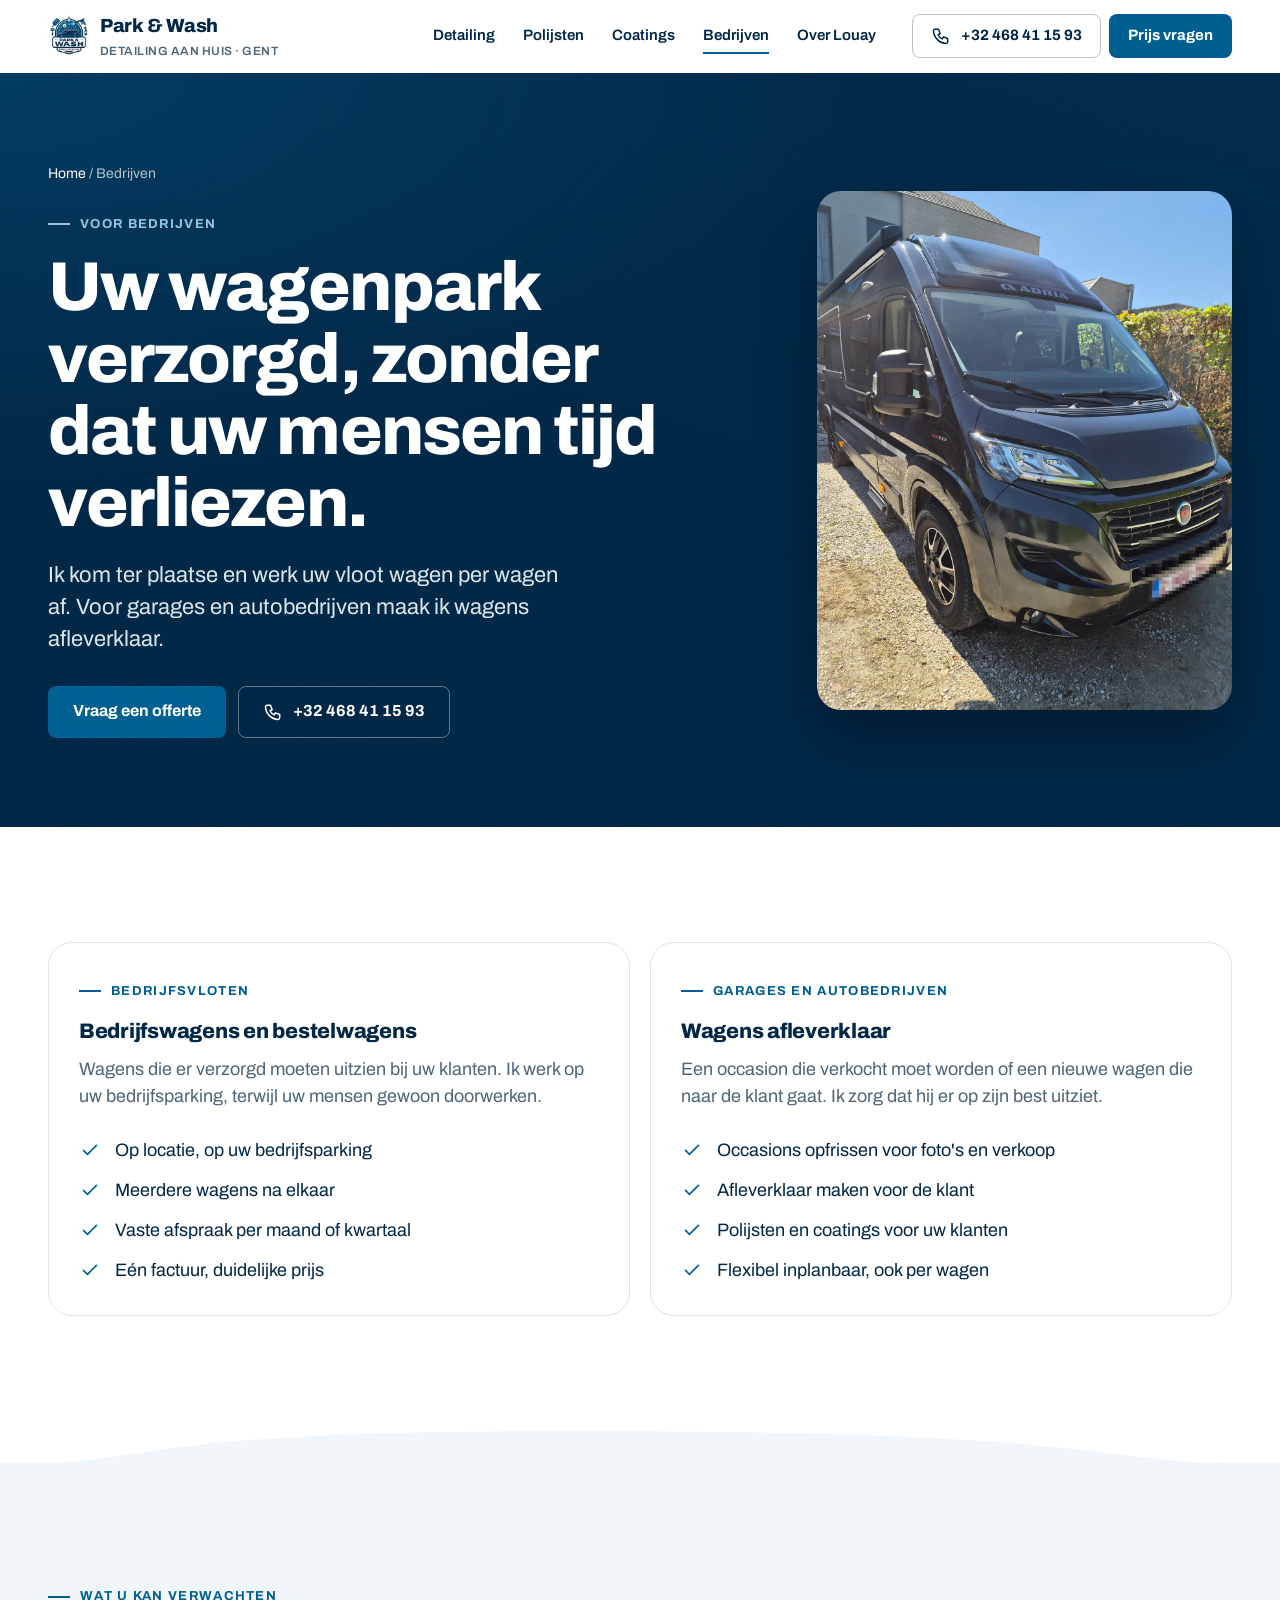
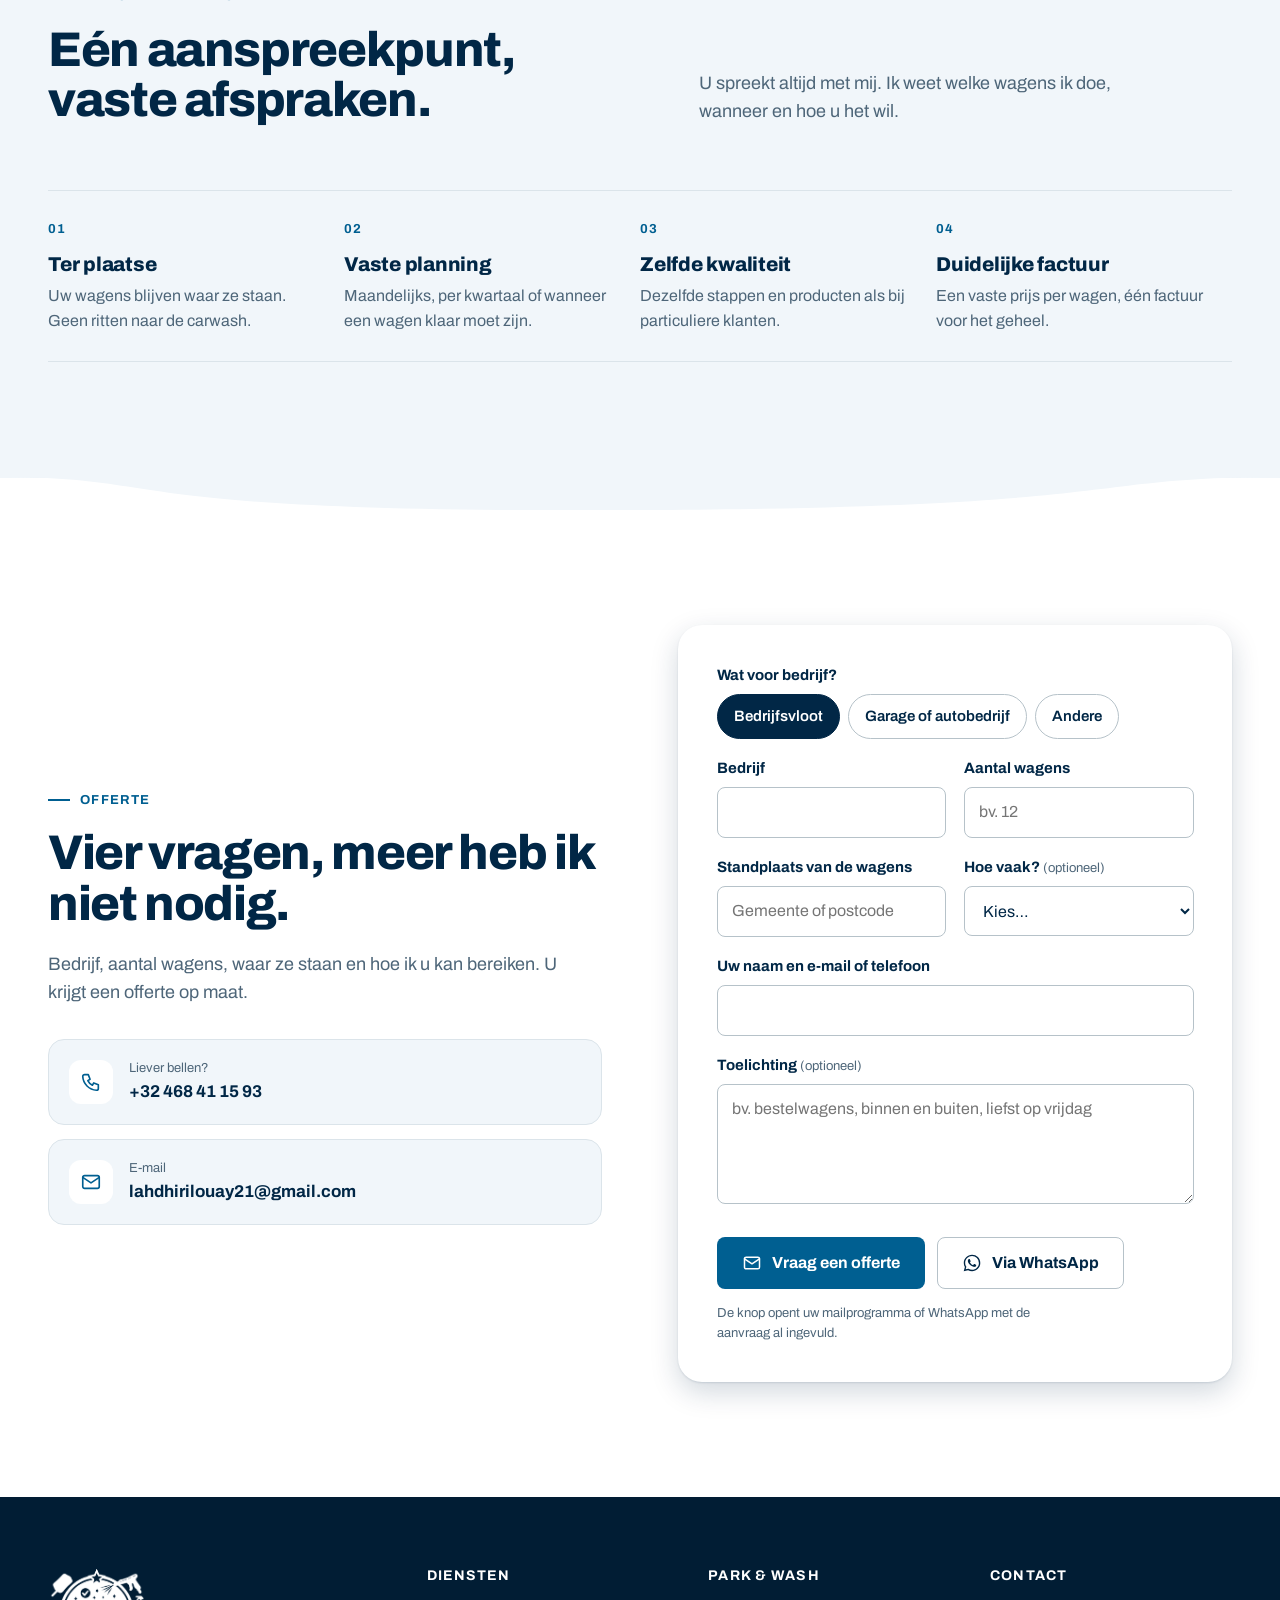
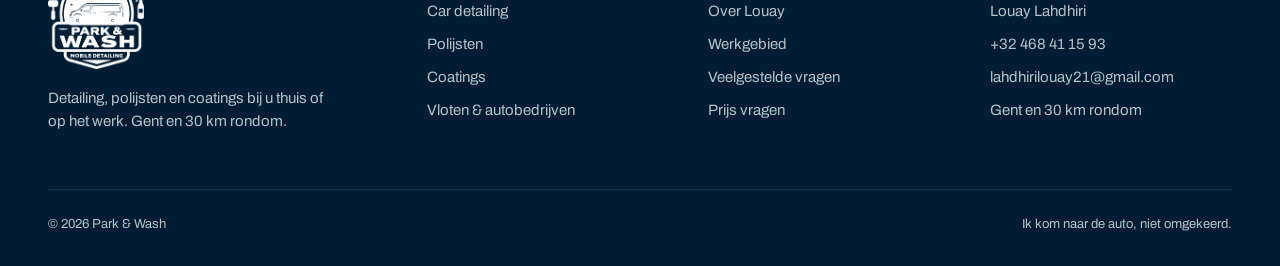
<file: zakelijk.html>
<!doctype html>
<html lang="nl-BE">
<head>
<meta charset="utf-8">
<meta name="viewport" content="width=device-width, initial-scale=1">
<title>Vlootreiniging en detailing voor autobedrijven · Park &amp; Wash</title>
<meta name="description" content="Bedrijfswagens reinigen op uw parking en wagens afleverklaar maken voor garages en autobedrijven in Gent en omstreken. Vraag een offerte.">
<link rel="canonical" href="https://www.parknwash.be/zakelijk.html">
<meta property="og:type" content="website">
<meta property="og:locale" content="nl_BE">
<meta property="og:site_name" content="Park &amp; Wash">
<meta property="og:title" content="Vlootreiniging en detailing voor autobedrijven · Park &amp; Wash">
<meta property="og:description" content="Bedrijfswagens reinigen op uw parking en wagens afleverklaar maken voor garages en autobedrijven in Gent en omstreken. Vraag een offerte.">
<meta property="og:image" content="https://www.parknwash.be/assets/img/og-parkwash.png">
<meta name="theme-color" content="#012746">
<link rel="icon" href="assets/img/merkteken-64.webp" type="image/webp">
<link rel="preconnect" href="https://fonts.googleapis.com">
<link rel="preconnect" href="https://fonts.gstatic.com" crossorigin>
<link href="https://fonts.googleapis.com/css2?family=Archivo:wght@400;500;600;700;800&display=swap" rel="stylesheet">
<link rel="stylesheet" href="assets/css/style.css">
</head>
<body>
<a class="skip" href="#inhoud">Naar de inhoud</a>
<header class="site-header">
  <div class="wrap header-inner">
    <a class="brand" href="index.html" aria-label="Park &amp; Wash, naar de startpagina">
      <img src="assets/img/merkteken-64.webp" alt="" width="40" height="42">
      <span>Park &amp; Wash<small>Detailing aan huis · Gent</small></span>
    </a>
    <nav class="nav" aria-label="Hoofdmenu"><a href="detailing.html">Detailing</a><a href="polijsten.html">Polijsten</a><a href="coatings.html">Coatings</a><a href="zakelijk.html" aria-current="page">Bedrijven</a><a href="over.html">Over Louay</a></nav>
    <div class="header-cta">
      <a class="btn btn-ghost" href="tel:+32468411593"><svg viewBox="0 0 24 24" fill="none" stroke="currentColor" stroke-width="1.8" stroke-linecap="round" stroke-linejoin="round" aria-hidden="true" ><path d="M5 4h4l2 5-2.5 1.5a11 11 0 005 5L15 13l5 2v4a2 2 0 01-2 2A16 16 0 013 6a2 2 0 012-2"/></svg> +32 468 41 15 93</a>
      <a class="btn btn-primary" href="contact.html">Prijs vragen</a>
    </div>
    <button class="menu-toggle" type="button" aria-label="Menu" aria-expanded="false" aria-controls="mnav"><svg viewBox="0 0 24 24" fill="none" stroke="currentColor" stroke-width="1.8" stroke-linecap="round" stroke-linejoin="round" aria-hidden="true" stroke-width="2"><path d="M4 7h16M4 12h16M4 17h16"/></svg></button>
  </div>
</header>
<nav class="mobile-nav" id="mnav" aria-label="Menu mobiel">
  <a class="m-link" href="index.html">Home<span>Start</span></a><a class="m-link" href="detailing.html">Detailing<span>vanaf € 159</span></a><a class="m-link" href="polijsten.html">Polijsten<span>vanaf € 269</span></a><a class="m-link" href="coatings.html">Coatings<span>op offerte</span></a><a class="m-link" href="zakelijk.html">Bedrijven<span>vloot &amp; garages</span></a><a class="m-link" href="over.html">Over Louay<span>wie ik ben</span></a>
  <a class="m-link" href="contact.html">Contact<span>prijs vragen</span></a>
  <div class="btn-row">
    <a class="btn btn-wa" href="https://wa.me/32468411593?text=Dag%20Louay%2C%20ik%20zag%20uw%20website.%20Ik%20wil%20graag%20een%20prijs.%20Mijn%20wagen%20is%20een%20...%20en%20ik%20woon%20in%20..." target="_blank" rel="noopener"><svg viewBox="0 0 24 24" aria-hidden="true" fill="currentColor"><path d="M12.04 2C6.58 2 2.13 6.45 2.13 11.91c0 1.75.46 3.45 1.32 4.95L2.05 22l5.25-1.38a9.9 9.9 0 004.74 1.21h.01c5.46 0 9.91-4.45 9.91-9.91 0-2.65-1.03-5.14-2.9-7.01A9.82 9.82 0 0012.04 2zm.01 18.15h-.01a8.2 8.2 0 01-4.19-1.15l-.3-.18-3.12.82.83-3.04-.2-.31a8.2 8.2 0 01-1.26-4.38c0-4.54 3.7-8.23 8.25-8.23 2.2 0 4.27.86 5.82 2.42a8.18 8.18 0 012.41 5.83c0 4.54-3.7 8.22-8.23 8.22zm4.52-6.16c-.25-.12-1.47-.72-1.69-.81-.23-.08-.39-.12-.56.12-.16.25-.64.81-.78.97-.14.17-.29.19-.54.06-.25-.12-1.05-.39-1.99-1.23-.74-.66-1.23-1.47-1.38-1.72-.14-.25-.02-.38.11-.51.11-.11.25-.29.37-.43.13-.15.17-.25.25-.41.08-.17.04-.31-.02-.43-.06-.12-.56-1.34-.76-1.84-.2-.48-.41-.42-.56-.43h-.48c-.17 0-.43.06-.66.31-.22.25-.86.85-.86 2.07 0 1.22.89 2.4 1.01 2.56.12.17 1.75 2.67 4.23 3.74.59.26 1.05.41 1.41.52.59.19 1.13.16 1.56.1.48-.07 1.47-.6 1.67-1.18.21-.58.21-1.07.14-1.18-.06-.1-.22-.16-.47-.28z"/></svg> WhatsApp</a>
    <a class="btn btn-ghost" href="tel:+32468411593" style="border-color:#ffffff59;color:#fff"><svg viewBox="0 0 24 24" fill="none" stroke="currentColor" stroke-width="1.8" stroke-linecap="round" stroke-linejoin="round" aria-hidden="true" ><path d="M5 4h4l2 5-2.5 1.5a11 11 0 005 5L15 13l5 2v4a2 2 0 01-2 2A16 16 0 013 6a2 2 0 012-2"/></svg> Bellen</a>
  </div>
</nav>
<main id="inhoud">
<section class="page-hero on-dark grain">
  <div class="wrap">
    <div>
      <div class="crumbs"><a href="index.html">Home</a> / Bedrijven</div>
      <span class="eyebrow">Voor bedrijven</span>
      <h1>Uw wagenpark verzorgd, zonder dat uw mensen tijd verliezen.</h1>
      <p class="lead">Ik kom ter plaatse en werk uw vloot wagen per wagen af. Voor garages en autobedrijven maak ik wagens afleverklaar.</p>
      <div class="btn-row"><a class="btn btn-primary" href="#offerte">Vraag een offerte</a><a class="btn btn-ghost" href="tel:+32468411593"><svg viewBox="0 0 24 24" fill="none" stroke="currentColor" stroke-width="1.8" stroke-linecap="round" stroke-linejoin="round" aria-hidden="true" ><path d="M5 4h4l2 5-2.5 1.5a11 11 0 005 5L15 13l5 2v4a2 2 0 01-2 2A16 16 0 013 6a2 2 0 012-2"/></svg> +32 468 41 15 93</a></div>
    </div>
    <figure class="ph-card"><img src="assets/img/15-vloot-bedrijfsparking.webp" alt="Een zwarte campervan met hoog dak staat op een grindoprit" width="1280" height="1600"></figure>
  </div>
</section>

<section class="section">
  <div class="wrap two-col">
    <div class="info-card reveal">
      <span class="eyebrow">Bedrijfsvloten</span>
      <h3>Bedrijfswagens en bestelwagens</h3>
      <p>Wagens die er verzorgd moeten uitzien bij uw klanten. Ik werk op uw bedrijfsparking, terwijl uw mensen gewoon doorwerken.</p>
      <ul class="ticks"><li><svg viewBox="0 0 24 24" fill="none" stroke="currentColor" stroke-width="1.8" stroke-linecap="round" stroke-linejoin="round" aria-hidden="true" ><path d="M5 12.5l4.2 4.2L19 7"/></svg><span>Op locatie, op uw bedrijfsparking</span></li><li><svg viewBox="0 0 24 24" fill="none" stroke="currentColor" stroke-width="1.8" stroke-linecap="round" stroke-linejoin="round" aria-hidden="true" ><path d="M5 12.5l4.2 4.2L19 7"/></svg><span>Meerdere wagens na elkaar</span></li><li><svg viewBox="0 0 24 24" fill="none" stroke="currentColor" stroke-width="1.8" stroke-linecap="round" stroke-linejoin="round" aria-hidden="true" ><path d="M5 12.5l4.2 4.2L19 7"/></svg><span>Vaste afspraak per maand of kwartaal</span></li><li><svg viewBox="0 0 24 24" fill="none" stroke="currentColor" stroke-width="1.8" stroke-linecap="round" stroke-linejoin="round" aria-hidden="true" ><path d="M5 12.5l4.2 4.2L19 7"/></svg><span>Eén factuur, duidelijke prijs</span></li></ul>
    </div>
    <div class="info-card reveal">
      <span class="eyebrow">Garages en autobedrijven</span>
      <h3>Wagens afleverklaar</h3>
      <p>Een occasion die verkocht moet worden of een nieuwe wagen die naar de klant gaat. Ik zorg dat hij er op zijn best uitziet.</p>
      <ul class="ticks"><li><svg viewBox="0 0 24 24" fill="none" stroke="currentColor" stroke-width="1.8" stroke-linecap="round" stroke-linejoin="round" aria-hidden="true" ><path d="M5 12.5l4.2 4.2L19 7"/></svg><span>Occasions opfrissen voor foto's en verkoop</span></li><li><svg viewBox="0 0 24 24" fill="none" stroke="currentColor" stroke-width="1.8" stroke-linecap="round" stroke-linejoin="round" aria-hidden="true" ><path d="M5 12.5l4.2 4.2L19 7"/></svg><span>Afleverklaar maken voor de klant</span></li><li><svg viewBox="0 0 24 24" fill="none" stroke="currentColor" stroke-width="1.8" stroke-linecap="round" stroke-linejoin="round" aria-hidden="true" ><path d="M5 12.5l4.2 4.2L19 7"/></svg><span>Polijsten en coatings voor uw klanten</span></li><li><svg viewBox="0 0 24 24" fill="none" stroke="currentColor" stroke-width="1.8" stroke-linecap="round" stroke-linejoin="round" aria-hidden="true" ><path d="M5 12.5l4.2 4.2L19 7"/></svg><span>Flexibel inplanbaar, ook per wagen</span></li></ul>
    </div>
  </div>
</section>

<svg class="wave wave-top" style="color:#f1f6fa" viewBox="0 0 800 80" preserveAspectRatio="none" aria-hidden="true"><path d="M0 80C106.8 80 67.64 0 356 0C715.64 0 666.8 80 800 80V80Z"/></svg>
<section class="section section-tint">
  <div class="wrap">
    <div class="section-head reveal">
      <div><span class="eyebrow">Wat u kan verwachten</span><h2>Eén aanspreekpunt, vaste afspraken.</h2></div>
      <p>U spreekt altijd met mij. Ik weet welke wagens ik doe, wanneer en hoe u het wil.</p>
    </div>
    <div class="features">
      <div class="feature reveal"><span class="k">01</span><h3>Ter plaatse</h3><p>Uw wagens blijven waar ze staan. Geen ritten naar de carwash.</p></div>
      <div class="feature reveal"><span class="k">02</span><h3>Vaste planning</h3><p>Maandelijks, per kwartaal of wanneer een wagen klaar moet zijn.</p></div>
      <div class="feature reveal"><span class="k">03</span><h3>Zelfde kwaliteit</h3><p>Dezelfde stappen en producten als bij particuliere klanten.</p></div>
      <div class="feature reveal"><span class="k">04</span><h3>Duidelijke factuur</h3><p>Een vaste prijs per wagen, één factuur voor het geheel.</p></div>
    </div>
  </div>
</section>
<svg class="wave wave-bottom" style="color:#f1f6fa" viewBox="0 0 800 80" preserveAspectRatio="none" aria-hidden="true"><path d="M0 0C106.8 0 67.64 80 356 80C715.64 80 666.8 0 800 0V0Z"/></svg>

<section class="section" id="offerte">
  <div class="wrap split">
    <div class="reveal">
      <span class="eyebrow">Offerte</span>
      <h2>Vier vragen, meer heb ik niet nodig.</h2>
      <p>Bedrijf, aantal wagens, waar ze staan en hoe ik u kan bereiken. U krijgt een offerte op maat.</p>
      <ul class="contact-list mt-m" style="--x:0">
        <li><a href="tel:+32468411593" style="background:var(--surface-2);border-color:var(--line-soft);color:var(--ink)"><span class="ic" style="background:#fff;color:var(--accent)"><svg viewBox="0 0 24 24" fill="none" stroke="currentColor" stroke-width="1.8" stroke-linecap="round" stroke-linejoin="round" aria-hidden="true" ><path d="M5 4h4l2 5-2.5 1.5a11 11 0 005 5L15 13l5 2v4a2 2 0 01-2 2A16 16 0 013 6a2 2 0 012-2"/></svg></span><span><small style="color:var(--ink-muted)">Liever bellen?</small><strong>+32 468 41 15 93</strong></span></a></li>
        <li><a href="mailto:lahdhirilouay21@gmail.com" style="background:var(--surface-2);border-color:var(--line-soft);color:var(--ink)"><span class="ic" style="background:#fff;color:var(--accent)"><svg viewBox="0 0 24 24" fill="none" stroke="currentColor" stroke-width="1.8" stroke-linecap="round" stroke-linejoin="round" aria-hidden="true" ><rect x="3" y="5" width="18" height="14" rx="2"/><path d="M3 7l9 6 9-6"/></svg></span><span><small style="color:var(--ink-muted)">E-mail</small><strong>lahdhirilouay21@gmail.com</strong></span></a></li>
      </ul>
    </div>
    <div class="reveal"><form class="form-card" data-message="zakelijk" novalidate>
  <div class="form-grid">
    <div class="field full">
      <label>Wat voor bedrijf?</label>
      <div class="choice">
        <label><input type="radio" name="type" value="Bedrijfsvloot" checked><span>Bedrijfsvloot</span></label>
        <label><input type="radio" name="type" value="Garage / autobedrijf"><span>Garage of autobedrijf</span></label>
        <label><input type="radio" name="type" value="Andere"><span>Andere</span></label>
      </div>
    </div>
    <div class="field">
      <label for="bedrijf">Bedrijf</label>
      <input id="bedrijf" name="bedrijf" required autocomplete="organization">
    </div>
    <div class="field">
      <label for="aantal">Aantal wagens</label>
      <input id="aantal" name="aantal" inputmode="numeric" placeholder="bv. 12" required>
    </div>
    <div class="field">
      <label for="standplaats">Standplaats van de wagens</label>
      <input id="standplaats" name="standplaats" placeholder="Gemeente of postcode" required>
    </div>
    <div class="field">
      <label for="frequentie">Hoe vaak? <span class="hint">(optioneel)</span></label>
      <select id="frequentie" name="frequentie">
        <option value="">Kies…</option>
        <option>Eenmalig</option>
        <option>Elke maand</option>
        <option>Elk kwartaal</option>
        <option>Per wagen, wanneer nodig</option>
      </select>
    </div>
    <div class="field full">
      <label for="contact">Uw naam en e-mail of telefoon</label>
      <input id="contact" name="contact" required>
    </div>
    <div class="field full">
      <label for="bericht-z">Toelichting <span class="hint">(optioneel)</span></label>
      <textarea id="bericht-z" name="bericht" placeholder="bv. bestelwagens, binnen en buiten, liefst op vrijdag"></textarea>
    </div>
  </div>
  <p class="form-error" role="alert">Vul de verplichte velden in, dan stuur ik u een offerte.</p>
  <div class="form-actions">
    <button class="btn btn-primary" type="submit" data-via="mail"><svg viewBox="0 0 24 24" fill="none" stroke="currentColor" stroke-width="1.8" stroke-linecap="round" stroke-linejoin="round" aria-hidden="true" ><rect x="3" y="5" width="18" height="14" rx="2"/><path d="M3 7l9 6 9-6"/></svg> Vraag een offerte</button>
    <button class="btn btn-ghost" type="submit" data-via="wa"><svg viewBox="0 0 24 24" aria-hidden="true" fill="currentColor"><path d="M12.04 2C6.58 2 2.13 6.45 2.13 11.91c0 1.75.46 3.45 1.32 4.95L2.05 22l5.25-1.38a9.9 9.9 0 004.74 1.21h.01c5.46 0 9.91-4.45 9.91-9.91 0-2.65-1.03-5.14-2.9-7.01A9.82 9.82 0 0012.04 2zm.01 18.15h-.01a8.2 8.2 0 01-4.19-1.15l-.3-.18-3.12.82.83-3.04-.2-.31a8.2 8.2 0 01-1.26-4.38c0-4.54 3.7-8.23 8.25-8.23 2.2 0 4.27.86 5.82 2.42a8.18 8.18 0 012.41 5.83c0 4.54-3.7 8.22-8.23 8.22zm4.52-6.16c-.25-.12-1.47-.72-1.69-.81-.23-.08-.39-.12-.56.12-.16.25-.64.81-.78.97-.14.17-.29.19-.54.06-.25-.12-1.05-.39-1.99-1.23-.74-.66-1.23-1.47-1.38-1.72-.14-.25-.02-.38.11-.51.11-.11.25-.29.37-.43.13-.15.17-.25.25-.41.08-.17.04-.31-.02-.43-.06-.12-.56-1.34-.76-1.84-.2-.48-.41-.42-.56-.43h-.48c-.17 0-.43.06-.66.31-.22.25-.86.85-.86 2.07 0 1.22.89 2.4 1.01 2.56.12.17 1.75 2.67 4.23 3.74.59.26 1.05.41 1.41.52.59.19 1.13.16 1.56.1.48-.07 1.47-.6 1.67-1.18.21-.58.21-1.07.14-1.18-.06-.1-.22-.16-.47-.28z"/></svg> Via WhatsApp</button>
  </div>
  <p class="form-note">De knop opent uw mailprogramma of WhatsApp met de aanvraag al ingevuld.</p>
</form></div>
  </div>
</section>
</main>
<footer class="site-footer">
  <div class="wrap">
    <div class="footer-grid">
      <div class="footer-brand">
        <img src="assets/img/logo-parkwash-wit.webp" alt="Park &amp; Wash mobile detailing" width="96" height="100" loading="lazy">
        <p>Detailing, polijsten en coatings bij u thuis of op het werk. Gent en 30 km rondom.</p>
      </div>
      <div>
        <h4>Diensten</h4>
        <ul>
          <li><a href="detailing.html">Car detailing</a></li>
          <li><a href="polijsten.html">Polijsten</a></li>
          <li><a href="coatings.html">Coatings</a></li>
          <li><a href="zakelijk.html">Vloten &amp; autobedrijven</a></li>
        </ul>
      </div>
      <div>
        <h4>Park &amp; Wash</h4>
        <ul>
          <li><a href="over.html">Over Louay</a></li>
          <li><a href="over.html#werkgebied">Werkgebied</a></li>
          <li><a href="over.html#vragen">Veelgestelde vragen</a></li>
          <li><a href="contact.html">Prijs vragen</a></li>
        </ul>
      </div>
      <div>
        <h4>Contact</h4>
        <ul>
          <li>Louay Lahdhiri</li>
          <li><a href="tel:+32468411593">+32 468 41 15 93</a></li>
          <li><a href="mailto:lahdhirilouay21@gmail.com">lahdhirilouay21@gmail.com</a></li>
          <li>Gent en 30 km rondom</li>
        </ul>
      </div>
    </div>
    <div class="footer-bottom">
      <span>© <span data-year>2026</span> Park &amp; Wash</span>
      <span>Ik kom naar de auto, niet omgekeerd.</span>
    </div>
  </div>
</footer>
<a class="wa-float" href="https://wa.me/32468411593?text=Dag%20Louay%2C%20ik%20zag%20uw%20website.%20Ik%20wil%20graag%20een%20prijs.%20Mijn%20wagen%20is%20een%20...%20en%20ik%20woon%20in%20..." target="_blank" rel="noopener" aria-label="Stuur een WhatsApp-bericht"><svg viewBox="0 0 24 24" aria-hidden="true" fill="currentColor"><path d="M12.04 2C6.58 2 2.13 6.45 2.13 11.91c0 1.75.46 3.45 1.32 4.95L2.05 22l5.25-1.38a9.9 9.9 0 004.74 1.21h.01c5.46 0 9.91-4.45 9.91-9.91 0-2.65-1.03-5.14-2.9-7.01A9.82 9.82 0 0012.04 2zm.01 18.15h-.01a8.2 8.2 0 01-4.19-1.15l-.3-.18-3.12.82.83-3.04-.2-.31a8.2 8.2 0 01-1.26-4.38c0-4.54 3.7-8.23 8.25-8.23 2.2 0 4.27.86 5.82 2.42a8.18 8.18 0 012.41 5.83c0 4.54-3.7 8.22-8.23 8.22zm4.52-6.16c-.25-.12-1.47-.72-1.69-.81-.23-.08-.39-.12-.56.12-.16.25-.64.81-.78.97-.14.17-.29.19-.54.06-.25-.12-1.05-.39-1.99-1.23-.74-.66-1.23-1.47-1.38-1.72-.14-.25-.02-.38.11-.51.11-.11.25-.29.37-.43.13-.15.17-.25.25-.41.08-.17.04-.31-.02-.43-.06-.12-.56-1.34-.76-1.84-.2-.48-.41-.42-.56-.43h-.48c-.17 0-.43.06-.66.31-.22.25-.86.85-.86 2.07 0 1.22.89 2.4 1.01 2.56.12.17 1.75 2.67 4.23 3.74.59.26 1.05.41 1.41.52.59.19 1.13.16 1.56.1.48-.07 1.47-.6 1.67-1.18.21-.58.21-1.07.14-1.18-.06-.1-.22-.16-.47-.28z"/></svg></a>
<script src="assets/js/main.js" defer></script>
</body>
</html>
</file>
<file: assets/css/style.css>
/* Park & Wash — stijl volgt de huidige parknwash.be
   Kleuren: navy #012746, blauw #005f91, licht #f1f6fa. Lettertype: Archivo. */

:root {
  --ink: #012746;
  --ink-muted: #4e6679;
  --accent: #005f91;
  --accent-dark: #004a72;
  --surface: #ffffff;
  --surface-2: #f1f6fa;
  --line: #b6c2c9;
  --line-soft: #dbe4ea;
  --muted-on-dark: #b6c2c9;
  --wa: #25d366;

  --font: "Archivo", "Segoe UI", system-ui, Arial, sans-serif;

  --r-btn: 8px;
  --r-card: 16px;
  --r-plate: 24px;

  --shadow-2: 0 1px 1px #01274614, 0 4px 10px #0127461a;
  --shadow-3: 0 1px 2px #0127461f, 0 10px 28px #0127462e;

  --ease: cubic-bezier(.16, .84, .3, 1);
  --wrap: 1240px;
  --gutter: clamp(16px, 5vw, 48px);
  --header-h: 72px;

  --grain: url("data:image/svg+xml,%3Csvg xmlns='http://www.w3.org/2000/svg' width='140' height='140'%3E%3Cfilter id='k' x='0' y='0'%3E%3CfeTurbulence type='fractalNoise' baseFrequency='0.9' numOctaves='2' stitchTiles='stitch'/%3E%3C/filter%3E%3Crect width='140' height='140' filter='url(%23k)' opacity='0.6'/%3E%3C/svg%3E");
}

*, *::before, *::after { box-sizing: border-box; }
html { -webkit-text-size-adjust: 100%; scroll-behavior: smooth; scroll-padding-top: calc(var(--header-h) + 16px); }
body {
  margin: 0;
  background: var(--surface);
  color: var(--ink);
  font-family: var(--font);
  font-size: clamp(16px, 1.05vw + 12px, 18px);
  line-height: 1.55;
  -webkit-font-smoothing: antialiased;
  overflow-x: hidden;
}
img { max-width: 100%; display: block; height: auto; }
a { color: var(--accent); text-underline-offset: 3px; }
a:hover { color: var(--accent-dark); }
:focus-visible { outline: 3px solid var(--accent); outline-offset: 3px; border-radius: 4px; }
.on-dark :focus-visible { outline-color: #fff; }

h1, h2, h3, h4 { margin: 0; font-weight: 800; letter-spacing: -.028em; line-height: 1.04; }
h1 { font-size: clamp(40px, 6.2vw, 84px); }
h2 { font-size: clamp(31px, 3.8vw, 54px); }
h3 { font-size: clamp(21px, 1.6vw, 26px); letter-spacing: -.012em; line-height: 1.15; }
p { margin: 0 0 1em; }
p:last-child { margin-bottom: 0; }

.wrap { width: min(100% - 2 * var(--gutter), var(--wrap)); margin-inline: auto; }
.skip { position: absolute; left: -9999px; top: 8px; background: var(--ink); color: #fff; padding: 10px 16px; border-radius: var(--r-btn); z-index: 100; }
.skip:focus { left: 16px; }

.eyebrow {
  display: inline-flex; align-items: center; gap: 10px;
  font-size: 13px; font-weight: 700; letter-spacing: .1em; text-transform: uppercase;
  color: var(--accent); margin-bottom: 18px;
}
.eyebrow::before { content: ""; width: 22px; height: 2px; background: currentColor; }
.on-dark .eyebrow { color: #8fc6e6; }
.lead { font-size: clamp(18px, 1.3vw + 10px, 22px); line-height: 1.45; color: var(--ink-muted); max-width: 40ch; }
.on-dark .lead { color: var(--muted-on-dark); }
.muted { color: var(--ink-muted); }
.small { font-size: 14px; }

/* ---------- Knoppen ---------- */
.btn {
  display: inline-flex; align-items: center; justify-content: center; gap: 10px;
  min-height: 52px; padding: 0 24px;
  border-radius: var(--r-btn); border: 1.5px solid transparent;
  font: inherit; font-weight: 700; font-size: 16px; text-decoration: none; cursor: pointer;
  transition: background .2s, color .2s, border-color .2s, transform .2s var(--ease);
}
.btn:active { transform: translateY(1px); }
.btn svg { width: 20px; height: 20px; flex: none; }
.btn-primary { background: var(--accent); color: #fff; }
.btn-primary:hover { background: var(--accent-dark); color: #fff; }
.btn-ink { background: var(--ink); color: #fff; }
.btn-ink:hover { background: #02385f; color: #fff; }
.btn-ghost { border-color: var(--line); color: var(--ink); background: transparent; }
.btn-ghost:hover { border-color: var(--ink); color: var(--ink); }
.on-dark .btn-ghost { border-color: #ffffff59; color: #fff; }
.on-dark .btn-ghost:hover { border-color: #fff; color: #fff; }
.btn-wa { background: var(--wa); color: #06361a; }
.btn-wa:hover { background: #1fbf5b; color: #06361a; }
.btn-row { display: flex; flex-wrap: wrap; gap: 12px; }

/* ---------- Header ---------- */
.site-header {
  position: sticky; top: 0; z-index: 50;
  background: #ffffffeb; backdrop-filter: saturate(1.4) blur(12px); -webkit-backdrop-filter: saturate(1.4) blur(12px);
  border-bottom: 1px solid transparent; transition: border-color .2s;
}
.site-header.scrolled { border-bottom-color: var(--line-soft); }
.header-inner { display: flex; align-items: center; gap: 24px; height: var(--header-h); }
.brand { display: flex; align-items: center; gap: 12px; text-decoration: none; color: var(--ink); font-weight: 800; font-size: 19px; letter-spacing: -.02em; margin-right: auto; }
.brand img { width: 40px; height: 42px; border-radius: 6px; }
.brand small { display: block; font-size: 12px; font-weight: 600; letter-spacing: .04em; color: var(--ink-muted); text-transform: uppercase; margin-top: 1px; }
.nav { display: flex; align-items: center; gap: 4px; }
.nav a {
  position: relative; padding: 10px 12px; color: var(--ink); text-decoration: none;
  font-size: 15px; font-weight: 600; border-radius: 6px;
}
.nav a::after { content: ""; position: absolute; left: 12px; right: 12px; bottom: 4px; height: 2px; background: var(--accent); transform: scaleX(0); transform-origin: left; transition: transform .3s var(--ease); }
.nav a:hover::after, .nav a[aria-current="page"]::after { transform: scaleX(1); }
.header-cta { display: flex; gap: 8px; }
.header-cta .btn { min-height: 44px; padding: 0 18px; font-size: 15px; }
.menu-toggle { display: none; width: 44px; height: 44px; border: 1.5px solid var(--line); border-radius: var(--r-btn); background: #fff; color: var(--ink); cursor: pointer; align-items: center; justify-content: center; }
.menu-toggle svg { width: 22px; height: 22px; }

@media (max-width: 1080px) {
  .nav, .header-cta .btn-ghost { display: none; }
  .menu-toggle { display: inline-flex; }
}
@media (max-width: 520px) {
  .header-cta { display: none; }
  .brand small { display: none; }
}

.mobile-nav {
  position: fixed; inset: var(--header-h) 0 0 0; z-index: 49;
  background: var(--ink); color: #fff; padding: 24px var(--gutter) 40px;
  display: flex; flex-direction: column; overflow-y: auto;
  opacity: 0; visibility: hidden; transform: translateY(-8px);
  transition: opacity .25s, transform .3s var(--ease), visibility .25s;
}
.mobile-nav.open { opacity: 1; visibility: visible; transform: none; }
.mobile-nav a.m-link { color: #fff; text-decoration: none; font-size: 28px; font-weight: 800; letter-spacing: -.02em; padding: 14px 0; border-bottom: 1px solid #ffffff1f; display: flex; justify-content: space-between; align-items: center; }
.mobile-nav a.m-link span { font-size: 14px; font-weight: 600; color: var(--muted-on-dark); letter-spacing: 0; }
.mobile-nav .btn-row { margin-top: 28px; }
.mobile-nav .btn { flex: 1 1 200px; }
body.menu-open { overflow: hidden; }

/* ---------- Secties ---------- */
.section { padding-block: clamp(72px, 9vw, 128px); position: relative; }
.section-tint { background: var(--surface-2); }
.section-navy { background: var(--ink); color: #fff; isolation: isolate; }
.section-navy::before {
  content: ""; position: absolute; inset: 0; z-index: -1; pointer-events: none;
  background:
    radial-gradient(120% 96% at 10% -6%, #005f9147 0%, transparent 62%),
    linear-gradient(196deg, #005f9112, transparent 48%);
}
.grain::after { content: ""; position: absolute; inset: 0; pointer-events: none; background-image: var(--grain); opacity: .07; mix-blend-mode: overlay; z-index: 0; }
.section > .wrap { position: relative; z-index: 1; }

/* golvende overgang, zoals op de oude site */
.wave { display: block; width: 100%; height: clamp(18px, 2.6vw, 34px); position: relative; z-index: 2; }
.wave path { fill: currentColor; }
.wave-top { margin-bottom: -1px; }
.wave-bottom { margin-top: -1px; }

.section-head { display: grid; grid-template-columns: minmax(0, 1.1fr) minmax(0, 1fr); gap: 24px 64px; align-items: end; margin-bottom: clamp(40px, 5vw, 72px); }
.section-head p { color: var(--ink-muted); max-width: 46ch; }
.on-dark .section-head p { color: var(--muted-on-dark); }
@media (max-width: 860px) { .section-head { grid-template-columns: 1fr; } }

/* ---------- Hero ---------- */
.hero { position: relative; min-height: min(88svh, 860px); display: flex; align-items: flex-end; color: #fff; isolation: isolate; overflow: hidden; }
.hero-media { position: absolute; inset: 0; z-index: -2; }
.hero-media img { width: 100%; height: 100%; object-fit: cover; object-position: 50% 55%; transform: scale(1.04); animation: heroZoom 14s var(--ease) forwards; }
@keyframes heroZoom { to { transform: scale(1); } }
.hero::before { content: ""; position: absolute; inset: 0; z-index: -1; background: linear-gradient(0deg, #012746f2 0%, #012746b3 34%, #01274626 70%, #01274640 100%), linear-gradient(90deg, #012746a6 0%, transparent 60%); }
.hero-inner { padding-block: 140px clamp(56px, 7vw, 96px); }
.hero h1 { max-width: 13ch; }
.hero .lead { color: #dbe6ec; margin-top: 22px; max-width: 44ch; }
.hero .btn-row { margin-top: 34px; }
.hero-facts { display: flex; flex-wrap: wrap; gap: 10px 28px; margin-top: 44px; padding-top: 24px; border-top: 1px solid #ffffff2e; font-size: 15px; color: #dbe6ec; }
.hero-facts span { display: inline-flex; align-items: center; gap: 8px; }
.hero-facts svg { width: 18px; height: 18px; color: #8fc6e6; }

.page-hero { position: relative; color: #fff; background: var(--ink); isolation: isolate; overflow: hidden; }
.page-hero::before { content: ""; position: absolute; inset: 0; z-index: -1; pointer-events: none; background: radial-gradient(110% 90% at 0% 0%, #005f9157 0%, transparent 60%), linear-gradient(196deg, #005f9112, transparent 48%); }
.page-hero .wrap { display: grid; grid-template-columns: minmax(0, 1.25fr) minmax(0, .75fr); gap: clamp(32px, 6vw, 96px); align-items: center; padding-block: clamp(56px, 7vw, 96px); }
.page-hero h1 { font-size: clamp(38px, 5.4vw, 72px); max-width: 15ch; }
.page-hero .lead { color: #dbe6ec; margin-top: 20px; }
.page-hero .btn-row { margin-top: 30px; }
.page-hero .ph-card { margin: 0; border-radius: var(--r-plate); overflow: hidden; aspect-ratio: 4 / 5; box-shadow: 0 30px 60px #0000004d; position: relative; }
.page-hero .ph-card img { width: 100%; height: 100%; object-fit: cover; }
.page-hero .ph-card figcaption { position: absolute; left: 14px; bottom: 14px; right: 14px; width: fit-content; font-size: 13px; background: #012746b3; backdrop-filter: blur(6px); padding: 7px 12px; border-radius: 8px; }
.hero-price { display: inline-flex; align-items: baseline; gap: 8px; margin-top: 26px; padding: 10px 16px; border-radius: 12px; background: #ffffff12; border: 1px solid #ffffff26; font-size: 15px; color: #dbe6ec; }
.hero-price strong { font-size: 24px; color: #fff; letter-spacing: -.02em; }
@media (max-width: 860px) { .page-hero .wrap { grid-template-columns: 1fr; } .page-hero .ph-card { aspect-ratio: 16 / 11; max-height: 420px; } }
.crumbs { font-size: 14px; color: var(--muted-on-dark); margin-bottom: 22px; }
.crumbs a { color: #fff; text-decoration: none; }
.crumbs a:hover { text-decoration: underline; color: #fff; }

/* ---------- Diensten (home) ---------- */
.services { display: grid; grid-template-columns: repeat(12, 1fr); gap: 20px; }
.svc {
  position: relative; border-radius: var(--r-plate); overflow: hidden; min-height: 420px;
  display: flex; flex-direction: column; justify-content: flex-end; color: #fff; text-decoration: none; isolation: isolate;
  grid-column: span 4;
}
.svc.wide { grid-column: span 8; }
.svc img { position: absolute; inset: 0; width: 100%; height: 100%; object-fit: cover; z-index: -2; transition: transform .8s var(--ease); }
.svc::before { content: ""; position: absolute; inset: 0; z-index: -1; background: linear-gradient(0deg, #012746f0 0%, #0127468c 42%, #01274614 75%); }
.svc:hover img { transform: scale(1.04); }
.svc-body { padding: 28px; }
.svc .price { display: inline-block; font-size: 14px; font-weight: 700; background: #ffffff1f; border: 1px solid #ffffff33; padding: 5px 12px; border-radius: 999px; margin-bottom: 14px; backdrop-filter: blur(6px); }
.svc h3 { font-size: clamp(24px, 2.2vw, 32px); }
.svc p { color: #dbe6ec; margin-top: 10px; max-width: 38ch; }
.svc .more { display: inline-flex; align-items: center; gap: 8px; margin-top: 18px; font-weight: 700; font-size: 15px; }
.svc .more svg { width: 18px; height: 18px; transition: transform .3s var(--ease); }
.svc:hover .more svg { transform: translateX(4px); }
.svc:hover { color: #fff; }
@media (max-width: 960px) { .svc, .svc.wide { grid-column: span 12; min-height: 360px; } }
@media (min-width: 961px) and (max-width: 1180px) { .svc { grid-column: span 6; } .svc.wide { grid-column: span 12; } }

/* ---------- Prijskaarten ---------- */
.price-grid { display: grid; grid-template-columns: repeat(3, minmax(0, 1fr)); gap: 20px; }
@media (max-width: 960px) { .price-grid { grid-template-columns: 1fr; } }
.price-card {
  background: #fff; border: 1px solid var(--line-soft); border-radius: var(--r-plate);
  padding: clamp(26px, 2.6vw, 36px); display: flex; flex-direction: column; box-shadow: var(--shadow-2);
}
.price-card.featured { background: var(--ink); color: #fff; border-color: var(--ink); box-shadow: var(--shadow-3); position: relative; }
.price-card .tag { align-self: flex-start; font-size: 12px; font-weight: 700; letter-spacing: .08em; text-transform: uppercase; color: var(--accent); background: #005f911a; padding: 5px 10px; border-radius: 999px; margin-bottom: 18px; }
.price-card.featured .tag { color: #fff; background: var(--accent); }
.price-card h3 { margin-bottom: 8px; }
.price-card .desc { color: var(--ink-muted); font-size: 16px; }
.price-card.featured .desc { color: var(--muted-on-dark); }
.amount { display: flex; align-items: baseline; gap: 8px; margin: 26px 0 4px; }
.amount .from { font-size: 15px; font-weight: 600; color: var(--ink-muted); }
.featured .amount .from { color: var(--muted-on-dark); }
.amount .num { font-size: clamp(44px, 4.2vw, 60px); font-weight: 800; letter-spacing: -.04em; line-height: 1; }
.amount .cur { font-size: 26px; font-weight: 700; }
.vat { font-size: 13px; color: var(--ink-muted); margin-bottom: 22px; }
.featured .vat { color: var(--muted-on-dark); }
.checks { list-style: none; padding: 0; margin: 0 0 28px; display: grid; gap: 10px; font-size: 16px; }
.checks li { display: grid; grid-template-columns: 22px 1fr; gap: 10px; align-items: start; }
.checks svg { width: 20px; height: 20px; margin-top: 3px; color: var(--accent); }
.featured .checks svg { color: #8fc6e6; }
.price-card .btn { margin-top: auto; width: 100%; }
.featured .btn-ghost { border-color: #ffffff59; color: #fff; }
.featured .btn-ghost:hover { border-color: #fff; color: #fff; }

/* Extras */
.extras { display: grid; grid-template-columns: repeat(2, minmax(0, 1fr)); gap: 16px; margin-top: 20px; }
@media (max-width: 760px) { .extras { grid-template-columns: 1fr; } }
.extra { display: flex; align-items: center; gap: 18px; padding: 22px 24px; border-radius: var(--r-card); background: #fff; border: 1px solid var(--line-soft); }
.extra .ic { flex: none; width: 48px; height: 48px; border-radius: 12px; display: grid; place-items: center; background: var(--surface-2); color: var(--accent); }
.extra .ic svg { width: 24px; height: 24px; }
.extra h4 { font-size: 18px; letter-spacing: -.01em; margin-bottom: 2px; }
.extra p { color: var(--ink-muted); font-size: 15px; margin: 0; }
.extra .plus { margin-left: auto; font-weight: 800; font-size: 22px; white-space: nowrap; }

/* Prijslijst compact (home) */
.rate-list { list-style: none; margin: 0; padding: 0; border-top: 1px solid #ffffff26; }
.rate-list li { display: grid; grid-template-columns: 1fr auto; gap: 16px; align-items: baseline; padding: 20px 0; border-bottom: 1px solid #ffffff26; }
.rate-list .n { font-weight: 700; font-size: 19px; }
.rate-list .n small { display: block; font-weight: 400; font-size: 15px; color: var(--muted-on-dark); margin-top: 2px; }
.rate-list .p { font-weight: 800; font-size: 22px; white-space: nowrap; }
.rate-list .p small { font-weight: 500; font-size: 13px; color: var(--muted-on-dark); margin-right: 6px; }

/* ---------- Split / tekst + beeld ---------- */
.split { display: grid; grid-template-columns: minmax(0, 1fr) minmax(0, 1fr); gap: clamp(32px, 6vw, 96px); align-items: center; }
.split.reverse > :first-child { order: 2; }
@media (max-width: 900px) { .split { grid-template-columns: 1fr; } .split.reverse > :first-child { order: 0; } }
.split h2 { margin-bottom: 22px; }
.split p { color: var(--ink-muted); max-width: 52ch; }
.on-dark .split p, .split.on-dark p { color: var(--muted-on-dark); }
.photo { border-radius: var(--r-plate); overflow: hidden; position: relative; background: var(--surface-2); }
.photo img { width: 100%; height: 100%; object-fit: cover; }
.photo.tall { aspect-ratio: 4 / 5; }
.photo.wide { aspect-ratio: 3 / 2; }
.photo figcaption { position: absolute; left: 16px; bottom: 16px; right: 16px; font-size: 13px; color: #fff; background: #012746b3; backdrop-filter: blur(6px); padding: 8px 12px; border-radius: 8px; width: fit-content; }

.ticks { list-style: none; padding: 0; margin: 26px 0 0; display: grid; gap: 12px; }
.ticks li { display: grid; grid-template-columns: 26px 1fr; gap: 10px; }
.ticks svg { width: 22px; height: 22px; color: var(--accent); margin-top: 2px; }
.on-dark .ticks svg { color: #8fc6e6; }

/* ---------- Stappen (foto-rij) ---------- */
.steps { display: grid; grid-template-columns: repeat(4, minmax(0, 1fr)); gap: 16px; counter-reset: s; }
.steps.seven { grid-template-columns: repeat(4, minmax(0, 1fr)); }
@media (max-width: 1000px) { .steps, .steps.seven { grid-template-columns: repeat(2, minmax(0, 1fr)); } }
@media (max-width: 460px) { .steps, .steps.seven { grid-template-columns: 1fr 1fr; gap: 10px; } }
.step { margin: 0; }
.step .ph { aspect-ratio: 4 / 5; border-radius: var(--r-card); overflow: hidden; position: relative; }
.step .ph img { width: 100%; height: 100%; object-fit: cover; transition: transform .7s var(--ease); }
.step:hover .ph img { transform: scale(1.04); }
.step .num { position: absolute; top: 12px; left: 12px; font-size: 13px; font-weight: 800; color: var(--ink); background: #fff; border-radius: 999px; padding: 4px 10px; }
.step figcaption { margin-top: 12px; font-weight: 700; font-size: 16px; line-height: 1.3; }
.step-note { display: flex; flex-direction: column; justify-content: center; padding: 24px; border-radius: var(--r-card); background: var(--ink); color: #fff; }
.step-note strong { font-size: 22px; letter-spacing: -.02em; display: block; margin-bottom: 8px; }
.step-note p { color: var(--muted-on-dark); font-size: 15px; }

/* ---------- Voor / na ---------- */
.ba { position: relative; border-radius: var(--r-plate); overflow: hidden; aspect-ratio: 3 / 2; user-select: none; touch-action: pan-y; background: var(--ink); --pos: 50%; }
.ba img { position: absolute; inset: 0; width: 100%; height: 100%; object-fit: cover; pointer-events: none; }
.ba .after { clip-path: inset(0 0 0 var(--pos)); }
.ba .handle { position: absolute; top: 0; bottom: 0; left: var(--pos); width: 2px; background: #fff; transform: translateX(-1px); pointer-events: none; }
.ba .handle::after { content: ""; position: absolute; top: 50%; left: 50%; width: 46px; height: 46px; transform: translate(-50%, -50%); border-radius: 50%; background: #fff url("data:image/svg+xml,%3Csvg xmlns='http://www.w3.org/2000/svg' viewBox='0 0 24 24' fill='none' stroke='%23012746' stroke-width='2.2' stroke-linecap='round' stroke-linejoin='round'%3E%3Cpath d='M9 6l-6 6 6 6M15 6l6 6-6 6'/%3E%3C/svg%3E") center / 22px no-repeat; box-shadow: var(--shadow-3); }
.ba input { position: absolute; inset: 0; width: 100%; height: 100%; opacity: 0; cursor: ew-resize; margin: 0; }
.ba .lbl { position: absolute; top: 14px; font-size: 13px; font-weight: 700; color: #fff; background: #012746b3; backdrop-filter: blur(6px); padding: 5px 11px; border-radius: 999px; pointer-events: none; }
.ba .lbl.l { left: 14px; } .ba .lbl.r { right: 14px; }
.ba-cap { margin-top: 12px; font-size: 15px; color: var(--ink-muted); }
.on-dark .ba-cap { color: var(--muted-on-dark); }
.pair { display: grid; grid-template-columns: 1fr 1fr; gap: 12px; }
.pair figure { margin: 0; position: relative; border-radius: var(--r-card); overflow: hidden; aspect-ratio: 4 / 5; }
.pair figure img { width: 100%; height: 100%; object-fit: cover; }
.pair .lbl { position: absolute; top: 12px; left: 12px; font-size: 13px; font-weight: 700; color: #fff; background: #012746b3; padding: 5px 11px; border-radius: 999px; }
.work-grid { display: grid; grid-template-columns: minmax(0, 1.5fr) minmax(0, 1fr); gap: 20px; align-items: start; }
@media (max-width: 900px) { .work-grid { grid-template-columns: 1fr; } }

/* ---------- Polijststappen uitleg ---------- */
.stage-bar { display: flex; gap: 6px; margin: 4px 0 20px; }
.stage-bar i { height: 6px; flex: 1; border-radius: 3px; background: var(--line-soft); }
.stage-bar i.on { background: var(--accent); }
.featured .stage-bar i { background: #ffffff26; }
.featured .stage-bar i.on { background: #8fc6e6; }

/* ---------- Kenmerken ---------- */
.features { display: grid; grid-template-columns: repeat(4, minmax(0, 1fr)); gap: 0; border-top: 1px solid var(--line-soft); }
.on-dark .features { border-color: #ffffff26; }
@media (max-width: 960px) { .features { grid-template-columns: 1fr 1fr; } }
@media (max-width: 560px) { .features { grid-template-columns: 1fr; } }
.feature { padding: 28px 28px 28px 0; border-bottom: 1px solid var(--line-soft); }
.on-dark .feature { border-color: #ffffff26; }
.feature .k { font-size: 13px; font-weight: 700; color: var(--accent); letter-spacing: .06em; margin-bottom: 14px; display: block; }
.on-dark .feature .k { color: #8fc6e6; }
.feature h3 { font-size: 20px; margin-bottom: 8px; }
.feature p { color: var(--ink-muted); font-size: 16px; }
.on-dark .feature p { color: var(--muted-on-dark); }

/* ---------- Merken ---------- */
.brands { display: flex; flex-wrap: wrap; align-items: center; justify-content: space-between; gap: 28px 48px; }
.brands img { height: 34px; width: auto; filter: grayscale(1); opacity: .75; transition: filter .3s, opacity .3s; }
.brands img:hover { filter: none; opacity: 1; }
.brands-row { display: grid; grid-template-columns: auto 1fr; gap: 32px 64px; align-items: center; }
@media (max-width: 860px) { .brands-row { grid-template-columns: 1fr; } .brands { justify-content: flex-start; } .brands img { height: 26px; } }

/* ---------- FAQ ---------- */
.faq { border-top: 1px solid var(--line-soft); }
.faq details { border-bottom: 1px solid var(--line-soft); }
.faq summary { list-style: none; cursor: pointer; display: flex; justify-content: space-between; align-items: center; gap: 24px; padding: 24px 0; font-weight: 700; font-size: clamp(18px, 1.3vw, 21px); letter-spacing: -.01em; }
.faq summary::-webkit-details-marker { display: none; }
.faq summary .pm { flex: none; width: 32px; height: 32px; border-radius: 50%; border: 1.5px solid var(--line); position: relative; transition: transform .3s var(--ease), background .2s; }
.faq summary .pm::before, .faq summary .pm::after { content: ""; position: absolute; left: 50%; top: 50%; width: 12px; height: 2px; background: var(--ink); transform: translate(-50%, -50%); }
.faq summary .pm::after { transform: translate(-50%, -50%) rotate(90deg); transition: transform .3s var(--ease); }
.faq details[open] .pm { background: var(--ink); border-color: var(--ink); }
.faq details[open] .pm::before, .faq details[open] .pm::after { background: #fff; }
.faq details[open] .pm::after { transform: translate(-50%, -50%) rotate(0); }
.faq .ans { padding: 0 56px 26px 0; color: var(--ink-muted); max-width: 70ch; }

/* ---------- Gemeenten ---------- */
.towns { display: flex; flex-wrap: wrap; gap: 8px; list-style: none; padding: 0; margin: 0; }
.towns li { font-size: 15px; padding: 8px 14px; border-radius: 999px; background: #fff; border: 1px solid var(--line-soft); }
.towns li span { color: var(--ink-muted); margin-left: 6px; font-size: 13px; }
.towns li.home { background: var(--ink); color: #fff; border-color: var(--ink); font-weight: 700; }
.on-dark .towns li { background: #ffffff12; border-color: #ffffff26; }
.on-dark .towns li span { color: var(--muted-on-dark); }

/* ---------- Formulieren ---------- */
.form-card { background: #fff; color: var(--ink); border-radius: var(--r-plate); padding: clamp(24px, 3vw, 40px); box-shadow: var(--shadow-3); }
.form-grid { display: grid; grid-template-columns: 1fr 1fr; gap: 18px; }
.form-grid .full { grid-column: 1 / -1; }
@media (max-width: 600px) { .form-grid { grid-template-columns: 1fr; } }
.field label { display: block; font-weight: 700; font-size: 15px; margin-bottom: 7px; }
.field .hint { font-weight: 400; color: var(--ink-muted); font-size: 13px; }
.field input, .field select, .field textarea {
  width: 100%; min-height: 50px; padding: 12px 14px; font: inherit; font-size: 16px; color: var(--ink);
  border: 1.5px solid var(--line); border-radius: var(--r-btn); background: #fff; transition: border-color .2s, box-shadow .2s;
}
.field textarea { min-height: 120px; resize: vertical; }
.field input:focus, .field select:focus, .field textarea:focus { outline: none; border-color: var(--accent); box-shadow: 0 0 0 3px #005f9129; }
.choice { display: flex; flex-wrap: wrap; gap: 8px; }
.choice label { position: relative; margin: 0; font-weight: 600; font-size: 15px; cursor: pointer; }
.choice input { position: absolute; opacity: 0; pointer-events: none; }
.choice span { display: inline-block; padding: 10px 16px; border: 1.5px solid var(--line); border-radius: 999px; transition: all .2s; }
.choice input:checked + span { background: var(--ink); border-color: var(--ink); color: #fff; }
.choice input:focus-visible + span { outline: 3px solid var(--accent); outline-offset: 2px; }
.form-actions { display: flex; flex-wrap: wrap; gap: 12px; margin-top: 24px; align-items: center; }
.form-note { font-size: 13px; color: var(--ink-muted); margin-top: 14px; }
.form-error { display: none; color: #b42318; font-size: 14px; font-weight: 600; margin-top: 12px; }
.form-error.show { display: block; }

/* ---------- Contactblokken ---------- */
.contact-list { list-style: none; padding: 0; margin: 0; display: grid; gap: 14px; }
.contact-list a, .contact-list div { display: flex; align-items: center; gap: 16px; padding: 18px 20px; border-radius: var(--r-card); background: #ffffff0f; border: 1px solid #ffffff1f; color: #fff; text-decoration: none; transition: background .2s; }
.contact-list a:hover { background: #ffffff1c; color: #fff; }
.contact-list .ic { width: 44px; height: 44px; border-radius: 12px; display: grid; place-items: center; background: #ffffff14; flex: none; }
.contact-list .ic svg { width: 22px; height: 22px; }
.contact-list small { display: block; color: var(--muted-on-dark); font-size: 13px; }
.contact-list strong { font-size: 17px; word-break: break-word; }

/* ---------- CTA band ---------- */
.cta-band { display: grid; grid-template-columns: minmax(0, 1.3fr) auto; gap: 32px; align-items: center; }
.cta-band h2 { max-width: 18ch; }
.cta-band p { color: var(--muted-on-dark); margin-top: 16px; max-width: 46ch; }
@media (max-width: 860px) { .cta-band { grid-template-columns: 1fr; } }

/* ---------- Footer ---------- */
.site-footer { background: #011d34; color: var(--muted-on-dark); padding: 72px 0 32px; font-size: 15px; }
.footer-grid { display: grid; grid-template-columns: 1.4fr 1fr 1fr 1fr; gap: 40px; }
@media (max-width: 900px) { .footer-grid { grid-template-columns: 1fr 1fr; } }
@media (max-width: 520px) { .footer-grid { grid-template-columns: 1fr; } }
.footer-brand img { width: 96px; height: auto; margin-bottom: 18px; }
.footer-brand p { max-width: 32ch; }
.site-footer h4 { color: #fff; font-size: 14px; letter-spacing: .08em; text-transform: uppercase; margin-bottom: 16px; font-weight: 700; }
.site-footer ul { list-style: none; padding: 0; margin: 0; display: grid; gap: 10px; }
.site-footer a { color: var(--muted-on-dark); text-decoration: none; }
.site-footer a:hover { color: #fff; }
.footer-bottom { display: flex; flex-wrap: wrap; justify-content: space-between; gap: 12px; margin-top: 56px; padding-top: 24px; border-top: 1px solid #ffffff1a; font-size: 13px; }

/* zwevende WhatsApp-knop op mobiel */
.wa-float { position: fixed; right: 16px; bottom: 16px; z-index: 40; width: 56px; height: 56px; border-radius: 50%; background: var(--wa); color: #06361a; display: none; place-items: center; box-shadow: var(--shadow-3); }
.wa-float svg { width: 28px; height: 28px; }
@media (max-width: 760px) { .wa-float { display: grid; } }

/* ---------- Verschijnen bij scrollen ---------- */
.reveal { opacity: 0; transform: translateY(18px); transition: opacity .8s var(--ease), transform .8s var(--ease); }
.reveal.in { opacity: 1; transform: none; }
@media (prefers-reduced-motion: reduce) {
  html { scroll-behavior: auto; }
  .reveal { opacity: 1; transform: none; transition: none; }
  .hero-media img { animation: none; transform: none; }
  * { transition-duration: 0s !important; }
}

/* helpers */
.mt-s { margin-top: 16px; } .mt-m { margin-top: 32px; } .mt-l { margin-top: 56px; }
.center { text-align: center; }
.stack > * + * { margin-top: 20px; }
.note-box { border-left: 3px solid var(--accent); padding: 4px 0 4px 18px; color: var(--ink-muted); font-size: 16px; }
.two-col { display: grid; grid-template-columns: 1fr 1fr; gap: 20px; }
@media (max-width: 760px) { .two-col { grid-template-columns: 1fr; } }
.info-card { padding: 30px; border-radius: var(--r-plate); background: #fff; border: 1px solid var(--line-soft); }
.info-card h3 { margin-bottom: 12px; }
.info-card p { color: var(--ink-muted); }
.on-dark .info-card { background: #ffffff0d; border-color: #ffffff1f; }
.on-dark .info-card p { color: var(--muted-on-dark); }

/* knoppen in witte formulierkaart op donkere achtergrond */
.on-dark .form-card .btn-ghost { border-color: var(--line); color: var(--ink); }
.on-dark .form-card .btn-ghost:hover { border-color: var(--ink); color: var(--ink); }
.on-dark .form-card :focus-visible { outline-color: var(--accent); }
</file>
